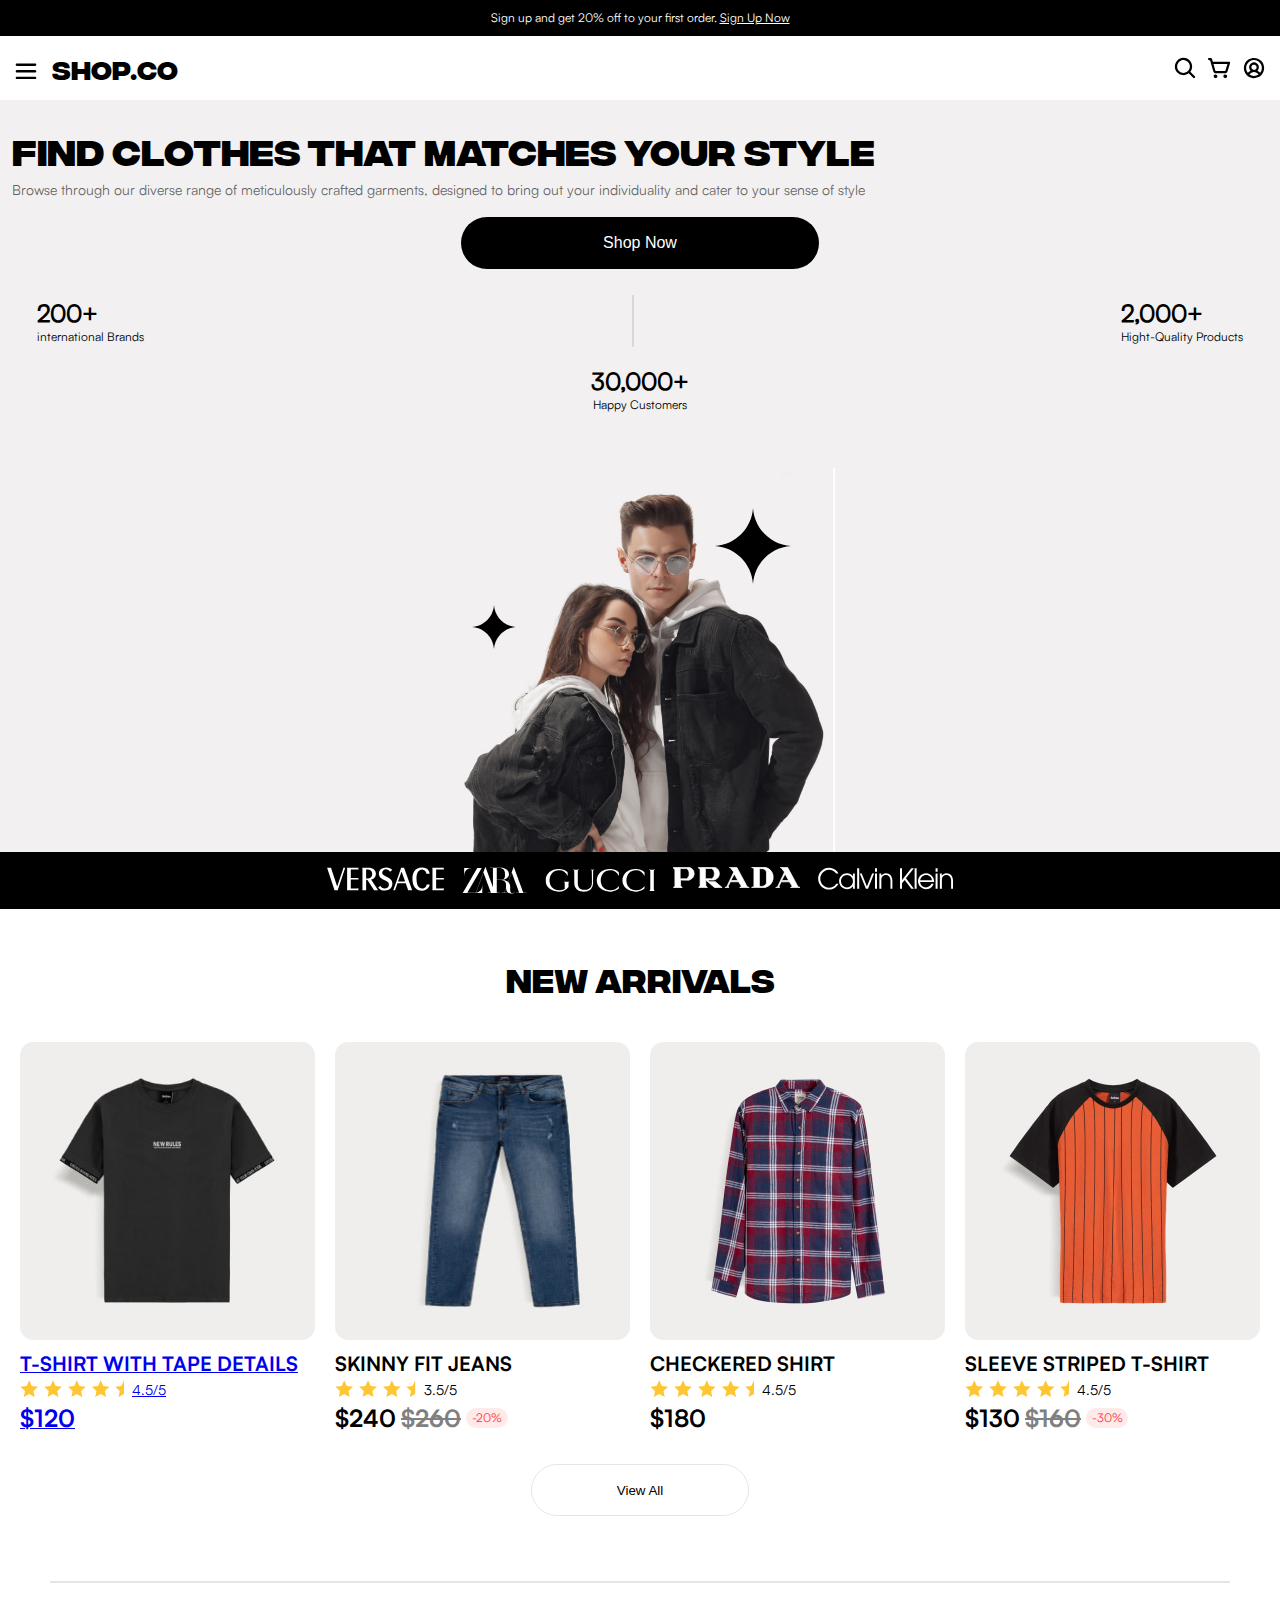
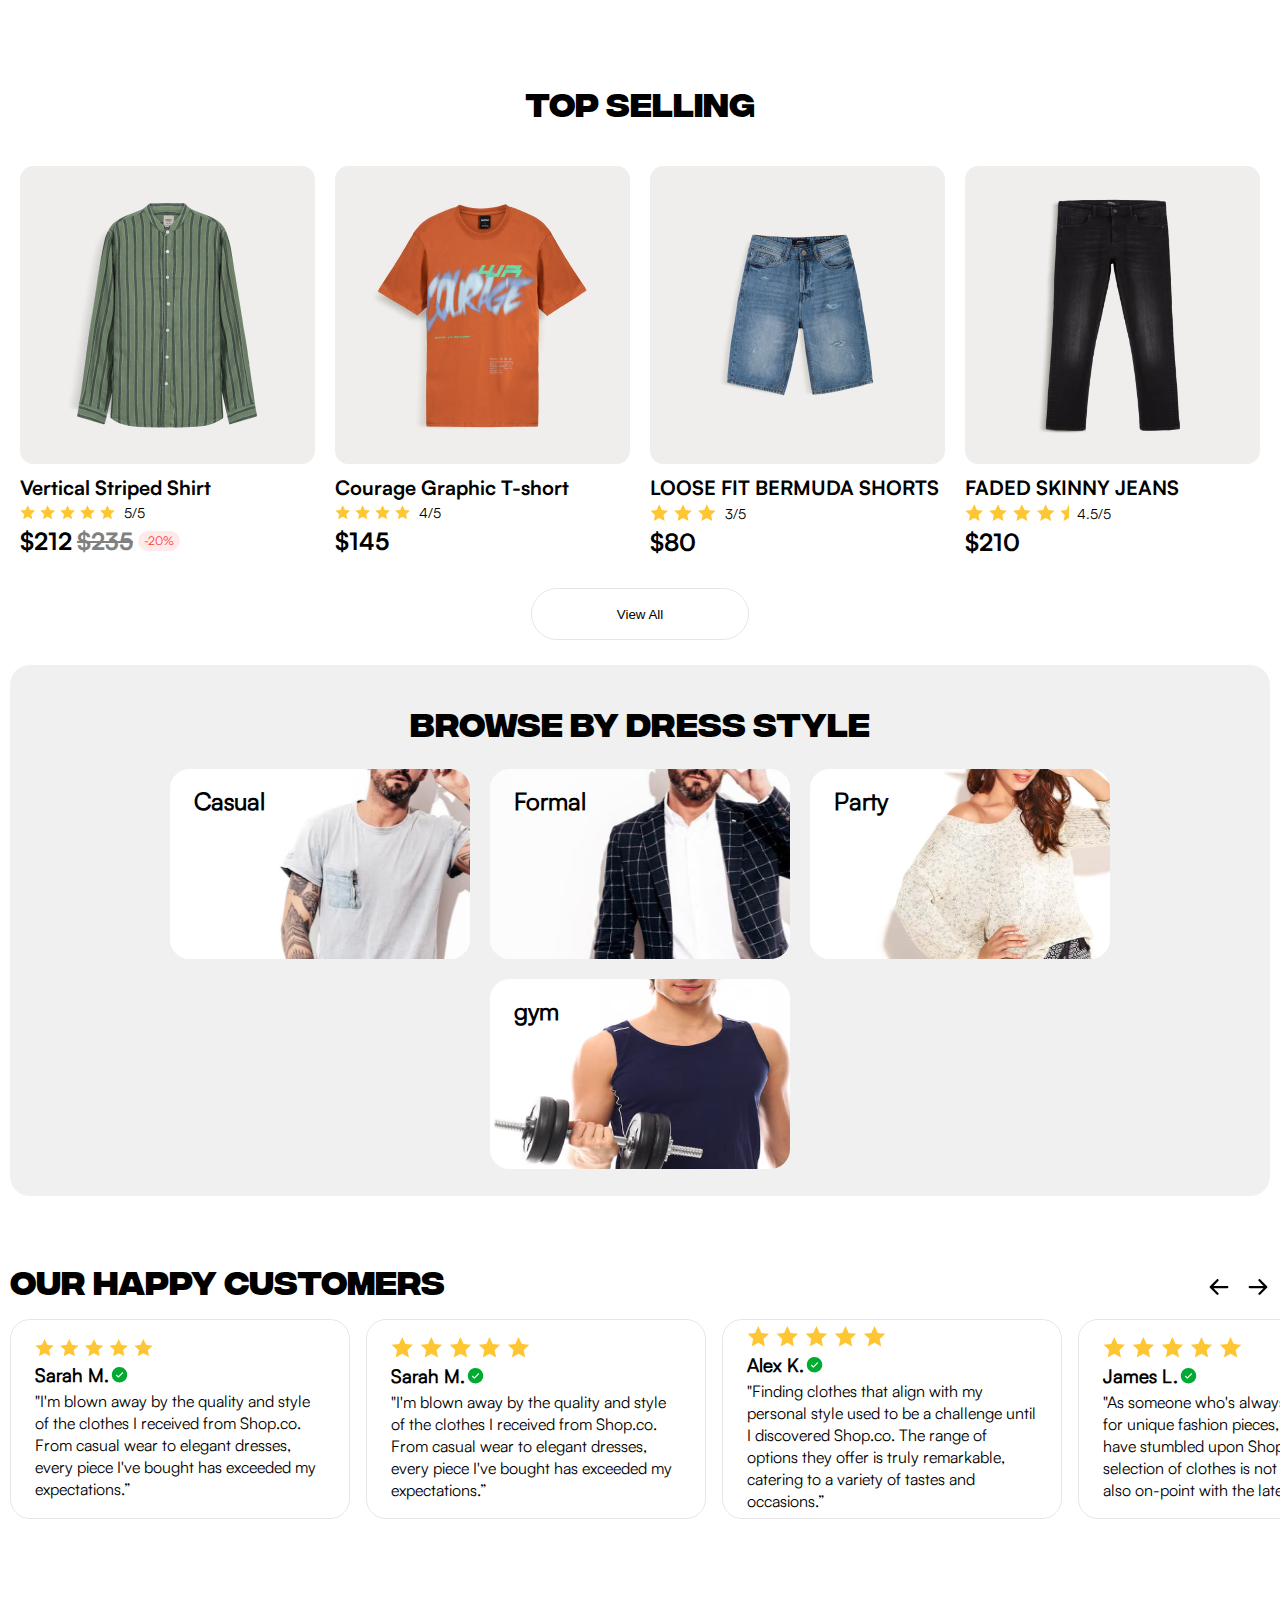
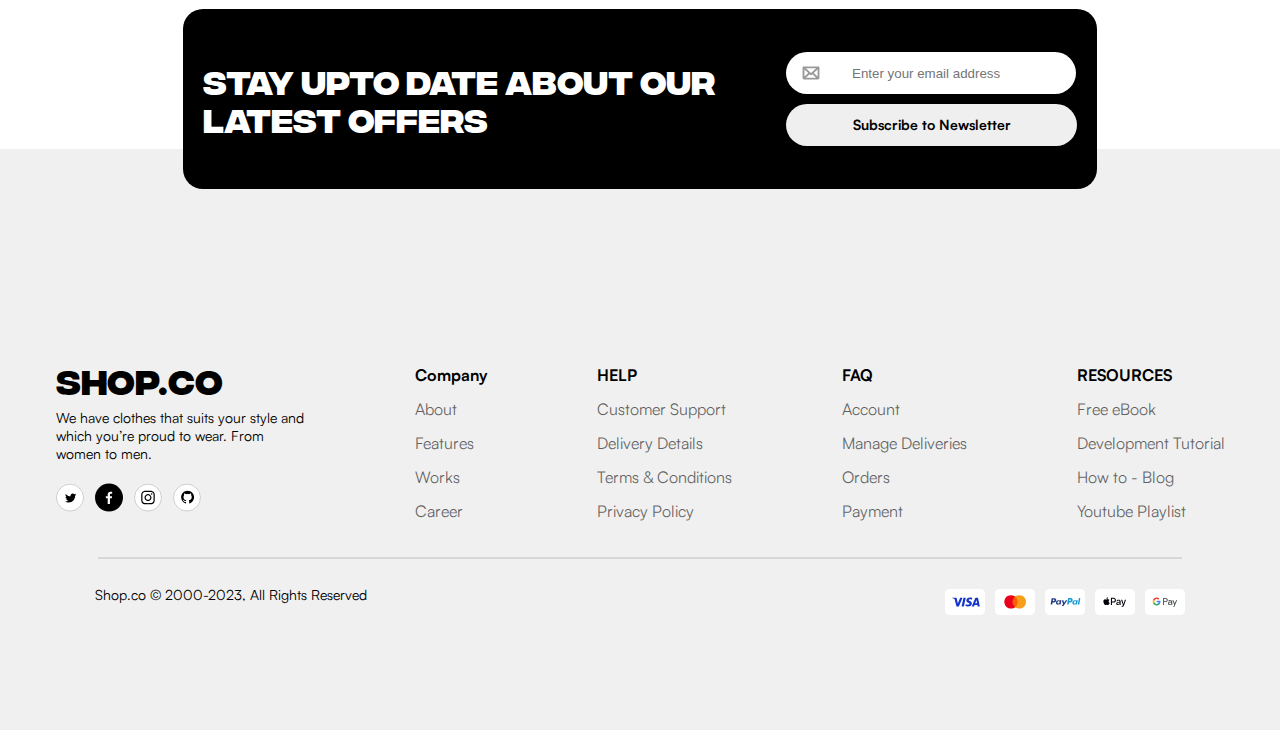
<file: index.html>
<html lang="en">
  <head>
    <meta charset="UTF-8" />
    <meta name="viewport" content="width=device-width, initial-scale=1.0" />
    <meta name="description" content="Find clothes that matches your style">
    <link rel="stylesheet" href="src/style.css" />
    <link href="https://fonts.googleapis.com/css2?family=Kanit:wght@400;700&display=swap" rel="stylesheet">
    <title>SHOP.CO</title>
  </head>
  <body>
    <header>
      <div class="offer">
        <p>
          Sign up and get 20% off to your first order. <a href="#"
            >Sign Up Now</a
          >
        </p>
        <div class="action">
          <svg width="14" height="14" viewBox="0 0 14 14" fill="none" xmlns="http://www.w3.org/2000/svg">
            <path d="M13.2882 11.9617C13.4644 12.1378 13.5633 12.3767 13.5633 12.6258C13.5633 12.8749 13.4644 13.1137 13.2882 13.2898C13.1121 13.466 12.8733 13.5649 12.6242 13.5649C12.3751 13.5649 12.1362 13.466 11.9601 13.2898L6.99997 8.32812L2.03825 13.2883C1.86213 13.4644 1.62326 13.5633 1.37418 13.5633C1.12511 13.5633 0.886243 13.4644 0.710122 13.2883C0.534002 13.1122 0.435059 12.8733 0.435059 12.6242C0.435059 12.3751 0.534002 12.1363 0.710122 11.9602L5.67184 7L0.711685 2.03828C0.535564 1.86216 0.436621 1.62329 0.436621 1.37422C0.436621 1.12515 0.535564 0.886276 0.711685 0.710156C0.887805 0.534036 1.12668 0.435092 1.37575 0.435092C1.62482 0.435092 1.86369 0.534036 2.03981 0.710156L6.99997 5.67187L11.9617 0.709374C12.1378 0.533254 12.3767 0.434311 12.6257 0.434311C12.8748 0.434311 13.1137 0.533254 13.2898 0.709374C13.4659 0.885495 13.5649 1.12437 13.5649 1.37344C13.5649 1.62251 13.4659 1.86138 13.2898 2.0375L8.32809 7L13.2882 11.9617Z" fill="white"/>
          </svg>            
        </div>
      </div>
      <nav>
        <div class="nav-content">
          <div class="nav-logo">
            <button class="mobile-menu-btn">
              <svg width="22" height="22" viewBox="0 0 20 10" class="bi-list" fill="none" xmlns="http://www.w3.org/2000/svg">
                <path d="M19.375 8C19.375 8.29837 19.2565 8.58452 19.0455 8.79549C18.8345 9.00647 18.5484 9.125 18.25 9.125H1.75C1.45163 9.125 1.16548 9.00647 0.954505 8.79549C0.743526 8.58452 0.625 8.29837 0.625 8C0.625 7.70163 0.743526 7.41548 0.954505 7.2045C1.16548 6.99353 1.45163 6.875 1.75 6.875H18.25C18.5484 6.875 18.8345 6.99353 19.0455 7.2045C19.2565 7.41548 19.375 7.70163 19.375 8ZM1.75 3.125H18.25C18.5484 3.125 18.8345 3.00647 19.0455 2.7955C19.2565 2.58452 19.375 2.29837 19.375 2C19.375 1.70163 19.2565 1.41548 19.0455 1.2045C18.8345 0.993526 18.5484 0.875 18.25 0.875H1.75C1.45163 0.875 1.16548 0.993526 0.954505 1.2045C0.743526 1.41548 0.625 1.70163 0.625 2C0.625 2.29837 0.743526 2.58452 0.954505 2.7955C1.16548 3.00647 1.45163 3.125 1.75 3.125ZM18.25 12.875H1.75C1.45163 12.875 1.16548 12.9935 0.954505 13.2045C0.743526 13.4155 0.625 13.7016 0.625 14C0.625 14.2984 0.743526 14.5845 0.954505 14.7955C1.16548 15.0065 1.45163 15.125 1.75 15.125H18.25C18.5484 15.125 18.8345 15.0065 19.0455 14.7955C19.2565 14.5845 19.375 14.2984 19.375 14C19.375 13.7016 19.2565 13.4155 19.0455 13.2045C18.8345 12.9935 18.5484 12.875 18.25 12.875Z" fill="black"/>
              </svg>
            </button>
            <a href="index.html">
              <span class="brand-name">SHOP.CO</span>
            </a>
          </div>

          <!--For lg devices-->
          <div class="nav-options">
            <ul class="menu_options">
              <li class="shop">
                Shop
                <svg width="12" height="7" viewBox="0 0 12 7" fill="none" class="menu-btn" xmlns="http://www.w3.org/2000/svg">
                  <path d="M11.5306 1.53061L6.5306 6.53061C6.46092 6.60053 6.37813 6.65601 6.28696 6.69386C6.1958 6.73172 6.09806 6.7512 5.99935 6.7512C5.90064 6.7512 5.8029 6.73172 5.71173 6.69386C5.62057 6.65601 5.53778 6.60053 5.4681 6.53061L0.468098 1.53061C0.327202 1.38972 0.248047 1.19862 0.248047 0.999362C0.248047 0.800105 0.327202 0.609009 0.468098 0.468112C0.608994 0.327216 0.800091 0.248062 0.999348 0.248062C1.19861 0.248062 1.3897 0.327216 1.5306 0.468112L5.99997 4.93749L10.4693 0.467488C10.6102 0.326592 10.8013 0.247437 11.0006 0.247437C11.1999 0.247437 11.391 0.326592 11.5318 0.467488C11.6727 0.608384 11.7519 0.79948 11.7519 0.998738C11.7519 1.198 11.6727 1.38909 11.5318 1.52999L11.5306 1.53061Z" fill="black"/>
                  </svg>
                  <div class="shop-menu hidden">
                    <ul>
                      <li class="shop-menu-option" data-goto='top-selling-section'>TOP SELLING</li>
                      <li class="shop-menu-option" data-goto='browse-section'>BROWSE BY DRESS STYLE</li>
                      <li class="shop-menu-option" data-goto='newslist'>LEATEST OFFERS</li>
                    </ul>
                  </div>
              </li>
              <li>On Sale</li>
              <li class="new-arrival-btn" data-goto="new-arrivals-section">New Arrivals</li>
              <li>Brands</li>
              <li>
                <div class="search-field">
                    <div class="search-icon">
                      <svg width="22" height="22" viewBox="0 0 22 22" fill="none" xmlns="http://www.w3.org/2000/svg">
                        <path d="M20.7958 19.2041L16.3436 14.75C17.6785 13.0104 18.3018 10.8282 18.0869 8.64606C17.872 6.46389 16.8352 4.44515 15.1866 2.99936C13.538 1.55356 11.4013 0.78898 9.20972 0.860705C7.01817 0.932429 4.93595 1.83509 3.38546 3.38558C1.83497 4.93607 0.932307 7.01829 0.860583 9.20984C0.788858 11.4014 1.55344 13.5382 2.99924 15.1867C4.44503 16.8353 6.46377 17.8722 8.64594 18.087C10.8281 18.3019 13.0103 17.6787 14.7499 16.3437L19.2058 20.8006C19.3105 20.9053 19.4347 20.9883 19.5714 21.0449C19.7081 21.1015 19.8547 21.1307 20.0027 21.1307C20.1507 21.1307 20.2972 21.1015 20.434 21.0449C20.5707 20.9883 20.6949 20.9053 20.7996 20.8006C20.9042 20.696 20.9872 20.5717 21.0439 20.435C21.1005 20.2983 21.1296 20.1517 21.1296 20.0037C21.1296 19.8557 21.1005 19.7092 21.0439 19.5725C20.9872 19.4357 20.9042 19.3115 20.7996 19.2069L20.7958 19.2041ZM3.12487 9.49999C3.12487 8.23914 3.49876 7.0066 4.19925 5.95823C4.89975 4.90987 5.89539 4.09277 7.06026 3.61026C8.22514 3.12775 9.50694 3.00151 10.7436 3.24749C11.9802 3.49347 13.1161 4.10063 14.0077 4.99219C14.8992 5.88375 15.5064 7.01966 15.7524 8.25629C15.9984 9.49292 15.8721 10.7747 15.3896 11.9396C14.9071 13.1045 14.09 14.1001 13.0416 14.8006C11.9933 15.5011 10.7607 15.875 9.49987 15.875C7.80965 15.8733 6.18915 15.201 4.99398 14.0059C3.79882 12.8107 3.12661 11.1902 3.12487 9.49999Z" fill="black" fill-opacity="0.4"/>
                      </svg>                        
                    </div>
                    <div class="search">
                      <input type="text" placeholder="Search for products..." />
                    </div>
                  </div>
                </div>
              </li>
            </ul>

          <div class="nav-btns">
            <a href="">
              <svg width="22" height="22" viewBox="0 0 22 22" fill="none" class="bi-search" xmlns="http://www.w3.org/2000/svg">
                <path d="M20.7958 19.2041L16.3436 14.75C17.6785 13.0104 18.3018 10.8282 18.0869 8.64606C17.872 6.46389 16.8352 4.44515 15.1866 2.99936C13.538 1.55356 11.4013 0.78898 9.20972 0.860705C7.01817 0.932429 4.93595 1.83509 3.38546 3.38558C1.83497 4.93607 0.932307 7.01829 0.860583 9.20984C0.788858 11.4014 1.55344 13.5382 2.99924 15.1867C4.44503 16.8353 6.46377 17.8722 8.64594 18.087C10.8281 18.3019 13.0103 17.6787 14.7499 16.3437L19.2058 20.8006C19.3105 20.9053 19.4347 20.9883 19.5714 21.0449C19.7081 21.1015 19.8547 21.1307 20.0027 21.1307C20.1507 21.1307 20.2972 21.1015 20.434 21.0449C20.5707 20.9883 20.6949 20.9053 20.7996 20.8006C20.9042 20.696 20.9872 20.5717 21.0439 20.435C21.1005 20.2983 21.1296 20.1517 21.1296 20.0037C21.1296 19.8557 21.1005 19.7092 21.0439 19.5725C20.9872 19.4357 20.9042 19.3115 20.7996 19.2069L20.7958 19.2041ZM3.12487 9.49999C3.12487 8.23914 3.49876 7.0066 4.19925 5.95823C4.89975 4.90987 5.89539 4.09277 7.06026 3.61026C8.22514 3.12775 9.50694 3.00151 10.7436 3.24749C11.9802 3.49347 13.1161 4.10063 14.0077 4.99219C14.8992 5.88375 15.5064 7.01966 15.7524 8.25629C15.9984 9.49292 15.8721 10.7747 15.3896 11.9396C14.9071 13.1045 14.09 14.1001 13.0416 14.8006C11.9933 15.5011 10.7607 15.875 9.49987 15.875C7.80965 15.8733 6.18915 15.201 4.99398 14.0059C3.79882 12.8107 3.12661 11.1902 3.12487 9.49999Z" fill="black"/>
              </svg>
            </a>
            <a href="cart.html" class="cart-container">
              <svg width="23" height="22" viewBox="0 0 23 22" fill="none" xmlns="http://www.w3.org/2000/svg">
                <path d="M9.375 19.25C9.375 19.6208 9.26503 19.9834 9.059 20.2917C8.85298 20.6 8.56014 20.8404 8.21753 20.9823C7.87492 21.1242 7.49792 21.1613 7.1342 21.089C6.77049 21.0166 6.4364 20.838 6.17417 20.5758C5.91195 20.3136 5.73337 19.9795 5.66103 19.6158C5.58868 19.2521 5.62581 18.8751 5.76773 18.5325C5.90964 18.1899 6.14996 17.897 6.45831 17.691C6.76665 17.485 7.12916 17.375 7.5 17.375C7.99728 17.375 8.47419 17.5725 8.82582 17.9242C9.17745 18.2758 9.375 18.7527 9.375 19.25ZM17.25 17.375C16.8792 17.375 16.5166 17.485 16.2083 17.691C15.9 17.897 15.6596 18.1899 15.5177 18.5325C15.3758 18.8751 15.3387 19.2521 15.411 19.6158C15.4834 19.9795 15.662 20.3136 15.9242 20.5758C16.1864 20.838 16.5205 21.0166 16.8842 21.089C17.2479 21.1613 17.6249 21.1242 17.9675 20.9823C18.3101 20.8404 18.603 20.6 18.809 20.2917C19.015 19.9834 19.125 19.6208 19.125 19.25C19.125 18.7527 18.9275 18.2758 18.5758 17.9242C18.2242 17.5725 17.7473 17.375 17.25 17.375ZM22.0753 6.08094L19.5169 14.3966C19.3535 14.9343 19.0211 15.4051 18.569 15.739C18.1169 16.0729 17.5692 16.2521 17.0072 16.25H7.77469C7.2046 16.2482 6.65046 16.0616 6.1953 15.7183C5.74015 15.3751 5.40848 14.8936 5.25 14.3459L2.04469 3.125H1.125C0.826631 3.125 0.540483 3.00647 0.329505 2.7955C0.118526 2.58452 0 2.29837 0 2C0 1.70163 0.118526 1.41548 0.329505 1.2045C0.540483 0.993526 0.826631 0.875 1.125 0.875H2.32687C2.73407 0.876258 3.12988 1.00951 3.45493 1.25478C3.77998 1.50004 4.01674 1.84409 4.12969 2.23531L4.81312 4.625H21C21.1761 4.62499 21.3497 4.6663 21.5069 4.74561C21.664 4.82492 21.8004 4.94001 21.905 5.08164C22.0096 5.22326 22.0795 5.38746 22.1091 5.56102C22.1387 5.73458 22.1271 5.91266 22.0753 6.08094ZM19.4766 6.875H5.45531L7.41375 13.7281C7.43617 13.8065 7.48354 13.8755 7.54867 13.9245C7.6138 13.9736 7.69315 14.0001 7.77469 14H17.0072C17.0875 14.0002 17.1656 13.9746 17.2303 13.927C17.2949 13.8794 17.3426 13.8123 17.3662 13.7356L19.4766 6.875Z" fill="black"/>
              </svg>
              <div class="cart-items-count hidden">
                <span class="total-items">1</span>
              </div>
            </a>
            <a href="#">
              <svg width="22" height="22" viewBox="0 0 22 22" fill="none" xmlns="http://www.w3.org/2000/svg">
                <path d="M11 0.875C8.99747 0.875 7.0399 1.46882 5.37486 2.58137C3.70981 3.69392 2.41206 5.27523 1.64572 7.12533C0.879387 8.97543 0.678878 11.0112 1.06955 12.9753C1.46023 14.9393 2.42454 16.7435 3.84055 18.1595C5.25656 19.5755 7.06066 20.5398 9.02471 20.9305C10.9888 21.3211 13.0246 21.1206 14.8747 20.3543C16.7248 19.5879 18.3061 18.2902 19.4186 16.6251C20.5312 14.9601 21.125 13.0025 21.125 11C21.122 8.3156 20.0543 5.74199 18.1562 3.84383C16.258 1.94567 13.6844 0.877978 11 0.875ZM6.45969 17.4284C6.98195 16.7143 7.66528 16.1335 8.45418 15.7331C9.24308 15.3327 10.1153 15.124 11 15.124C11.8847 15.124 12.7569 15.3327 13.5458 15.7331C14.3347 16.1335 15.0181 16.7143 15.5403 17.4284C14.2134 18.3695 12.6268 18.875 11 18.875C9.37323 18.875 7.78665 18.3695 6.45969 17.4284ZM8.375 10.25C8.375 9.73082 8.52896 9.22331 8.8174 8.79163C9.10583 8.35995 9.5158 8.0235 9.99546 7.82482C10.4751 7.62614 11.0029 7.57415 11.5121 7.67544C12.0213 7.77672 12.489 8.02673 12.8562 8.39384C13.2233 8.76096 13.4733 9.22869 13.5746 9.73789C13.6759 10.2471 13.6239 10.7749 13.4252 11.2545C13.2265 11.7342 12.8901 12.1442 12.4584 12.4326C12.0267 12.721 11.5192 12.875 11 12.875C10.3038 12.875 9.63613 12.5984 9.14385 12.1062C8.65157 11.6139 8.375 10.9462 8.375 10.25ZM17.1875 15.8694C16.4583 14.9419 15.5289 14.1914 14.4688 13.6737C15.1444 12.9896 15.6026 12.1208 15.7858 11.1769C15.9689 10.2329 15.8688 9.25583 15.498 8.36861C15.1273 7.4814 14.5024 6.72364 13.702 6.19068C12.9017 5.65771 11.9616 5.37334 11 5.37334C10.0384 5.37334 9.09833 5.65771 8.29797 6.19068C7.49762 6.72364 6.87275 7.4814 6.50198 8.36861C6.13121 9.25583 6.0311 10.2329 6.21424 11.1769C6.39739 12.1208 6.85561 12.9896 7.53125 13.6737C6.4711 14.1914 5.54168 14.9419 4.8125 15.8694C3.89661 14.7083 3.32614 13.3129 3.1664 11.8427C3.00665 10.3725 3.2641 8.88711 3.90925 7.55644C4.55441 6.22578 5.5612 5.10366 6.81439 4.31855C8.06757 3.53343 9.5165 3.11703 10.9953 3.11703C12.4741 3.11703 13.9231 3.53343 15.1762 4.31855C16.4294 5.10366 17.4362 6.22578 18.0814 7.55644C18.7265 8.88711 18.984 10.3725 18.8242 11.8427C18.6645 13.3129 18.094 14.7083 17.1781 15.8694H17.1875Z" fill="black"/>
              </svg>    
            </a>
          </div>
        </div>
      </nav>
    </header>

    <div class="nav-menu hidden">
      <ul>
        <li class="shop">
          <span class="shop-title">Shop</span>
          <svg width="12" height="7" viewBox="0 0 12 7" fill="none" class="menu-btn" xmlns="http://www.w3.org/2000/svg">
            <path d="M11.5306 1.53061L6.5306 6.53061C6.46092 6.60053 6.37813 6.65601 6.28696 6.69386C6.1958 6.73172 6.09806 6.7512 5.99935 6.7512C5.90064 6.7512 5.8029 6.73172 5.71173 6.69386C5.62057 6.65601 5.53778 6.60053 5.4681 6.53061L0.468098 1.53061C0.327202 1.38972 0.248047 1.19862 0.248047 0.999362C0.248047 0.800105 0.327202 0.609009 0.468098 0.468112C0.608994 0.327216 0.800091 0.248062 0.999348 0.248062C1.19861 0.248062 1.3897 0.327216 1.5306 0.468112L5.99997 4.93749L10.4693 0.467488C10.6102 0.326592 10.8013 0.247437 11.0006 0.247437C11.1999 0.247437 11.391 0.326592 11.5318 0.467488C11.6727 0.608384 11.7519 0.79948 11.7519 0.998738C11.7519 1.198 11.6727 1.38909 11.5318 1.52999L11.5306 1.53061Z" fill="black"/>
          </svg>
          <div class="shop-menu hidden">
            <ul>
              <li class="shop-menu-option" data-goto='top-selling-section'>TOP SELLING</li>
              <li class="shop-menu-option" data-goto='browse-section'>BROWSE BY DRESS STYLE</li>
              <li class="shop-menu-option" data-goto='newslist'>LEATEST OFFERS</li>
            </ul>
          </div>
        </li>
        <li>On Sale</li>
        <li class="new-arrival-btn" data-goto="new-arrivals-section">New Arrivals</li>
        <li>Brands</li>
      </ul>
      <hr class="nav-menu-hr">
      <div class="barnd-info">
        <div class="logo">
          <span>SHOP.CO</span>
        </div>
        <div class="copy-rights">
          Shop.co © 2000-2023, All Rights Reserved
        </div>
      </div>
    </div>

    

    <main class="main-view">
        <!--Landing section-->
        <section class="section landing-section">
          <div class="landing-content">
            <h1>FIND CLOTHES THAT MATCHES YOUR STYLE</h1>
            <p>Browse through our diverse range of meticulously crafted garments, designed to bring out your individuality and cater to your sense of style</p>
            <div class="landing-action">
              <button class="shop-btn">Shop Now</button>
            </div>
            <div class="common-info">
                <div class="international-brands">
                    <p>200+ <br><span>international Brands</span></p>
                </div>
                <hr>
                <div class="hight-quality--products">
                    <p>2,000+ <br> <span>Hight-Quality Products</span></p>
                </div> <hr class="line">
                <div class="happy-customers">
                    <p>30,000+ <br><span>Happy Customers</span></p>
                </div>
            </div>
          </div>
            <div class="landing-seciotn--img">
              <div class="img-container">
                <img src="src/img/rectagle1.jpg" alt="" class="landing-img">
                <svg width="76" height="76" viewBox="0 0 76 76" fill="none" class="star1" xmlns="http://www.w3.org/2000/svg">
                  <path d="M38 0C39.2901 20.4286 55.5712 36.71 76 38C55.5712 39.2901 39.2901 55.5712 38 76C36.71 55.5712 20.4286 39.2901 0 38C20.4286 36.71 36.71 20.4286 38 0Z" fill="black"/>
                </svg>
                <svg width="44" height="44" viewBox="0 0 44 44" fill="none" class="star2" xmlns="http://www.w3.org/2000/svg">
                  <path d="M22 0C22.7469 11.8271 32.1728 21.2531 44 22C32.1728 22.7469 22.7469 32.1728 22 44C21.2531 32.1728 11.8271 22.7469 0 22C11.8271 21.2531 21.2531 11.8271 22 0Z" fill="black"/>
                </svg>  
              </div>
            </div>
            <div class="brands">
              <svg width="117" height="24" viewBox="0 0 117 24" fill="none" xmlns="http://www.w3.org/2000/svg">
                <path fill-rule="evenodd" clip-rule="evenodd" d="M105.305 0.862209H116.736V2.68371C116.404 2.57222 116.057 2.51474 115.707 2.51349H109.135V11.025H115.527C115.987 11.025 116.395 10.9746 116.736 10.8887V12.7022C116.446 12.6343 116.047 12.5999 115.553 12.5999H109.135V21.4009H115.51C115.86 21.4009 116.277 21.35 116.736 21.2392V23.1969H105.322C105.413 22.8526 105.459 22.4979 105.458 22.1417V1.94293C105.458 1.50066 105.407 1.13476 105.305 0.862209ZM102.659 6.65867L99.3559 6.63371C99.1942 4.77776 98.1305 2.98122 95.7898 2.65026C90.7761 2.19901 89.3629 7.70544 89.4907 11.7318C89.619 15.6129 90.2394 21.5796 95.4149 21.5796C97.5858 21.5796 99.6709 19.3493 99.6025 17.4684L102.659 17.4434C102.437 21.3245 97.9857 23.5713 95.8662 23.6482C88.6231 23.8953 85.5921 19.0687 85.4393 12.1821C85.3036 5.94434 87.8569 0.402466 95.0151 0.402466C101.143 0.487825 102.327 4.11386 102.659 6.65867ZM51.1458 20.6601L53.3337 18.8301C54.4738 20.7115 55.4103 21.5706 57.6746 21.5706C59.9723 21.5706 61.9051 20.1749 61.9051 17.707C61.9051 16.4895 61.4109 15.4936 60.4325 14.7449C59.9892 14.3954 58.8661 13.7914 57.0955 12.9488C54.4484 11.6809 51.8696 10.0291 51.8696 6.71008C51.8696 2.52198 55.4273 0.675017 59.1806 0.538242C61.4024 0.453382 64.1604 1.67986 65.275 3.05809L63.0537 4.76878C62.6575 4.02944 62.0685 3.41118 61.3492 2.97964C60.6299 2.54811 59.8072 2.3194 58.9684 2.31781C56.1336 2.31781 53.8868 5.6034 56.2359 7.86768C56.8314 8.44622 58.0494 9.16105 59.9049 10.0121C62.8665 11.3999 65.3943 13.0591 65.3943 16.7281C65.3943 17.996 65.0624 19.1791 64.407 20.2603C63.0881 22.4392 60.8833 23.5289 57.8023 23.5289C54.2612 23.5289 53.5638 22.7202 51.1458 20.6601ZM19.9766 0.862209H31.3983V2.68371C31.0665 2.57226 30.719 2.51479 30.369 2.51349H23.7983V11.025H30.1903C30.65 11.025 31.0589 10.9746 31.3988 10.8887V12.7022C31.1093 12.6343 30.7094 12.5999 30.2247 12.5999H23.7983V21.4009H30.1733C30.5223 21.4009 30.9396 21.35 31.3988 21.2392V23.1969H19.9941C20.0775 22.8513 20.1202 22.4972 20.1214 22.1417V1.94293C20.1214 1.50066 20.07 1.13476 19.9766 0.862209ZM0 0.862209H4.15366V1.06687C4.15366 1.25406 4.21306 1.50066 4.3154 1.81564L10.1708 19.4431L16.1804 1.73877C16.2737 1.44126 16.3251 1.15173 16.3251 0.862209H18.3423C18.1381 1.21962 17.9849 1.5351 17.891 1.81564L11.0303 22.2864C10.9625 22.4821 10.9031 22.7886 10.8521 23.1974H7.44724C7.39579 22.888 7.31899 22.5833 7.21762 22.2864L0.493687 1.97737C0.338365 1.60282 0.17644 1.23104 0.00798685 0.862209H0ZM44.1154 12.5065C46.8389 11.9699 48.9245 9.88485 48.9245 6.90576C48.9245 2.99819 45.6558 0.86171 41.9959 0.86171H35.3059C35.3992 1.20265 35.4506 1.56006 35.4506 1.93444V22.1237C35.4506 22.558 35.3992 22.9239 35.3059 23.1964H39.2893C39.1919 22.8472 39.1432 22.4862 39.1446 22.1237V12.847L40.421 12.9833L47.0945 23.1964H51.1034L44.1154 12.5065ZM43.426 10.8043C42.7027 11.3145 41.8341 11.5696 40.8383 11.5696H39.1361V2.48903H40.6596C41.9624 2.48903 42.9748 2.812 43.6986 3.45843C44.6859 4.35296 45.1881 5.56147 45.1881 7.07648C45.1881 8.71079 44.6006 9.95374 43.426 10.8048M84.7754 22.2695L77.3367 1.60299C77.254 1.36404 77.2053 1.11469 77.1919 0.862209H73.9737C73.9737 1.12627 73.9313 1.40681 73.829 1.68785L66.6203 22.2695C66.526 22.5665 66.3732 22.8735 66.1691 23.1969H68.2457C68.2377 22.8565 68.2801 22.5415 68.3739 22.2695L70.5094 16.2H78.7234L80.8344 22.27C80.9452 22.6009 80.9962 22.9074 80.9962 23.1969H85.3036C85.056 22.848 84.8778 22.533 84.7754 22.2695ZM71.0715 14.5572L74.5443 4.47127L78.1109 14.5572H71.0715Z" fill="white"/>
              </svg>
              <svg width="65" height="27" viewBox="0 0 65 27" fill="none" xmlns="http://www.w3.org/2000/svg">
                  <g clip-path="url(#clip0_202_74)">
                  <path d="M61.2723 25.852L51.8186 0.0227119L51.8121 0.00561523H51.6255L49.6788 5.31343L46.1347 14.9765L46.1264 14.9688C44.898 13.8932 43.1651 13.2209 40.9825 12.9705L40.3169 12.9023L40.9772 12.8183C44.5764 12.1765 46.9958 9.92072 46.9958 7.20299C46.9958 3.47617 43.4636 0.874885 38.4038 0.874885H27.8763V1.06358H30.9353V20.3207L23.5061 0.0226486L23.4994 0.00561523H23.3128L21.366 5.31343L13.8573 25.7855L13.8111 25.7908C13.6828 25.8065 13.5559 25.819 13.4303 25.8284C13.2415 25.8431 13.0537 25.8519 12.8653 25.8519H5.27843L19.7001 1.06352L19.8073 0.877228H2.16903V8.54539H2.35618C2.38936 4.81034 4.58132 1.06352 9.42428 1.06352H15.2669L0.736328 26.0376H20.3119V18.691H20.1247C20.0992 21.9464 18.2395 25.0385 14.1956 25.7367L14.067 25.7585L17.1468 17.358H25.7743L28.883 25.852H25.8164V26.0377H37.853V25.852H34.7732V13.0393H38.3268C41.9432 13.0393 44.0173 14.6426 44.0173 17.4367V19.7094C44.0173 19.9599 44.0344 20.326 44.0534 20.6322V20.6434L42.1433 25.8507H39.6481V26.0365H44.8132V25.8507H42.3448L44.0842 21.1089C44.0878 21.1547 44.0896 21.1824 44.0896 21.1824L44.1376 21.6096L44.1838 21.8923C44.474 23.6408 45.1479 24.9262 46.1862 25.7126L46.3355 25.8202C47.1243 26.3644 48.1046 26.64 49.2506 26.64C50.7686 26.64 51.7807 26.2645 52.6164 25.3806L52.5069 25.2783C51.7369 25.9835 51.0907 26.2692 50.2811 26.2692C48.9017 26.2692 48.1798 24.6088 48.1798 22.9714V19.787C48.1871 18.9969 48.0624 18.211 47.8108 17.4614L47.7765 17.3626V17.3591H54.0869L57.1957 25.8531H54.129V26.0388H64.5452V25.8531L61.2723 25.852ZM17.2155 17.1722L21.4656 5.58501L25.7062 17.1722H17.2155ZM34.775 12.8529V1.06352H37.4875C41.111 1.06352 43.024 3.20111 43.024 7.24301C43.024 11.5417 41.9259 12.8529 38.3268 12.8529H34.775ZM47.7029 17.1722L47.6846 17.1264C47.4041 16.4486 46.9958 15.8302 46.4816 15.3044L46.304 15.128L46.285 15.1104L49.7758 5.58501L54.0164 17.1722H47.7029Z" fill="white"/>
                  </g>
                  <defs>
                  <clipPath id="clip0_202_74">
                  <rect width="63.8088" height="26.6454" fill="white" transform="translate(0.736328)"/>
                  </clipPath>
                  </defs>
                </svg>
                <svg width="110" height="26" viewBox="0 0 110 26" fill="none" xmlns="http://www.w3.org/2000/svg">
                    <g clip-path="url(#clip0_202_76)">
                    <path d="M99.6324 8.62006L99.428 8.6847C98.6332 7.04145 97.4976 5.73335 96.0213 4.76038C94.5678 3.7874 92.7396 3.30091 90.5365 3.30091C89.3102 3.30091 88.1405 3.54955 87.0277 4.04682C85.9148 4.52253 84.9383 5.20361 84.0979 6.09007C83.2803 6.95493 82.6217 8.00358 82.122 9.23602C81.6224 10.4685 81.3726 11.8306 81.3726 13.3225C81.3726 14.8144 81.6224 16.1765 82.122 17.409C82.6217 18.6414 83.2803 19.7008 84.0979 20.5873C84.9383 21.4522 85.9148 22.1225 87.0277 22.5982C88.1405 23.0738 89.3102 23.3116 90.5366 23.3116C92.7169 23.3116 94.4883 22.9873 95.851 22.3387C97.2364 21.6684 98.4061 20.6522 99.3599 19.2901L99.5643 19.3547L99.4964 21.4304C98.9741 21.9493 98.3722 22.4142 97.6909 22.8249C97.0096 23.2141 96.2715 23.5493 95.4766 23.8304C94.7044 24.0898 93.8981 24.2844 93.0578 24.4141C92.2175 24.5656 91.3772 24.6414 90.5369 24.6414C88.7881 24.6414 87.1188 24.3711 85.529 23.8305C83.9393 23.29 82.5425 22.5332 81.3388 21.5603C80.1351 20.5657 79.1813 19.3765 78.4772 17.9927C77.7731 16.5873 77.4211 15.0306 77.4211 13.3225C77.4211 11.6144 77.7731 10.0684 78.4772 8.68467C79.1813 7.27924 80.1351 6.07924 81.3388 5.08468C82.5425 4.09007 83.9392 3.33331 85.529 2.8144C87.1188 2.27385 88.7881 2.00357 90.5369 2.00357C91.3772 2.00357 92.2175 2.06843 93.0578 2.19816C93.8981 2.32789 94.7044 2.5333 95.4766 2.8144C96.2715 3.07386 97.0096 3.409 97.6909 3.81982C98.3722 4.20901 98.9741 4.66306 99.4964 5.18197L99.6324 8.62006ZM24.5623 14.8147C24.3126 14.9227 24.0741 15.0633 23.8469 15.2365C23.6196 15.4093 23.506 15.6472 23.506 15.95V19.9392C22.4159 21.4311 21.0191 22.5878 19.3158 23.4095C17.6124 24.2311 15.7274 24.6419 13.6606 24.6419C11.9119 24.6419 10.2426 24.3716 8.65283 23.8311C7.06305 23.2905 5.66631 22.5338 4.4626 21.5608C3.2589 20.5662 2.30503 19.3771 1.60096 17.9933C0.896934 16.5879 0.544922 15.0311 0.544922 13.323C0.544922 11.6149 0.896934 10.069 1.60096 8.6852C2.30503 7.27977 3.2589 6.07978 4.4626 5.08521C5.66631 4.0906 7.06305 3.33385 8.65283 2.81496C10.2426 2.27439 11.9119 2.0041 13.6606 2.0041C14.501 2.0041 15.3413 2.06896 16.1816 2.19869C17.0219 2.32842 17.8282 2.53383 18.6004 2.81493C19.3953 3.07439 20.1334 3.40953 20.8147 3.82036C21.496 4.20954 22.0979 4.66359 22.6203 5.18251L22.7568 8.62031L22.5524 8.68495C21.7575 7.04169 20.6219 5.73357 19.1457 4.76061C17.6922 3.78762 15.8639 3.30113 13.6609 3.30113C12.4345 3.30113 11.2649 3.54978 10.1521 4.04707C9.03919 4.52276 8.06259 5.20384 7.22226 6.0903C6.40464 6.95517 5.74603 8.00383 5.24642 9.23627C4.74674 10.4687 4.4969 11.8309 4.4969 13.3227C4.4969 14.793 4.73537 16.1443 5.21233 17.3768C5.71199 18.6092 6.37062 19.6687 7.18823 20.5552C8.02852 21.42 9.0051 22.1011 10.118 22.5984C11.2308 23.074 12.4118 23.3119 13.6609 23.3119C16.0229 23.3119 18.0442 22.8795 19.7248 22.0146V15.9498C19.7248 15.6472 19.6 15.4093 19.3503 15.2362C19.1231 15.0634 18.8959 14.9228 18.6689 14.8144L18.7001 14.6524C18.8135 14.6722 19.0179 14.6938 19.3133 14.7171C19.6087 14.7369 19.9153 14.7584 20.2331 14.7817H23.163C23.4356 14.7619 23.6967 14.7404 23.9466 14.7171C24.1963 14.6973 24.3893 14.6758 24.5255 14.6524L24.5623 14.8147ZM49.2373 2.68495C49.0101 2.79293 48.783 2.93353 48.556 3.10676C48.3288 3.27961 48.2039 3.60393 48.1815 4.07973C48.1607 4.59864 48.1381 5.25811 48.1136 6.05812C48.1136 6.83651 48.1032 7.72298 48.0824 8.71752C48.0824 9.71215 48.072 10.7932 48.0513 11.9608V15.5932C48.0305 16.9986 47.8487 18.1986 47.506 19.1932C47.1653 20.1878 46.7111 21.0202 46.1433 21.6905C45.5983 22.3608 44.9851 22.8905 44.3037 23.2797C43.6451 23.6689 42.9864 23.9608 42.3278 24.1554C41.6919 24.3717 41.0901 24.5014 40.5223 24.5445C39.9545 24.6094 39.5116 24.6418 39.1937 24.6418C37.8992 24.6418 36.65 24.4797 35.4463 24.1554C34.2426 23.8528 33.1865 23.3555 32.2781 22.6635C31.3696 21.9716 30.6429 21.0743 30.0978 19.9716C29.5528 18.8689 29.2802 17.5284 29.2802 15.95V12.2851V8.91212C29.2802 7.87427 29.2698 6.94455 29.2491 6.12295C29.2491 5.2797 29.2387 4.59861 29.2179 4.0797C29.1971 3.60401 29.0723 3.27969 28.8434 3.10674C28.6161 2.9339 28.389 2.79329 28.162 2.68492L28.1932 2.52296C28.3066 2.54273 28.4884 2.56428 28.7385 2.5876C29.011 2.60737 29.2836 2.62892 29.5561 2.65224C29.8515 2.65224 30.1354 2.66213 30.4078 2.6819H31.6342C31.9067 2.66213 32.1906 2.65224 32.4858 2.65224C32.7812 2.63246 33.0538 2.61092 33.3034 2.5876C33.576 2.56782 33.7689 2.54628 33.8824 2.52296L33.9135 2.68492C33.6638 2.7929 33.4254 2.9335 33.1981 3.10674C32.9937 3.27958 32.8801 3.6039 32.8572 4.0797C32.8365 4.59861 32.8138 5.2797 32.7893 6.12295V15.9499C32.7893 18.3067 33.3685 20.0472 34.5267 21.1715C35.685 22.2959 37.3997 22.858 39.6709 22.858C40.3295 22.858 41.0789 22.7823 41.9193 22.6308C42.7596 22.458 43.5432 22.112 44.2699 21.593C45.0194 21.0741 45.6439 20.3389 46.1436 19.3876C46.6659 18.4362 46.9271 17.1714 46.9271 15.593C46.9271 13.8849 46.9167 12.4255 46.896 11.2147C46.896 9.98224 46.8856 8.93359 46.8648 8.06871C46.8648 7.18224 46.8544 6.42548 46.8337 5.79844C46.8129 5.17143 46.7902 4.59847 46.7657 4.07953C46.7449 3.60384 46.6201 3.27952 46.3912 3.10657C46.1639 2.93373 45.9368 2.79311 45.7098 2.68473L45.741 2.52279C45.9907 2.56588 46.2746 2.60919 46.5927 2.65271C46.9105 2.67249 47.2057 2.68238 47.4784 2.68238C47.7281 2.68238 48.012 2.67249 48.3301 2.65271C48.6707 2.60962 48.966 2.56631 49.2159 2.52279L49.2373 2.68495ZM73.9574 8.62006L73.753 8.6847C72.9581 7.04145 71.8225 5.73335 70.3463 4.76038C68.8928 3.7874 67.0645 3.30091 64.8616 3.30091C63.6351 3.30091 62.4655 3.54955 61.3526 4.04682C60.2398 4.52253 59.2632 5.20361 58.4229 6.09007C57.6053 6.95493 56.9467 8.00358 56.447 9.23602C55.9474 10.4685 55.6976 11.8306 55.6976 13.3225C55.6976 14.8144 55.9474 16.1765 56.447 17.409C56.9467 18.6414 57.6053 19.7008 58.4229 20.5873C59.2632 21.4522 60.2398 22.1225 61.3527 22.5982C62.4655 23.0738 63.6352 23.3116 64.8616 23.3116C67.0419 23.3116 68.8133 22.9873 70.176 22.3387C71.5614 21.6684 72.731 20.6522 73.6849 19.2901L73.8893 19.3547L73.8214 21.4304C73.299 21.9493 72.6971 22.4141 72.0158 22.8249C71.3344 23.2141 70.5963 23.5492 69.8014 23.8303C69.0293 24.0898 68.223 24.2844 67.3826 24.4141C66.5423 24.5656 65.702 24.6413 64.8617 24.6413C63.1129 24.6413 61.4437 24.3711 59.8539 23.8305C58.2641 23.29 56.8674 22.5332 55.6637 21.5602C54.4599 20.5657 53.5061 19.3765 52.8021 17.9927C52.098 16.5873 51.746 15.0306 51.746 13.3224C51.746 11.6143 52.098 10.0684 52.8021 8.68464C53.5061 7.27921 54.4599 6.07922 55.6637 5.08465C56.8674 4.09004 58.2641 3.33329 59.8539 2.81437C61.4437 2.27382 63.113 2.00354 64.8617 2.00354C65.702 2.00354 66.5423 2.0684 67.3827 2.19813C68.223 2.32786 69.0293 2.53327 69.8014 2.81437C70.5963 3.07383 71.3344 3.40897 72.0158 3.8198C72.6971 4.20898 73.299 4.66303 73.8213 5.18195L73.9574 8.62006ZM109.9 24.0903C109.787 24.0705 109.594 24.049 109.321 24.0257C109.072 24.0257 108.799 24.0158 108.504 23.996C108.208 23.996 107.925 23.9861 107.652 23.9663H105.608C105.336 23.9861 105.063 24.0076 104.791 24.031C104.541 24.0507 104.348 24.0723 104.212 24.0956L104.181 23.9656C104.408 23.8577 104.635 23.7171 104.862 23.5438C105.089 23.371 105.214 23.0467 105.236 22.5709C105.257 22.0519 105.268 21.5114 105.268 20.9493C105.288 20.3871 105.299 19.7492 105.299 19.0357V16.6033V13.3276V10.052V7.58713C105.299 6.87362 105.288 6.24659 105.268 5.70604C105.268 5.14388 105.257 4.60334 105.236 4.08443C105.216 3.60874 105.091 3.28442 104.862 3.11147C104.635 2.91687 104.408 2.76558 104.181 2.65758L104.212 2.52769C104.348 2.57078 104.541 2.60321 104.791 2.62498C105.063 2.62498 105.336 2.63487 105.608 2.65465C105.904 2.67442 106.188 2.68431 106.46 2.68431H107.652C107.925 2.66453 108.209 2.65465 108.504 2.65465C108.799 2.63487 109.072 2.61332 109.321 2.59C109.594 2.57023 109.787 2.54868 109.9 2.52536L109.931 2.65532C109.682 2.76329 109.443 2.91458 109.216 3.10917C109.012 3.28201 108.898 3.60633 108.875 4.08213C108.854 4.60105 108.832 5.14158 108.807 5.70374V20.947C108.828 21.5091 108.851 22.0497 108.875 22.5686C108.896 23.0443 109.01 23.3686 109.216 23.5415C109.443 23.7144 109.682 23.855 109.931 23.9633L109.9 24.0903Z" fill="white"/>
                    </g>
                    <defs>
                    <clipPath id="clip0_202_76">
                    <rect width="109.387" height="25.2431" fill="white" transform="translate(0.544922 0.701172)"/>
                    </clipPath>
                    </defs>
                  </svg>
                  <svg width="127" height="21" viewBox="0 0 127 21" fill="none" xmlns="http://www.w3.org/2000/svg">
                      <g clip-path="url(#clip0_202_78)">
                      <path fill-rule="evenodd" clip-rule="evenodd" d="M0 0.591732L1.91951 2.76177V18.6444L0.496854 20.7226L9.20973 20.736L7.63931 18.8237L7.47624 13.1039L15.8773 13.1496C18.4238 12.2997 21.0415 10.4878 21.1672 6.8247C21.1271 3.27485 18.9651 0.998025 16.455 0.545043L0 0.591732ZM7.16493 1.60746V11.811L13.6106 11.8577C15.0773 10.6721 16.1891 9.76411 16.1446 6.91758C16.1236 4.59655 15.6349 2.57253 13.4772 1.60796L7.16493 1.60746ZM25.1994 0.476003L27.119 2.64654V18.5292L25.6963 20.6084L34.4087 20.6208L32.8383 18.7085L32.6752 12.9886H32.7101L41.7113 20.6853L49.1814 20.6243L42.3636 14.7126H36.672L34.666 12.9996L41.0763 13.0343C43.6227 12.1845 46.2399 10.3726 46.3662 6.70947C46.3265 3.16012 44.1645 0.882792 41.654 0.430307L25.1994 0.476003ZM32.3639 1.49173V11.6952L38.8096 11.7419C40.2767 10.5563 41.3881 9.64839 41.3436 6.80136C41.3226 4.48082 40.8338 2.45631 38.6762 1.49173H32.3639ZM56.3731 0.453155H63.8857L73.6649 18.6444C74.0882 20.0491 75.354 19.8757 76.1989 20.4916H66.7305L68.1532 20.0456L68.0642 18.6911L65.6192 14.7663L57.3065 14.813L55.5286 18.5992C55.4693 19.0299 55.0097 19.3567 55.3507 19.8916L56.0178 20.5378L51.9282 20.4454L53.7066 19.8916L60.4182 5.71708V4.74704L57.5825 0.954812L56.3731 0.453155ZM57.8321 13.5171L61.2847 6.96427L64.8794 13.4804L57.8321 13.5171ZM107.174 0.49289H114.686L124.466 18.6842C124.889 20.0888 126.155 19.9155 127 20.5314H117.531L118.954 20.0843L118.865 18.7299L116.42 14.806L108.108 14.8527L106.33 18.638C106.27 19.0696 105.811 19.3964 106.151 19.9314L106.818 20.5776L102.729 20.4852L104.508 19.9314L111.219 5.75682V4.78628L108.384 0.994548L107.174 0.49289ZM108.633 13.5573L112.086 7.0045L115.681 13.5196L108.633 13.5573ZM78.797 0.263916L92.1801 0.337923C96.4896 1.34968 99.2317 3.98909 100.082 8.59342L100.046 12.1845C99.2603 16.2871 96.6857 19.1178 92.1447 20.5507L78.7258 20.5885L78.7239 20.1539C80.7639 19.9994 80.9269 19.766 80.9322 18.5521V2.18859C80.9093 1.29107 80.7304 0.732295 78.7612 0.670705L78.797 0.263916ZM86.4043 1.66409L86.3914 19.3681C88.1564 19.3741 89.6877 19.54 90.5527 19.0974C92.5129 18.1999 93.4234 16.8216 93.5066 15.5267L93.4597 5.07287C93.4602 3.40052 91.6497 2.21988 90.6044 1.91243C89.8569 1.63478 88.3654 1.62336 86.4043 1.66409Z" fill="white" stroke="white" stroke-width="0.718154" stroke-miterlimit="2.613"/>
                      </g>
                      <defs>
                      <clipPath id="clip0_202_78">
                      <rect width="127" height="21" fill="white"/>
                      </clipPath>
                      </defs>
                    </svg>
                    <svg width="135" height="23" viewBox="0 0 135 23" fill="none" xmlns="http://www.w3.org/2000/svg">
                        <path fill-rule="evenodd" clip-rule="evenodd" d="M11.0113 20.6763C6.29109 20.6763 2.26205 16.395 2.26205 11.7252C2.26205 7.07275 6.20676 2.70639 10.9775 2.70639C14.1135 2.70639 16.3716 4.22359 18.2096 6.60065H20.5189C19.8277 5.35302 19.086 4.20701 17.9566 3.31327C16.0177 1.74562 13.5059 0.818726 11.0113 0.818726C5.02688 0.818726 0.155273 5.75808 0.155273 11.7087C0.155273 17.6758 5.09463 22.5647 11.0452 22.5647C13.4727 22.5647 15.8498 21.6717 17.7548 20.1711C18.9519 19.2103 19.7945 17.9627 20.6039 16.6812H18.2946C16.4732 19.0582 14.1474 20.6763 11.0113 20.6763ZM34.9492 9.29773C33.4997 7.42664 31.527 6.24675 29.0829 6.24675C24.7 6.24675 21.0926 9.80442 21.0926 14.1874C21.0926 18.5696 24.7173 22.1604 29.0829 22.1604C31.6286 22.1604 33.3981 21.098 34.9492 19.1426V21.8058H36.8541V6.61722H34.9492V9.29773ZM28.982 20.4068C25.6269 20.4068 22.9802 17.4906 22.9802 14.2039C22.9802 10.9331 25.6103 8.00036 28.982 8.00036C32.3364 8.00036 34.9492 10.9338 34.9492 14.2039C34.9492 17.4906 32.3191 20.4068 28.982 20.4068ZM39.1634 21.8058H41.2039V1.25623H39.1634V21.8058ZM48.9074 19.3948L43.7489 6.61722H41.7257L47.9127 21.8058H49.969L56.1395 6.61722H54.1502L48.9074 19.3948ZM56.982 21.8058H59.0218V6.61722H56.982V21.8058ZM56.982 4.66181H59.0218V1.25623H56.982V4.66181ZM67.8049 6.24603C65.8827 6.24603 64.5176 7.25798 63.2533 8.60652V6.61722H61.365V21.8058H63.3708V12.5505C63.3543 10.1064 65.3767 7.99964 67.8381 7.99964C70.9222 7.99964 72.4733 10.6801 72.4733 13.445V21.8065H74.361V13.445C74.3617 9.50026 72.0531 6.24603 67.8049 6.24603ZM93.2931 1.25623L84.0213 13.0399V1.25623H82.0154V21.8058H84.0213V16.1586L86.6513 12.8885L93.3436 21.8058H95.89L87.9321 11.2697L95.89 1.25623H93.2931ZM96.6309 21.8058H98.621V1.25623H96.6309V21.8058ZM115.09 10.4437C113.708 7.86414 110.943 6.24603 108.026 6.24603C103.678 6.24603 100.002 9.87073 100.002 14.2198C100.002 18.602 103.711 22.1597 108.061 22.1597C110.134 22.1597 112.175 21.3337 113.674 19.9008C114.585 19.0409 115.124 17.962 115.612 16.8325H113.472C112.392 18.94 110.488 20.4061 108.025 20.4061C106.526 20.4061 105.059 19.7992 103.947 18.7706C102.8 17.7263 102.295 16.444 102.075 14.9276H116.085C116.086 13.3433 115.866 11.8261 115.09 10.4437ZM102.143 13.1747C102.752 10.3262 104.992 7.99964 108.061 7.99964C110.64 7.99964 113.405 9.58459 114.012 13.1747H102.143ZM117.569 21.8058H119.574V6.61722H117.569V21.8058ZM117.569 4.72956H119.574V1.25623H117.569V4.72956ZM128.392 6.24603C126.435 6.24603 125.07 7.25798 123.788 8.60652V6.61722H121.867V21.8058H123.89V12.5505C123.873 10.0898 125.947 7.99964 128.424 7.99964C131.493 7.99964 133.112 10.6801 133.112 13.445V21.8065H135V13.445C135 9.50026 132.656 6.24603 128.392 6.24603Z" fill="white"/>
                    </svg>
            </div>
        </section>

        <!--new arrivals section-->
        <section class="new-arrivals-section">
          <h1>NEW ARRIVALS</h1>
          <div class="products">
            <div class="product">
              <a href="product.html">
                <img src="src/img/t-shirt-product.jpg" alt="t-shirtProduct" class="product__img"> <br>
                <span class="product__name">T-SHIRT WITH TAPE DETAILS</span><br>
                <span class="product__rate">
                    <svg width="104" height="19" viewBox="0 0 104 19" fill="none" xmlns="http://www.w3.org/2000/svg">
                      <path d="M9.24494 0.255005L11.8641 5.89491L18.0374 6.6431L13.4829 10.8769L14.679 16.9793L9.24494 13.956L3.8109 16.9793L5.00697 10.8769L0.452479 6.6431L6.62573 5.89491L9.24494 0.255005Z" fill="#FFC633"/>
                      <path d="M33.0467 0.255005L35.6659 5.89491L41.8392 6.6431L37.2847 10.8769L38.4807 16.9793L33.0467 13.956L27.6127 16.9793L28.8087 10.8769L24.2542 6.6431L30.4275 5.89491L33.0467 0.255005Z" fill="#FFC633"/>
                      <path d="M56.8489 0.255005L59.4681 5.89491L65.6414 6.6431L61.0869 10.8769L62.283 16.9793L56.8489 13.956L51.4149 16.9793L52.611 10.8769L48.0565 6.6431L54.2297 5.89491L56.8489 0.255005Z" fill="#FFC633"/>
                      <path d="M80.6507 0.255005L83.2699 5.89491L89.4432 6.6431L84.8887 10.8769L86.0847 16.9793L80.6507 13.956L75.2167 16.9793L76.4127 10.8769L71.8582 6.6431L78.0315 5.89491L80.6507 0.255005Z" fill="#FFC633"/>
                      <path d="M98.5659 16.9793L104 13.956V0.255005L101.381 5.89491L95.2075 6.6431L99.762 10.8769L98.5659 16.9793Z" fill="#FFC633"/>
                    </svg>
                    4.5/5
                  </span>
                <span class="product__price">$120</span>
              </a>
            </div>
            <div class="product">
                <img src="src/img/pants-product.jpg" class="product__img" alt="pants-product"><br>
              <span class="product__name">SKINNY FIT JEANS</span><br>
                <span class="product__rate">
                  <svg width="81" height="19" viewBox="0 0 81 19" fill="none" xmlns="http://www.w3.org/2000/svg">
                    <path d="M9.24494 0.255005L11.8641 5.89491L18.0374 6.6431L13.4829 10.8769L14.679 16.9793L9.24494 13.956L3.8109 16.9793L5.00697 10.8769L0.452479 6.6431L6.62573 5.89491L9.24494 0.255005Z" fill="#FFC633"/>
                    <path d="M33.0467 0.255005L35.6659 5.89491L41.8392 6.6431L37.2847 10.8769L38.4807 16.9793L33.0467 13.956L27.6127 16.9793L28.8087 10.8769L24.2542 6.6431L30.4275 5.89491L33.0467 0.255005Z" fill="#FFC633"/>
                    <path d="M56.8489 0.255005L59.4681 5.89491L65.6414 6.6431L61.0869 10.8769L62.283 16.9793L56.8489 13.956L51.4149 16.9793L52.611 10.8769L48.0565 6.6431L54.2297 5.89491L56.8489 0.255005Z" fill="#FFC633"/>
                    <path d="M74.7642 16.9793L80.1982 13.956V0.255005L77.579 5.89491L71.4058 6.6431L75.9603 10.8769L74.7642 16.9793Z" fill="#FFC633"/>
                  </svg>                    
                  3.5/5                            
                </span>
                <div class="price">
                  <span class="product__price">$240</span>
                  <span class="product-sale__price">$260</span>
                  <div class="sale">
                    -20%
                  </div>
                </div>
            </div>
            <div class="product">
                <img src="src/img/t-shirt2-product.jpg" class="product__img" alt="pants-product"><br>
              <span class="product__name">CHECKERED SHIRT</span><br>
                <span class="product__rate">
                  <svg width="104" height="19" viewBox="0 0 104 19" fill="none" xmlns="http://www.w3.org/2000/svg">
                    <path d="M9.24494 0.255005L11.8641 5.89491L18.0374 6.6431L13.4829 10.8769L14.679 16.9793L9.24494 13.956L3.8109 16.9793L5.00697 10.8769L0.452479 6.6431L6.62573 5.89491L9.24494 0.255005Z" fill="#FFC633"/>
                    <path d="M33.0467 0.255005L35.6659 5.89491L41.8392 6.6431L37.2847 10.8769L38.4807 16.9793L33.0467 13.956L27.6127 16.9793L28.8087 10.8769L24.2542 6.6431L30.4275 5.89491L33.0467 0.255005Z" fill="#FFC633"/>
                    <path d="M56.8489 0.255005L59.4681 5.89491L65.6414 6.6431L61.0869 10.8769L62.283 16.9793L56.8489 13.956L51.4149 16.9793L52.611 10.8769L48.0565 6.6431L54.2297 5.89491L56.8489 0.255005Z" fill="#FFC633"/>
                    <path d="M80.6507 0.255005L83.2699 5.89491L89.4432 6.6431L84.8887 10.8769L86.0847 16.9793L80.6507 13.956L75.2167 16.9793L76.4127 10.8769L71.8582 6.6431L78.0315 5.89491L80.6507 0.255005Z" fill="#FFC633"/>
                    <path d="M98.5659 16.9793L104 13.956V0.255005L101.381 5.89491L95.2075 6.6431L99.762 10.8769L98.5659 16.9793Z" fill="#FFC633"/>
                  </svg>                  
                  4.5/5                            
                </span>
                <div class="price">
                  <span class="product__price">$180</span>
                </div>
            </div>
            <div class="product">
                <img src="src/img/t-shirt3-product.jpg" class="product__img" alt="pants-product"><br>
              <span class="product__name">SLEEVE STRIPED T-SHIRT</span><br>
                <span class="product__rate">
                  <svg width="104" height="19" viewBox="0 0 104 19" fill="none" xmlns="http://www.w3.org/2000/svg">
                    <path d="M9.24494 0.255005L11.8641 5.89491L18.0374 6.6431L13.4829 10.8769L14.679 16.9793L9.24494 13.956L3.8109 16.9793L5.00697 10.8769L0.452479 6.6431L6.62573 5.89491L9.24494 0.255005Z" fill="#FFC633"/>
                    <path d="M33.0467 0.255005L35.6659 5.89491L41.8392 6.6431L37.2847 10.8769L38.4807 16.9793L33.0467 13.956L27.6127 16.9793L28.8087 10.8769L24.2542 6.6431L30.4275 5.89491L33.0467 0.255005Z" fill="#FFC633"/>
                    <path d="M56.8489 0.255005L59.4681 5.89491L65.6414 6.6431L61.0869 10.8769L62.283 16.9793L56.8489 13.956L51.4149 16.9793L52.611 10.8769L48.0565 6.6431L54.2297 5.89491L56.8489 0.255005Z" fill="#FFC633"/>
                    <path d="M80.6507 0.255005L83.2699 5.89491L89.4432 6.6431L84.8887 10.8769L86.0847 16.9793L80.6507 13.956L75.2167 16.9793L76.4127 10.8769L71.8582 6.6431L78.0315 5.89491L80.6507 0.255005Z" fill="#FFC633"/>
                    <path d="M98.5659 16.9793L104 13.956V0.255005L101.381 5.89491L95.2075 6.6431L99.762 10.8769L98.5659 16.9793Z" fill="#FFC633"/>
                  </svg>                    
                  4.5/5                            
                </span>
                <div class="price">
                  <span class="product__price">$130</span>
                  <span class="product-sale__price">$160</span>
                  <div class="sale">
                    -30%
                  </div>
                </div>
            </div>
          </div>
          <div class="new-arrivals-action">
            <button class="view-all">View All</button>
          </div>
        </section>
        <div class="section-hr-container">
          <hr class="section-hr">
        </div>

        <!--top selling section-->
        <section class="top-selling-section">
          <h1>top selling</h1>
          <div class="products">
            <div class="product">
              <img src="src/img/t-shirt1-top-selling.jpg" alt="t-shirtProduct" class="product__img"> <br>
              <span class="product__name">Vertical Striped Shirt</span><br>
                <span class="product__rate">
                  <svg width="96" height="16" viewBox="0 0 96 16" fill="none" xmlns="http://www.w3.org/2000/svg">
                    <path d="M7.73375 0.280029L9.92481 4.99803L15.089 5.62392L11.279 9.16569L12.2795 14.2705L7.73375 11.7414L3.18796 14.2705L4.18853 9.16569L0.378517 5.62392L5.54268 4.99803L7.73375 0.280029Z" fill="#FFC633"/>
                    <path d="M27.6449 0.280029L29.8359 4.99803L35.0001 5.62392L31.1901 9.16569L32.1907 14.2705L27.6449 11.7414L23.0991 14.2705L24.0997 9.16569L20.2896 5.62392L25.4538 4.99803L27.6449 0.280029Z" fill="#FFC633"/>
                    <path d="M47.556 0.280029L49.7471 4.99803L54.9112 5.62392L51.1012 9.16569L52.1018 14.2705L47.556 11.7414L43.0102 14.2705L44.0108 9.16569L40.2008 5.62392L45.3649 4.99803L47.556 0.280029Z" fill="#FFC633"/>
                    <path d="M67.4671 0.280029L69.6582 4.99803L74.8224 5.62392L71.0124 9.16569L72.0129 14.2705L67.4671 11.7414L62.9214 14.2705L63.9219 9.16569L60.1119 5.62392L65.2761 4.99803L67.4671 0.280029Z" fill="#FFC633"/>
                    <path d="M87.3783 0.280029L89.5693 4.99803L94.7335 5.62392L90.9235 9.16569L91.9241 14.2705L87.3783 11.7414L82.8325 14.2705L83.8331 9.16569L80.023 5.62392L85.1872 4.99803L87.3783 0.280029Z" fill="#FFC633"/>
                  </svg>                    
                  5/5
                </span>
                <div class="price">
                  <span class="product__price">$212</span>
                  <span class="product-sale__price">$235</span>
                  <div class="sale">
                    -20%
                  </div>
                </div>
            </div>
            <div class="product">
                <img src="src/img/t-shirt2-top-selling.jpg" class="product__img" alt="pants-product"><br>
              <span class="product__name">Courage Graphic T-short</span><br>
                <span class="product__rate">
                  <svg width="76" height="16" viewBox="0 0 76 16" fill="none" xmlns="http://www.w3.org/2000/svg">
                    <path d="M7.73375 0.280029L9.92481 4.99803L15.089 5.62392L11.279 9.16569L12.2795 14.2705L7.73375 11.7414L3.18796 14.2705L4.18853 9.16569L0.378517 5.62392L5.54268 4.99803L7.73375 0.280029Z" fill="#FFC633"/>
                    <path d="M27.6449 0.280029L29.8359 4.99803L35.0001 5.62392L31.1901 9.16569L32.1907 14.2705L27.6449 11.7414L23.0991 14.2705L24.0997 9.16569L20.2896 5.62392L25.4538 4.99803L27.6449 0.280029Z" fill="#FFC633"/>
                    <path d="M47.556 0.280029L49.7471 4.99803L54.9112 5.62392L51.1012 9.16569L52.1018 14.2705L47.556 11.7414L43.0102 14.2705L44.0108 9.16569L40.2008 5.62392L45.3649 4.99803L47.556 0.280029Z" fill="#FFC633"/>
                    <path d="M67.4671 0.280029L69.6582 4.99803L74.8224 5.62392L71.0124 9.16569L72.0129 14.2705L67.4671 11.7414L62.9214 14.2705L63.9219 9.16569L60.1119 5.62392L65.2761 4.99803L67.4671 0.280029Z" fill="#FFC633"/>
                  </svg>                                     
                  4/5                            
                </span>
                <div class="price">
                  <span class="product__price">$145</span>
                </div>
            </div>
            <div class="product">
                <img src="src/img/short1-top-selling.jpg" class="product__img" alt="pants-product"><br>
              <span class="product__name">LOOSE FIT BERMUDA SHORTS</span><br>
                <span class="product__rate">
                  <svg width="67" height="19" viewBox="0 0 67 19" fill="none" xmlns="http://www.w3.org/2000/svg">
                    <path d="M9.24494 0.255127L11.8641 5.89504L18.0374 6.64322L13.4829 10.8771L14.679 16.9794L9.24494 13.9561L3.8109 16.9794L5.00697 10.8771L0.452479 6.64322L6.62573 5.89504L9.24494 0.255127Z" fill="#FFC633"/>
                    <path d="M33.0467 0.255127L35.6659 5.89504L41.8392 6.64322L37.2847 10.8771L38.4807 16.9794L33.0467 13.9561L27.6127 16.9794L28.8087 10.8771L24.2542 6.64322L30.4275 5.89504L33.0467 0.255127Z" fill="#FFC633"/>
                    <path d="M56.8489 0.255127L59.4681 5.89504L65.6414 6.64322L61.0869 10.8771L62.283 16.9794L56.8489 13.9561L51.4149 16.9794L52.611 10.8771L48.0565 6.64322L54.2297 5.89504L56.8489 0.255127Z" fill="#FFC633"/>
                  </svg>                                  
                  3/5                            
                </span>
                <div class="price">
                  <span class="product__price">$80</span>
                </div>
            </div>
            <div class="product">
                <img src="src/img/pants-1-top-selling.jpg" class="product__img" alt="pants-product"><br>
              <span class="product__name">FADED SKINNY JEANS</span><br>
                <span class="product__rate">
                  <svg width="104" height="19" viewBox="0 0 104 19" fill="none" xmlns="http://www.w3.org/2000/svg">
                    <path d="M9.24494 0.255127L11.8641 5.89504L18.0374 6.64322L13.4829 10.8771L14.679 16.9794L9.24494 13.9561L3.8109 16.9794L5.00697 10.8771L0.452479 6.64322L6.62573 5.89504L9.24494 0.255127Z" fill="#FFC633"/>
                    <path d="M33.0467 0.255127L35.6659 5.89504L41.8392 6.64322L37.2847 10.8771L38.4807 16.9794L33.0467 13.9561L27.6127 16.9794L28.8087 10.8771L24.2542 6.64322L30.4275 5.89504L33.0467 0.255127Z" fill="#FFC633"/>
                    <path d="M56.8489 0.255127L59.4681 5.89504L65.6414 6.64322L61.0869 10.8771L62.283 16.9794L56.8489 13.9561L51.4149 16.9794L52.611 10.8771L48.0565 6.64322L54.2297 5.89504L56.8489 0.255127Z" fill="#FFC633"/>
                    <path d="M80.6507 0.255127L83.2699 5.89504L89.4432 6.64322L84.8887 10.8771L86.0847 16.9794L80.6507 13.9561L75.2167 16.9794L76.4127 10.8771L71.8582 6.64322L78.0315 5.89504L80.6507 0.255127Z" fill="#FFC633"/>
                    <path d="M98.5659 16.9794L104 13.9561V0.255127L101.381 5.89504L95.2075 6.64322L99.762 10.8771L98.5659 16.9794Z" fill="#FFC633"/>
                  </svg>                                    
                  4.5/5                            
                </span>
                <div class="price">
                  <span class="product__price">$210</span>
                </div>
            </div>
          </div>
          <div class="top-selling-action">
            <button class="view-all">View All</button>
          </div>
        </section>

        <!--browse-by section-->
        <section class="browse-section">
          <div class="browse-content">
            <h1>BROWSE BY DRESS STYLE</h1>
            <div class="options">
              <div class="casual browse-option">
                <h2 class="browse-option-heading">Casual</h2>
                <img src="src/img/casual-browse.jpg" class="browse-option-img casual-img" alt="casual">
              </div>
              <div class="formal browse-option">
                <h2 class="browse-option-heading">Formal</h2>
                <img src="src/img/formal.jpg" class="browse-option-img formal-img" alt="formal">
              </div>
              <div class="party browse-option">
                <h2 class="browse-option-heading">Party</h2>
                <img src="src/img/party.jpg" class="browse-option-img party-img" alt="party">
              </div>
              <div class="gym browse-option">
                <h2 class="browse-option-heading">gym</h2>
                <img src="src/img/gym.jpg" class="browse-option-img gym-img" alt="gym">
              </div>
            </div>
          </div>
        </section>

        <!--reviews section-->
        <section class="review-section">
          <div class="review-section-heading">
            <h1>OUR HAPPY CUSTOMERS</h1>
            <div class="slide-arw-btns">
              <button class="slide-left-arr">
                <svg width="24" height="24" viewBox="0 0 24 24" fill="none" xmlns="http://www.w3.org/2000/svg">
                  <path d="M9.70406 4.4541L2.95406 11.2041C2.84918 11.3086 2.76597 11.4328 2.70919 11.5696C2.6524 11.7063 2.62317 11.8529 2.62317 12.001C2.62317 12.149 2.6524 12.2957 2.70919 12.4324C2.76597 12.5691 2.84918 12.6933 2.95406 12.7979L9.70406 19.5479C9.91541 19.7592 10.2021 19.8779 10.5009 19.8779C10.7998 19.8779 11.0865 19.7592 11.2978 19.5479C11.5092 19.3365 11.6279 19.0499 11.6279 18.751C11.6279 18.4521 11.5092 18.1654 11.2978 17.9541L6.46875 13.125L20.25 13.125C20.5484 13.125 20.8345 13.0065 21.0455 12.7955C21.2565 12.5846 21.375 12.2984 21.375 12C21.375 11.7017 21.2565 11.4155 21.0455 11.2045C20.8345 10.9936 20.5484 10.875 20.25 10.875L6.46875 10.875L11.2987 6.04598C11.5101 5.83463 11.6288 5.54799 11.6288 5.2491C11.6288 4.95022 11.5101 4.66357 11.2987 4.45223C11.0874 4.24088 10.8008 4.12215 10.5019 4.12215C10.203 4.12215 9.91634 4.24088 9.705 4.45223L9.70406 4.4541Z" fill="black"/>
                </svg>
              </button>
              <button class="slide-right-arr">
                <svg width="24" height="24" viewBox="0 0 24 24" fill="none" xmlns="http://www.w3.org/2000/svg">
                  <path d="M14.2959 4.4541L21.0459 11.2041C21.1508 11.3086 21.234 11.4328 21.2908 11.5696C21.3476 11.7063 21.3768 11.8529 21.3768 12.001C21.3768 12.149 21.3476 12.2957 21.2908 12.4324C21.234 12.5691 21.1508 12.6933 21.0459 12.7979L14.2959 19.5479C14.0846 19.7592 13.7979 19.8779 13.4991 19.8779C13.2002 19.8779 12.9135 19.7592 12.7022 19.5479C12.4908 19.3365 12.3721 19.0499 12.3721 18.751C12.3721 18.4521 12.4908 18.1654 12.7022 17.9541L17.5313 13.125L3.75 13.125C3.45163 13.125 3.16548 13.0065 2.9545 12.7955C2.74353 12.5846 2.625 12.2984 2.625 12C2.625 11.7017 2.74353 11.4155 2.95451 11.2045C3.16548 10.9936 3.45163 10.875 3.75 10.875L17.5313 10.875L12.7013 6.04598C12.4899 5.83463 12.3712 5.54799 12.3712 5.2491C12.3712 4.95022 12.4899 4.66357 12.7013 4.45223C12.9126 4.24088 13.1992 4.12215 13.4981 4.12215C13.797 4.12215 14.0837 4.24088 14.295 4.45223L14.2959 4.4541Z" fill="black"/>
                </svg>  
              </button>
            </div>
          </div>
          <div class="users-review">
            <div class="review intersecting">
              <div class="review-content">
                <div class="review-container">
                  <div class="review-rates">
                    <svg width="118" height="20" viewBox="0 0 118 20" fill="none" xmlns="http://www.w3.org/2000/svg">
                      <path d="M9.59479 0L12.3131 5.85334L18.72 6.62984L13.9931 11.0239L15.2345 17.3571L9.59479 14.2195L3.95511 17.3571L5.19645 11.0239L0.469603 6.62984L6.87647 5.85334L9.59479 0Z" fill="#FFC633"/>
                      <path d="M34.2974 0L37.0157 5.85334L43.4226 6.62984L38.6958 11.0239L39.9371 17.3571L34.2974 14.2195L28.6578 17.3571L29.8991 11.0239L25.1722 6.62984L31.5791 5.85334L34.2974 0Z" fill="#FFC633"/>
                      <path d="M59.0001 0L61.7184 5.85334L68.1252 6.62984L63.3984 11.0239L64.6397 17.3571L59.0001 14.2195L53.3604 17.3571L54.6017 11.0239L49.8749 6.62984L56.2817 5.85334L59.0001 0Z" fill="#FFC633"/>
                      <path d="M83.7027 0L86.421 5.85334L92.8279 6.62984L88.101 11.0239L89.3424 17.3571L83.7027 14.2195L78.063 17.3571L79.3044 11.0239L74.5775 6.62984L80.9844 5.85334L83.7027 0Z" fill="#FFC633"/>
                      <path d="M108.405 0L111.124 5.85334L117.531 6.62984L112.804 11.0239L114.045 17.3571L108.405 14.2195L102.766 17.3571L104.007 11.0239L99.2801 6.62984L105.687 5.85334L108.405 0Z" fill="#FFC633"/>
                    </svg>
                  </div> 
                  <div class="reviewer-deatils">
                    <div class="reviewer-name">
                      <h3>Sarah M.</h3>
                    </div>
                    <div class="verify-icon">
                      <svg width="17" height="17" viewBox="0 0 17 17" fill="none" xmlns="http://www.w3.org/2000/svg">
                        <path d="M8.5 0.970947C6.97338 0.970947 5.48104 1.42364 4.2117 2.27179C2.94235 3.11994 1.95302 4.32544 1.36881 5.73586C0.784594 7.14628 0.631737 8.69826 0.929567 10.1956C1.2274 11.6928 1.96254 13.0682 3.04202 14.1477C4.12151 15.2272 5.49686 15.9623 6.99415 16.2601C8.49144 16.558 10.0434 16.4051 11.4538 15.8209C12.8643 15.2367 14.0698 14.2473 14.9179 12.978C15.7661 11.7087 16.2188 10.2163 16.2188 8.6897C16.2166 6.64322 15.4027 4.68118 13.9556 3.2341C12.5085 1.78703 10.5465 0.973108 8.5 0.970947ZM11.8888 7.32853L7.73258 11.4848C7.67744 11.54 7.61195 11.5838 7.53987 11.6137C7.46779 11.6435 7.39053 11.6589 7.3125 11.6589C7.23448 11.6589 7.15721 11.6435 7.08513 11.6137C7.01305 11.5838 6.94757 11.54 6.89243 11.4848L5.11118 9.70353C4.99976 9.59211 4.93717 9.44101 4.93717 9.28345C4.93717 9.12589 4.99976 8.97478 5.11118 8.86337C5.22259 8.75196 5.37369 8.68937 5.53125 8.68937C5.68881 8.68937 5.83992 8.75196 5.95133 8.86337L7.3125 10.2253L11.0487 6.48837C11.1038 6.4332 11.1693 6.38944 11.2414 6.35959C11.3135 6.32973 11.3907 6.31437 11.4688 6.31437C11.5468 6.31437 11.624 6.32973 11.6961 6.35959C11.7682 6.38944 11.8337 6.4332 11.8888 6.48837C11.944 6.54353 11.9878 6.60903 12.0176 6.6811C12.0475 6.75318 12.0628 6.83043 12.0628 6.90845C12.0628 6.98646 12.0475 7.06371 12.0176 7.13579C11.9878 7.20787 11.944 7.27336 11.8888 7.32853Z" fill="#01AB31"/>
                      </svg>   
                    </div>
                  </div>
                  <div class="user-review-content">
                    <p>"I'm blown away by the quality and style of the clothes I received from Shop.co. From casual wear to elegant dresses, every piece I've bought has exceeded my expectations.”</p>
                  </div>
                </div>
              </div>
            </div>
            <div class="review">
              <div class="review-content">
                <div class="review-container">
                  <div class="review-rates">
                    <svg width="139" height="23" viewBox="0 0 139 23" fill="none" xmlns="http://www.w3.org/2000/svg">
                      <path d="M11.2895 0L14.4879 6.8872L22.0264 7.80085L16.4647 12.971L17.9253 20.4229L11.2895 16.731L4.6537 20.4229L6.11428 12.971L0.552547 7.80085L8.09104 6.8872L11.2895 0Z" fill="#FFC633"/>
                      <path d="M40.3554 0L43.5539 6.8872L51.0924 7.80085L45.5306 12.971L46.9912 20.4229L40.3554 16.731L33.7196 20.4229L35.1802 12.971L29.6185 7.80085L37.157 6.8872L40.3554 0Z" fill="#FFC633"/>
                      <path d="M69.4208 0L72.6193 6.8872L80.1578 7.80085L74.596 12.971L76.0566 20.4229L69.4208 16.731L62.785 20.4229L64.2456 12.971L58.6839 7.80085L66.2224 6.8872L69.4208 0Z" fill="#FFC633"/>
                      <path d="M98.4868 0L101.685 6.8872L109.224 7.80085L103.662 12.971L105.123 20.4229L98.4868 16.731L91.851 20.4229L93.3116 12.971L87.7498 7.80085L95.2883 6.8872L98.4868 0Z" fill="#FFC633"/>
                      <path d="M127.553 0L130.751 6.8872L138.29 7.80085L132.728 12.971L134.188 20.4229L127.553 16.731L120.917 20.4229L122.377 12.971L116.816 7.80085L124.354 6.8872L127.553 0Z" fill="#FFC633"/>
                    </svg>                      
                  </div> 
                  <div class="reviewer-deatils">
                    <div class="reviewer-name">
                      <h3>Sarah M.</h3>
                    </div>
                    <div class="verify-icon">
                      <svg width="17" height="17" viewBox="0 0 17 17" fill="none" xmlns="http://www.w3.org/2000/svg">
                        <path d="M8.5 0.970947C6.97338 0.970947 5.48104 1.42364 4.2117 2.27179C2.94235 3.11994 1.95302 4.32544 1.36881 5.73586C0.784594 7.14628 0.631737 8.69826 0.929567 10.1956C1.2274 11.6928 1.96254 13.0682 3.04202 14.1477C4.12151 15.2272 5.49686 15.9623 6.99415 16.2601C8.49144 16.558 10.0434 16.4051 11.4538 15.8209C12.8643 15.2367 14.0698 14.2473 14.9179 12.978C15.7661 11.7087 16.2188 10.2163 16.2188 8.6897C16.2166 6.64322 15.4027 4.68118 13.9556 3.2341C12.5085 1.78703 10.5465 0.973108 8.5 0.970947ZM11.8888 7.32853L7.73258 11.4848C7.67744 11.54 7.61195 11.5838 7.53987 11.6137C7.46779 11.6435 7.39053 11.6589 7.3125 11.6589C7.23448 11.6589 7.15721 11.6435 7.08513 11.6137C7.01305 11.5838 6.94757 11.54 6.89243 11.4848L5.11118 9.70353C4.99976 9.59211 4.93717 9.44101 4.93717 9.28345C4.93717 9.12589 4.99976 8.97478 5.11118 8.86337C5.22259 8.75196 5.37369 8.68937 5.53125 8.68937C5.68881 8.68937 5.83992 8.75196 5.95133 8.86337L7.3125 10.2253L11.0487 6.48837C11.1038 6.4332 11.1693 6.38944 11.2414 6.35959C11.3135 6.32973 11.3907 6.31437 11.4688 6.31437C11.5468 6.31437 11.624 6.32973 11.6961 6.35959C11.7682 6.38944 11.8337 6.4332 11.8888 6.48837C11.944 6.54353 11.9878 6.60903 12.0176 6.6811C12.0475 6.75318 12.0628 6.83043 12.0628 6.90845C12.0628 6.98646 12.0475 7.06371 12.0176 7.13579C11.9878 7.20787 11.944 7.27336 11.8888 7.32853Z" fill="#01AB31"/>
                      </svg>   
                    </div>
                  </div>
                  <div class="user-review-content">
                    <p>"I'm blown away by the quality and style of the clothes I received from Shop.co. From casual wear to elegant dresses, every piece I've bought has exceeded my expectations.”</p>
                  </div>
                </div>
              </div>
            </div>
            <div class="review">
              <div class="review-content">
                <div class="review-container">
                  <div class="review-rates">
                    <svg width="139" height="23" viewBox="0 0 139 23" fill="none" xmlns="http://www.w3.org/2000/svg">
                      <path d="M11.2895 0L14.4879 6.8872L22.0264 7.80085L16.4647 12.971L17.9253 20.4229L11.2895 16.731L4.6537 20.4229L6.11428 12.971L0.552547 7.80085L8.09104 6.8872L11.2895 0Z" fill="#FFC633"/>
                      <path d="M40.3554 0L43.5539 6.8872L51.0924 7.80085L45.5306 12.971L46.9912 20.4229L40.3554 16.731L33.7196 20.4229L35.1802 12.971L29.6185 7.80085L37.157 6.8872L40.3554 0Z" fill="#FFC633"/>
                      <path d="M69.4208 0L72.6193 6.8872L80.1578 7.80085L74.596 12.971L76.0566 20.4229L69.4208 16.731L62.785 20.4229L64.2456 12.971L58.6839 7.80085L66.2224 6.8872L69.4208 0Z" fill="#FFC633"/>
                      <path d="M98.4868 0L101.685 6.8872L109.224 7.80085L103.662 12.971L105.123 20.4229L98.4868 16.731L91.851 20.4229L93.3116 12.971L87.7498 7.80085L95.2883 6.8872L98.4868 0Z" fill="#FFC633"/>
                      <path d="M127.553 0L130.751 6.8872L138.29 7.80085L132.728 12.971L134.188 20.4229L127.553 16.731L120.917 20.4229L122.377 12.971L116.816 7.80085L124.354 6.8872L127.553 0Z" fill="#FFC633"/>
                    </svg>                      
                  </div> 
                  <div class="reviewer-deatils">
                    <div class="reviewer-name">
                      <h3>Alex K.</h3>
                    </div>
                    <div class="verify-icon">
                      <svg width="17" height="17" viewBox="0 0 17 17" fill="none" xmlns="http://www.w3.org/2000/svg">
                        <path d="M8.5 0.970947C6.97338 0.970947 5.48104 1.42364 4.2117 2.27179C2.94235 3.11994 1.95302 4.32544 1.36881 5.73586C0.784594 7.14628 0.631737 8.69826 0.929567 10.1956C1.2274 11.6928 1.96254 13.0682 3.04202 14.1477C4.12151 15.2272 5.49686 15.9623 6.99415 16.2601C8.49144 16.558 10.0434 16.4051 11.4538 15.8209C12.8643 15.2367 14.0698 14.2473 14.9179 12.978C15.7661 11.7087 16.2188 10.2163 16.2188 8.6897C16.2166 6.64322 15.4027 4.68118 13.9556 3.2341C12.5085 1.78703 10.5465 0.973108 8.5 0.970947ZM11.8888 7.32853L7.73258 11.4848C7.67744 11.54 7.61195 11.5838 7.53987 11.6137C7.46779 11.6435 7.39053 11.6589 7.3125 11.6589C7.23448 11.6589 7.15721 11.6435 7.08513 11.6137C7.01305 11.5838 6.94757 11.54 6.89243 11.4848L5.11118 9.70353C4.99976 9.59211 4.93717 9.44101 4.93717 9.28345C4.93717 9.12589 4.99976 8.97478 5.11118 8.86337C5.22259 8.75196 5.37369 8.68937 5.53125 8.68937C5.68881 8.68937 5.83992 8.75196 5.95133 8.86337L7.3125 10.2253L11.0487 6.48837C11.1038 6.4332 11.1693 6.38944 11.2414 6.35959C11.3135 6.32973 11.3907 6.31437 11.4688 6.31437C11.5468 6.31437 11.624 6.32973 11.6961 6.35959C11.7682 6.38944 11.8337 6.4332 11.8888 6.48837C11.944 6.54353 11.9878 6.60903 12.0176 6.6811C12.0475 6.75318 12.0628 6.83043 12.0628 6.90845C12.0628 6.98646 12.0475 7.06371 12.0176 7.13579C11.9878 7.20787 11.944 7.27336 11.8888 7.32853Z" fill="#01AB31"/>
                      </svg>   
                    </div>
                  </div>
                  <div class="user-review-content">
                    <p>"Finding clothes that align with my personal style used to be a challenge until I discovered Shop.co. The range of options they offer is truly remarkable, catering to a variety of tastes and occasions.”</p>
                  </div>
                </div>
              </div>
            </div>
            <div class="review">
              <div class="review-content">
                <div class="review-container">
                  <div class="review-rates">
                    <svg width="139" height="23" viewBox="0 0 139 23" fill="none" xmlns="http://www.w3.org/2000/svg">
                      <path d="M11.2895 0L14.4879 6.8872L22.0264 7.80085L16.4647 12.971L17.9253 20.4229L11.2895 16.731L4.6537 20.4229L6.11428 12.971L0.552547 7.80085L8.09104 6.8872L11.2895 0Z" fill="#FFC633"/>
                      <path d="M40.3554 0L43.5539 6.8872L51.0924 7.80085L45.5306 12.971L46.9912 20.4229L40.3554 16.731L33.7196 20.4229L35.1802 12.971L29.6185 7.80085L37.157 6.8872L40.3554 0Z" fill="#FFC633"/>
                      <path d="M69.4208 0L72.6193 6.8872L80.1578 7.80085L74.596 12.971L76.0566 20.4229L69.4208 16.731L62.785 20.4229L64.2456 12.971L58.6839 7.80085L66.2224 6.8872L69.4208 0Z" fill="#FFC633"/>
                      <path d="M98.4868 0L101.685 6.8872L109.224 7.80085L103.662 12.971L105.123 20.4229L98.4868 16.731L91.851 20.4229L93.3116 12.971L87.7498 7.80085L95.2883 6.8872L98.4868 0Z" fill="#FFC633"/>
                      <path d="M127.553 0L130.751 6.8872L138.29 7.80085L132.728 12.971L134.188 20.4229L127.553 16.731L120.917 20.4229L122.377 12.971L116.816 7.80085L124.354 6.8872L127.553 0Z" fill="#FFC633"/>
                    </svg>                      
                  </div> 
                  <div class="reviewer-deatils">
                    <div class="reviewer-name">
                      <h3>James L.</h3>
                    </div>
                    <div class="verify-icon">
                      <svg width="17" height="17" viewBox="0 0 17 17" fill="none" xmlns="http://www.w3.org/2000/svg">
                        <path d="M8.5 0.970947C6.97338 0.970947 5.48104 1.42364 4.2117 2.27179C2.94235 3.11994 1.95302 4.32544 1.36881 5.73586C0.784594 7.14628 0.631737 8.69826 0.929567 10.1956C1.2274 11.6928 1.96254 13.0682 3.04202 14.1477C4.12151 15.2272 5.49686 15.9623 6.99415 16.2601C8.49144 16.558 10.0434 16.4051 11.4538 15.8209C12.8643 15.2367 14.0698 14.2473 14.9179 12.978C15.7661 11.7087 16.2188 10.2163 16.2188 8.6897C16.2166 6.64322 15.4027 4.68118 13.9556 3.2341C12.5085 1.78703 10.5465 0.973108 8.5 0.970947ZM11.8888 7.32853L7.73258 11.4848C7.67744 11.54 7.61195 11.5838 7.53987 11.6137C7.46779 11.6435 7.39053 11.6589 7.3125 11.6589C7.23448 11.6589 7.15721 11.6435 7.08513 11.6137C7.01305 11.5838 6.94757 11.54 6.89243 11.4848L5.11118 9.70353C4.99976 9.59211 4.93717 9.44101 4.93717 9.28345C4.93717 9.12589 4.99976 8.97478 5.11118 8.86337C5.22259 8.75196 5.37369 8.68937 5.53125 8.68937C5.68881 8.68937 5.83992 8.75196 5.95133 8.86337L7.3125 10.2253L11.0487 6.48837C11.1038 6.4332 11.1693 6.38944 11.2414 6.35959C11.3135 6.32973 11.3907 6.31437 11.4688 6.31437C11.5468 6.31437 11.624 6.32973 11.6961 6.35959C11.7682 6.38944 11.8337 6.4332 11.8888 6.48837C11.944 6.54353 11.9878 6.60903 12.0176 6.6811C12.0475 6.75318 12.0628 6.83043 12.0628 6.90845C12.0628 6.98646 12.0475 7.06371 12.0176 7.13579C11.9878 7.20787 11.944 7.27336 11.8888 7.32853Z" fill="#01AB31"/>
                      </svg>   
                    </div>
                  </div>
                  <div class="user-review-content">
                    <p>"As someone who's always on the lookout for unique fashion pieces, I'm thrilled to have stumbled upon Shop.co. The selection of clothes is not only diverse but also on-point with the latest trends.”</p>
                  </div>
                </div>
              </div>
            </div>
            <div class="review intersecting">
              <div class="review-content">
                <div class="review-container">
                  <div class="review-rates">
                    <svg width="118" height="20" viewBox="0 0 118 20" fill="none" xmlns="http://www.w3.org/2000/svg">
                      <path d="M9.59479 0L12.3131 5.85334L18.72 6.62984L13.9931 11.0239L15.2345 17.3571L9.59479 14.2195L3.95511 17.3571L5.19645 11.0239L0.469603 6.62984L6.87647 5.85334L9.59479 0Z" fill="#FFC633"/>
                      <path d="M34.2974 0L37.0157 5.85334L43.4226 6.62984L38.6958 11.0239L39.9371 17.3571L34.2974 14.2195L28.6578 17.3571L29.8991 11.0239L25.1722 6.62984L31.5791 5.85334L34.2974 0Z" fill="#FFC633"/>
                      <path d="M59.0001 0L61.7184 5.85334L68.1252 6.62984L63.3984 11.0239L64.6397 17.3571L59.0001 14.2195L53.3604 17.3571L54.6017 11.0239L49.8749 6.62984L56.2817 5.85334L59.0001 0Z" fill="#FFC633"/>
                      <path d="M83.7027 0L86.421 5.85334L92.8279 6.62984L88.101 11.0239L89.3424 17.3571L83.7027 14.2195L78.063 17.3571L79.3044 11.0239L74.5775 6.62984L80.9844 5.85334L83.7027 0Z" fill="#FFC633"/>
                      <path d="M108.405 0L111.124 5.85334L117.531 6.62984L112.804 11.0239L114.045 17.3571L108.405 14.2195L102.766 17.3571L104.007 11.0239L99.2801 6.62984L105.687 5.85334L108.405 0Z" fill="#FFC633"/>
                    </svg>
                  </div> 
                  <div class="reviewer-deatils">
                    <div class="reviewer-name">
                      <h3>Mooen</h3>
                    </div>
                    <div class="verify-icon">
                      <svg width="17" height="17" viewBox="0 0 17 17" fill="none" xmlns="http://www.w3.org/2000/svg">
                        <path d="M8.5 0.970947C6.97338 0.970947 5.48104 1.42364 4.2117 2.27179C2.94235 3.11994 1.95302 4.32544 1.36881 5.73586C0.784594 7.14628 0.631737 8.69826 0.929567 10.1956C1.2274 11.6928 1.96254 13.0682 3.04202 14.1477C4.12151 15.2272 5.49686 15.9623 6.99415 16.2601C8.49144 16.558 10.0434 16.4051 11.4538 15.8209C12.8643 15.2367 14.0698 14.2473 14.9179 12.978C15.7661 11.7087 16.2188 10.2163 16.2188 8.6897C16.2166 6.64322 15.4027 4.68118 13.9556 3.2341C12.5085 1.78703 10.5465 0.973108 8.5 0.970947ZM11.8888 7.32853L7.73258 11.4848C7.67744 11.54 7.61195 11.5838 7.53987 11.6137C7.46779 11.6435 7.39053 11.6589 7.3125 11.6589C7.23448 11.6589 7.15721 11.6435 7.08513 11.6137C7.01305 11.5838 6.94757 11.54 6.89243 11.4848L5.11118 9.70353C4.99976 9.59211 4.93717 9.44101 4.93717 9.28345C4.93717 9.12589 4.99976 8.97478 5.11118 8.86337C5.22259 8.75196 5.37369 8.68937 5.53125 8.68937C5.68881 8.68937 5.83992 8.75196 5.95133 8.86337L7.3125 10.2253L11.0487 6.48837C11.1038 6.4332 11.1693 6.38944 11.2414 6.35959C11.3135 6.32973 11.3907 6.31437 11.4688 6.31437C11.5468 6.31437 11.624 6.32973 11.6961 6.35959C11.7682 6.38944 11.8337 6.4332 11.8888 6.48837C11.944 6.54353 11.9878 6.60903 12.0176 6.6811C12.0475 6.75318 12.0628 6.83043 12.0628 6.90845C12.0628 6.98646 12.0475 7.06371 12.0176 7.13579C11.9878 7.20787 11.944 7.27336 11.8888 7.32853Z" fill="#01AB31"/>
                      </svg>   
                    </div>
                  </div>
                  <div class="user-review-content">
                    <p>"As someone who's always on the lookout for unique fashion pieces, I'm thrilled to have stumbled upon Shop.co. The selection of clothes is not only diverse but also on-point with the latest trends.”</p>
                  </div>
                </div>
              </div>
            </div>
            
          </div>
        </section>
    </main>
    
    <footer>
      <!--newsList-->
      <div class="newslist">
        <div class="newslist-content">
          <div class="newslist-title-container">
            <span class="newslist-title">
              STAY UPTO DATE ABOUT OUR LATEST OFFERS
            </span>
          </div>
          <div class="newslist-action">
            <div class="newslist-input-container">
              <div class="email-icon">
                <svg width="18" height="14" viewBox="0 0 18 14" fill="none" xmlns="http://www.w3.org/2000/svg">
                  <path d="M16.5 0.4375H1.5C1.25136 0.4375 1.0129 0.536272 0.837087 0.712087C0.661272 0.887903 0.5625 1.12636 0.5625 1.375V12C0.5625 12.4144 0.72712 12.8118 1.02015 13.1049C1.31317 13.3979 1.7106 13.5625 2.125 13.5625H15.875C16.2894 13.5625 16.6868 13.3979 16.9799 13.1049C17.2729 12.8118 17.4375 12.4144 17.4375 12V1.375C17.4375 1.12636 17.3387 0.887903 17.1629 0.712087C16.9871 0.536272 16.7486 0.4375 16.5 0.4375ZM9 6.97813L3.91016 2.3125H14.0898L9 6.97813ZM6.24922 7L2.4375 10.4937V3.50625L6.24922 7ZM7.63672 8.27187L8.36641 8.94141C8.53932 9.09996 8.7654 9.18792 9 9.18792C9.2346 9.18792 9.46068 9.09996 9.63359 8.94141L10.3633 8.27187L14.0898 11.6875H3.91016L7.63672 8.27187ZM11.7508 7L15.5625 3.50625V10.4937L11.7508 7Z" fill="black" fill-opacity="0.4"/>
                </svg>                
              </div>
              <div class="email-input">
                <input type="email" class="newslist-email" placeholder="Enter your email address">
              </div>
            </div>
            <div class="newslist-btn">
              <button class="sunbscribe-btn">Subscribe to Newsletter</button>
            </div>
          </div>
        </div>
      </div>

      <!--footer View-->
      <div class="page-footer">
        <div class="ending">
          <h2>SHOP.CO</h2>
          <p>We have clothes that suits your style and which you’re proud to wear. From women to men.</p>
          <div class="social-media">
            <a href="#">
              <svg width="28" height="29" viewBox="0 0 28 29" fill="none" xmlns="http://www.w3.org/2000/svg">
                <circle cx="14" cy="14.584" r="14" fill="white"/>
                <circle cx="14" cy="14.584" r="13.5" stroke="black" stroke-opacity="0.2"/>
                <path d="M20.2071 11.5671C19.7881 11.7533 19.3458 11.8697 18.8802 11.9396C19.3458 11.6602 19.7183 11.2179 19.8812 10.6825C19.4389 10.9386 18.9501 11.1248 18.4146 11.2412C17.9956 10.7989 17.3904 10.5195 16.7386 10.5195C15.4815 10.5195 14.4572 11.5438 14.4572 12.8009C14.4572 12.9871 14.4805 13.1501 14.5271 13.313C12.6415 13.2199 10.9421 12.312 9.80141 10.9153C9.61518 11.2645 9.49878 11.6369 9.49878 12.0559C9.49878 12.8474 9.89453 13.5458 10.5231 13.9648C10.1506 13.9415 9.80141 13.8484 9.4755 13.6855V13.7088C9.4755 14.8261 10.267 15.7573 11.3145 15.9668C11.1283 16.0134 10.9188 16.0367 10.7093 16.0367C10.5696 16.0367 10.4067 16.0134 10.267 15.9901C10.5696 16.898 11.4077 17.5731 12.4087 17.5731C11.6172 18.1783 10.6395 18.5508 9.56862 18.5508C9.38239 18.5508 9.19616 18.5508 9.0332 18.5275C10.0575 19.1793 11.2447 19.5518 12.5483 19.5518C16.7618 19.5518 19.0665 16.0599 19.0665 13.0337C19.0665 12.9405 19.0665 12.8242 19.0665 12.731C19.5088 12.4284 19.9045 12.0327 20.2071 11.5671Z" fill="black"/>
              </svg>
            </a>
            <a href="#">
              <svg width="28" height="29" viewBox="0 0 28 29" fill="none" xmlns="http://www.w3.org/2000/svg">
                <circle cx="14" cy="14.584" r="14" fill="black"/>
                <path d="M12.7087 20.8878V15.3342H10.8398V13.1699H12.7087V11.5738C12.7087 9.7215 13.84 8.71289 15.4924 8.71289C16.2839 8.71289 16.9642 8.77182 17.1624 8.79816V10.7339L16.0164 10.7344C15.1178 10.7344 14.9438 11.1615 14.9438 11.7881V13.1699H17.087L16.8079 15.3342H14.9438V20.8878H12.7087Z" fill="white"/>
              </svg>
            </a>
            <a href="#">
              <svg width="28" height="29" viewBox="0 0 28 29" fill="none" xmlns="http://www.w3.org/2000/svg">
                <circle cx="14" cy="14.584" r="14" fill="white"/>
                <circle cx="14" cy="14.584" r="13.5" stroke="black" stroke-opacity="0.2"/>
                <path d="M14.0008 9.03119C15.8095 9.03119 16.0237 9.03797 16.7382 9.07055C17.1678 9.0758 17.5933 9.15469 17.9962 9.30377C18.2884 9.41646 18.5538 9.58909 18.7753 9.81055C18.9967 10.032 19.1694 10.2974 19.282 10.5896C19.4311 10.9925 19.51 11.418 19.5153 11.8476C19.5475 12.5622 19.5546 12.7764 19.5546 14.5851C19.5546 16.3938 19.5479 16.608 19.5153 17.3225C19.51 17.7521 19.4311 18.1776 19.282 18.5805C19.1694 18.8728 18.9967 19.1381 18.7753 19.3596C18.5538 19.581 18.2884 19.7537 17.9962 19.8664C17.5933 20.0154 17.1678 20.0943 16.7382 20.0996C16.024 20.1318 15.8098 20.1389 14.0008 20.1389C12.1917 20.1389 11.9775 20.1322 11.2633 20.0996C10.8337 20.0943 10.4082 20.0154 10.0053 19.8664C9.71307 19.7537 9.44769 19.581 9.22624 19.3596C9.00479 19.1381 8.83216 18.8728 8.71947 18.5805C8.57038 18.1776 8.4915 17.7521 8.48624 17.3225C8.45398 16.608 8.44689 16.3938 8.44689 14.5851C8.44689 12.7764 8.45366 12.5622 8.48624 11.8476C8.4915 11.418 8.57038 10.9925 8.71947 10.5896C8.83216 10.2974 9.00479 10.032 9.22624 9.81055C9.44769 9.58909 9.71307 9.41646 10.0053 9.30377C10.4082 9.15469 10.8337 9.0758 11.2633 9.07055C11.9779 9.03829 12.192 9.03119 14.0008 9.03119ZM14.0008 7.81055C12.162 7.81055 11.9304 7.81829 11.2079 7.85119C10.6456 7.86238 10.0893 7.96883 9.56269 8.16603C9.11092 8.33625 8.70172 8.60299 8.36366 8.94764C8.01869 9.28583 7.75172 9.69526 7.5814 10.1473C7.3842 10.674 7.27775 11.2302 7.26656 11.7925C7.2343 12.5144 7.22656 12.746 7.22656 14.5847C7.22656 16.4234 7.2343 16.6551 7.26721 17.3776C7.27839 17.9399 7.38485 18.4962 7.58205 19.0228C7.75218 19.4748 8.01892 19.8842 8.36366 20.2225C8.70191 20.5672 9.11133 20.834 9.56334 21.0041C10.09 21.2013 10.6463 21.3077 11.2085 21.3189C11.9311 21.3512 12.1617 21.3596 14.0014 21.3596C15.8411 21.3596 16.0717 21.3518 16.7943 21.3189C17.3565 21.3077 17.9128 21.2013 18.4395 21.0041C18.8893 20.8297 19.2978 20.5634 19.6389 20.2221C19.98 19.8808 20.246 19.4721 20.4201 19.0222C20.6173 18.4955 20.7238 17.9392 20.735 17.377C20.7672 16.6551 20.775 16.4234 20.775 14.5847C20.775 12.746 20.7672 12.5144 20.7343 11.7918C20.7231 11.2296 20.6167 10.6733 20.4195 10.1467C20.2493 9.69467 19.9826 9.28525 19.6379 8.947C19.2996 8.60226 18.8902 8.33552 18.4382 8.16539C17.9115 7.96819 17.3553 7.86173 16.793 7.85055C16.0711 7.81829 15.8395 7.81055 14.0008 7.81055Z" fill="black"/>
                <path d="M14.0021 11.1074C13.3141 11.1074 12.6416 11.3114 12.0695 11.6937C11.4974 12.0759 11.0515 12.6192 10.7882 13.2549C10.5249 13.8905 10.4561 14.59 10.5903 15.2648C10.7245 15.9396 11.0558 16.5594 11.5423 17.0459C12.0288 17.5325 12.6487 17.8638 13.3235 17.998C13.9983 18.1322 14.6977 18.0633 15.3334 17.8C15.969 17.5367 16.5123 17.0909 16.8946 16.5188C17.2768 15.9467 17.4809 15.2742 17.4809 14.5861C17.4809 13.6635 17.1144 12.7787 16.462 12.1263C15.8096 11.4739 14.9248 11.1074 14.0021 11.1074ZM14.0021 16.8442C13.5555 16.8442 13.119 16.7118 12.7476 16.4636C12.3763 16.2155 12.0869 15.8629 11.916 15.4503C11.7451 15.0376 11.7003 14.5836 11.7875 14.1456C11.8746 13.7076 12.0897 13.3052 12.4055 12.9894C12.7213 12.6736 13.1236 12.4586 13.5616 12.3715C13.9996 12.2843 14.4537 12.329 14.8663 12.5C15.2789 12.6709 15.6315 12.9603 15.8797 13.3316C16.1278 13.703 16.2602 14.1395 16.2602 14.5861C16.2602 15.185 16.0223 15.7594 15.5988 16.1828C15.1754 16.6063 14.601 16.8442 14.0021 16.8442Z" fill="black"/>
                <path d="M17.6176 11.7821C18.0665 11.7821 18.4305 11.4181 18.4305 10.9692C18.4305 10.5202 18.0665 10.1562 17.6176 10.1562C17.1686 10.1562 16.8047 10.5202 16.8047 10.9692C16.8047 11.4181 17.1686 11.7821 17.6176 11.7821Z" fill="black"/>
              </svg>                
            </a>
            <a href="#">
              <svg width="28" height="29" viewBox="0 0 28 29" fill="none" xmlns="http://www.w3.org/2000/svg">
                <circle cx="14" cy="14.584" r="14" fill="white"/>
                <circle cx="14" cy="14.584" r="13.5" stroke="black" stroke-opacity="0.2"/>
                <path fill-rule="evenodd" clip-rule="evenodd" d="M14.6068 7.81055C11.0159 7.81055 8.12695 10.6995 8.12695 14.2904C8.12695 17.1524 9.98992 19.5824 12.5549 20.4463C12.8789 20.5003 12.9869 20.3113 12.9869 20.1223C12.9869 19.9604 12.9869 19.5554 12.9869 19.0154C11.1779 19.4204 10.7999 18.1514 10.7999 18.1514C10.5029 17.3954 10.0709 17.2064 10.0709 17.2064C9.47693 16.8014 10.1249 16.8014 10.1249 16.8014C10.7729 16.8554 11.1239 17.4764 11.1239 17.4764C11.6909 18.4754 12.6359 18.1784 13.0139 18.0164C13.0679 17.5844 13.2299 17.3144 13.4189 17.1524C11.9879 16.9904 10.4759 16.4234 10.4759 13.9394C10.4759 13.2375 10.7189 12.6435 11.1509 12.2115C11.0969 12.0495 10.8539 11.4015 11.2049 10.4835C11.2049 10.4835 11.7449 10.3215 12.9869 11.1585C13.4999 11.0235 14.0669 10.9425 14.6068 10.9425C15.1468 10.9425 15.7138 11.0235 16.2268 11.1585C17.4688 10.3215 18.0088 10.4835 18.0088 10.4835C18.3598 11.3745 18.1438 12.0225 18.0628 12.2115C18.4678 12.6705 18.7378 13.2375 18.7378 13.9394C18.7378 16.4234 17.2258 16.9634 15.7678 17.1254C16.0108 17.3144 16.1998 17.7194 16.1998 18.3134C16.1998 19.1774 16.1998 19.8794 16.1998 20.0953C16.1998 20.2573 16.3078 20.4733 16.6588 20.4193C19.2238 19.5824 21.0867 17.1524 21.0867 14.2904C21.0867 10.6995 18.1978 7.81055 14.6068 7.81055Z" fill="black"/>
              </svg>                
            </a>
          </div>
        </div>
        <div class="about">
          <div class="company">
            <ul>
              <li class="about-title">Company</li>
              <li>About</li>
              <li>Features</li>
              <li>Works</li>
              <li>Career</li>
            </ul>
          </div>
          <div class="company help">
            <ul>
              <li class="about-title">HELP</li>
              <li>Customer Support</li>
              <li>Delivery Details</li>
              <li>Terms & Conditions</li>
              <li>Privacy Policy</li>
            </ul>
          </div>
          <div class="company faq">
            <ul>
              <li class="about-title">FAQ</li>
              <li>Account</li>
              <li>Manage Deliveries</li>
              <li>Orders</li>
              <li>Payment</li>
            </ul>
          </div>
          <div class="company resourses">
            <ul>
              <li class="about-title">RESOURCES</li>
              <li>Free eBook</li>
              <li>Development Tutorial</li>
              <li>How to - Blog</li>
              <li>Youtube Playlist</li>
            </ul>
          </div>
        </div>
        <hr class="footer-hr">
        <div class="payments">
          <p>Shop.co © 2000-2023, All Rights Reserved</p>
          <div class="payment-methods">
            <div class="visa payment-method">
              <svg width="29" height="10" viewBox="0 0 29 10" fill="none" xmlns="http://www.w3.org/2000/svg">
                <path d="M14.7339 0.675491L12.8702 9.38748H10.6166L12.4806 0.675491H14.7339ZM24.2158 6.30085L25.4023 3.0292L26.085 6.30085H24.2158ZM26.7302 9.38748H28.8148L26.9958 0.675491H25.0717C24.6393 0.675491 24.2745 0.926965 24.1121 1.31465L20.731 9.38748H23.0977L23.5675 8.08654H26.4589L26.7302 9.38748ZM20.8485 6.54295C20.8581 4.24356 17.6686 4.11699 17.6907 3.08986C17.6973 2.7769 17.9954 2.44491 18.6464 2.35971C18.9698 2.31752 19.8591 2.28526 20.8689 2.74988L21.2643 0.902424C20.7219 0.705546 20.024 0.516113 19.156 0.516113C16.9285 0.516113 15.3607 1.70041 15.3475 3.39621C15.3334 4.65027 16.4667 5.3501 17.3206 5.76702C18.1986 6.19414 18.4936 6.46767 18.4898 6.84957C18.484 7.43441 17.7894 7.69195 17.1414 7.70216C16.0081 7.72008 15.3505 7.39636 14.8263 7.15206L14.4179 9.061C14.9443 9.30282 15.9163 9.51294 16.9247 9.52369C19.2919 9.52369 20.8407 8.354 20.8485 6.54295ZM11.5136 0.675491L7.86225 9.38748H5.47959L3.68287 2.43471C3.57368 2.00648 3.47883 1.84986 3.14711 1.66926C2.60584 1.37559 1.71106 1.09958 0.923828 0.928619L0.977597 0.675491H4.8123C5.30091 0.675491 5.74071 1.00086 5.85156 1.56365L6.80065 6.60527L9.14581 0.675491H11.5136Z" fill="#1434CB"/>
              </svg>                
            </div>
            <div class="master payment-method">
              <svg width="23" height="14" viewBox="0 0 23 14" fill="none" xmlns="http://www.w3.org/2000/svg">
                <path d="M14.0919 1.58446H8.20885V12.1565H14.0919V1.58446Z" fill="#FF5F00"/>
                <path d="M8.58242 6.87047C8.58149 5.85231 8.81221 4.84728 9.25712 3.93147C9.70203 3.01565 10.3495 2.21307 11.1504 1.58446C10.1585 0.804839 8.96736 0.320005 7.71299 0.185372C6.45861 0.0507394 5.19167 0.271735 4.05696 0.82311C2.92225 1.37448 1.96555 2.23399 1.29623 3.30338C0.626913 4.37277 0.271973 5.60889 0.271973 6.87047C0.271973 8.13205 0.626913 9.36818 1.29623 10.4376C1.96555 11.507 2.92225 12.3665 4.05696 12.9178C5.19167 13.4692 6.45861 13.6902 7.71299 13.5556C8.96736 13.4209 10.1585 12.9361 11.1504 12.1565C10.3495 11.5279 9.70204 10.7253 9.25713 9.80947C8.81223 8.89366 8.5815 7.88863 8.58242 6.87047Z" fill="#EB001B"/>
                <path d="M22.0285 6.87047C22.0285 8.13203 21.6736 9.36815 21.0044 10.4375C20.3351 11.5069 19.3784 12.3664 18.2437 12.9178C17.109 13.4692 15.8421 13.6902 14.5878 13.5556C13.3334 13.4209 12.1422 12.9361 11.1504 12.1565C11.9506 11.5272 12.5976 10.7245 13.0424 9.80886C13.4872 8.89319 13.7184 7.88847 13.7184 6.87047C13.7184 5.85247 13.4872 4.84775 13.0424 3.93209C12.5976 3.01642 11.9506 2.2137 11.1504 1.58446C12.1422 0.804838 13.3334 0.320002 14.5878 0.185371C15.8421 0.0507393 17.109 0.271745 18.2437 0.823125C19.3784 1.37451 20.3351 2.23401 21.0044 3.3034C21.6736 4.37279 22.0285 5.60891 22.0285 6.87047Z" fill="#F79E1B"/>
                <path d="M21.387 11.0367V10.8203H21.4743V10.7762H21.252V10.8203H21.3394V11.0367H21.387ZM21.8186 11.0367V10.7758H21.7504L21.6721 10.9553L21.5937 10.7758H21.5255V11.0367H21.5736V10.8399L21.6471 11.0096H21.697L21.7705 10.8395V11.0367H21.8186Z" fill="#F79E1B"/>
              </svg>                           
            </div>
            <div class="paypal payment-method">
              <svg width="31" height="9" viewBox="0 0 31 9" fill="none" xmlns="http://www.w3.org/2000/svg">
                <path fill-rule="evenodd" clip-rule="evenodd" d="M4.22646 0.125349H1.9228C1.76516 0.125349 1.63108 0.239907 1.6065 0.395458L0.67478 6.30206C0.656261 6.41864 0.746533 6.52369 0.864769 6.52369H1.96456C2.1222 6.52369 2.25628 6.40914 2.28086 6.25327L2.53215 4.66019C2.55639 4.50417 2.6908 4.38977 2.84811 4.38977H3.57737C5.09488 4.38977 5.97062 3.6555 6.19945 2.20051C6.30249 1.56397 6.20382 1.0638 5.90562 0.713419C5.57826 0.328904 4.99745 0.125349 4.22646 0.125349ZM4.49224 2.28265C4.36629 3.1092 3.73469 3.10919 3.12399 3.10919H2.77636L3.02024 1.56553C3.03472 1.47232 3.11556 1.40358 3.20988 1.40358H3.36921C3.78521 1.40358 4.17767 1.40358 4.38047 1.64065C4.50128 1.78217 4.53838 1.99228 4.49224 2.28265ZM11.1127 2.25616H10.0095C9.91551 2.25616 9.8343 2.32489 9.8198 2.41825L9.77101 2.72671L9.69385 2.61495C9.45504 2.26831 8.92255 2.15251 8.39099 2.15251C7.17184 2.15251 6.13071 3.07569 5.92791 4.37075C5.82253 5.01665 5.97233 5.63434 6.33881 6.06514C6.67505 6.46119 7.1561 6.62625 7.72834 6.62625C8.71055 6.62625 9.25535 5.99469 9.25535 5.99469L9.20609 6.30128C9.18754 6.41849 9.2778 6.52354 9.39534 6.52354H10.3891C10.5471 6.52354 10.6804 6.40898 10.7054 6.25311L11.3016 2.47779C11.3205 2.36168 11.2305 2.25616 11.1127 2.25616ZM9.57491 4.40301C9.46844 5.03317 8.96822 5.45619 8.33035 5.45619C8.01002 5.45619 7.7539 5.35347 7.5896 5.1588C7.42655 4.96553 7.36451 4.69027 7.41642 4.38385C7.51587 3.75899 8.02451 3.32226 8.65272 3.32226C8.96588 3.32226 9.22059 3.42622 9.38832 3.62261C9.55636 3.82102 9.62308 4.09783 9.57491 4.40301ZM15.8794 2.256H16.988C17.1433 2.256 17.2338 2.4301 17.1456 2.55744L13.4585 7.87892C13.3988 7.96512 13.3005 8.0164 13.1954 8.0164H12.0882C11.9323 8.0164 11.8413 7.84089 11.9315 7.71324L13.0796 6.09289L11.8586 2.5099C11.8163 2.38536 11.9083 2.256 12.0408 2.256H13.1301C13.2716 2.256 13.3965 2.3489 13.4373 2.48434L14.0853 4.64835L15.6144 2.39643C15.6742 2.30853 15.7737 2.256 15.8794 2.256Z" fill="#253B80"/>
                <path fill-rule="evenodd" clip-rule="evenodd" d="M27.8992 6.30153L28.8447 0.28692C28.8591 0.193558 28.9401 0.124823 29.034 0.124512H30.0984C30.2159 0.124512 30.3062 0.229874 30.2876 0.34646L29.3553 6.25275C29.331 6.40861 29.1969 6.52317 29.039 6.52317H28.0885C27.9709 6.52317 27.8807 6.41811 27.8992 6.30153ZM20.6587 0.124821H18.3546C18.1973 0.124821 18.0633 0.239381 18.0386 0.394932L17.1069 6.30153C17.0884 6.41811 17.1786 6.52317 17.2963 6.52317H18.4785C18.5884 6.52317 18.6824 6.44305 18.6996 6.33395L18.9639 4.65967C18.9883 4.50365 19.1226 4.38924 19.2799 4.38924H20.0088C21.5266 4.38924 22.4022 3.65497 22.6312 2.19999C22.7346 1.56344 22.6353 1.06327 22.3372 0.712894C22.01 0.328379 21.4297 0.124821 20.6587 0.124821ZM20.9245 2.28213C20.7988 3.10867 20.1672 3.10867 19.5561 3.10867H19.2088L19.4531 1.565C19.4676 1.47179 19.5477 1.40306 19.6423 1.40306H19.8016C20.2174 1.40306 20.6102 1.40306 20.8129 1.64012C20.9338 1.78165 20.9706 1.99175 20.9245 2.28213ZM27.5443 2.25563H26.4419C26.3471 2.25563 26.2667 2.32437 26.2525 2.41773L26.2037 2.72618L26.1262 2.61443C25.8874 2.26779 25.3552 2.15198 24.8237 2.15198C23.6045 2.15198 22.5637 3.07516 22.3609 4.37023C22.2558 5.01613 22.405 5.63381 22.7715 6.06462C23.1084 6.46067 23.5888 6.62573 24.161 6.62573C25.1432 6.62573 25.6879 5.99417 25.6879 5.99417L25.6388 6.30075C25.6202 6.41796 25.7105 6.52301 25.8288 6.52301H26.8221C26.9794 6.52301 27.1134 6.40845 27.1381 6.25259L27.7346 2.47727C27.7529 2.36115 27.6626 2.25563 27.5443 2.25563ZM26.0067 4.40249C25.9008 5.03265 25.4 5.45566 24.762 5.45566C24.4422 5.45566 24.1857 5.35295 24.0212 5.15827C23.8582 4.965 23.7969 4.68975 23.8482 4.38332C23.9481 3.75847 24.4561 3.32174 25.0843 3.32174C25.3976 3.32174 25.6522 3.4257 25.8201 3.62208C25.9887 3.8205 26.0555 4.09731 26.0067 4.40249Z" fill="#179BD7"/>
              </svg>                            
            </div>
            <div class="apple payment-method">
              <svg width="24" height="10" viewBox="0 0 24 10" fill="none" xmlns="http://www.w3.org/2000/svg">
                <path d="M4.65282 1.49887C4.9194 1.16544 5.1003 0.717746 5.05258 0.260254C4.66236 0.279658 4.18616 0.517702 3.91046 0.851392C3.66291 1.13715 3.44382 1.60359 3.50093 2.0419C3.93899 2.0799 4.37663 1.82294 4.65282 1.49887Z" fill="#000008"/>
                <path d="M5.04762 2.12749C4.41147 2.0896 3.87058 2.48854 3.56678 2.48854C3.26281 2.48854 2.7976 2.14658 2.29443 2.1558C1.63953 2.16542 1.03186 2.53571 0.699522 3.12464C0.0159652 4.30279 0.519132 6.0504 1.18386 7.00994C1.50666 7.48466 1.89569 8.00735 2.40831 7.98858C2.89264 7.96957 3.08248 7.67496 3.67121 7.67496C4.2595 7.67496 4.4305 7.98858 4.9432 7.97908C5.47488 7.96957 5.80727 7.50413 6.13007 7.02895C6.50039 6.4878 6.65199 5.96528 6.66152 5.93659C6.65198 5.92709 5.63629 5.53745 5.62688 4.36908C5.61729 3.3908 6.4243 2.92547 6.46229 2.89662C6.00656 2.22259 5.29449 2.14658 5.04762 2.12749Z" fill="#000008"/>
                <path d="M10.5868 0.803538C11.9694 0.803538 12.9323 1.75663 12.9323 3.14426C12.9323 4.53685 11.9496 5.4949 10.5521 5.4949H9.02121V7.92944H7.91514V0.803537L10.5868 0.803538ZM9.02121 4.56647H10.2903C11.2533 4.56647 11.8014 4.04802 11.8014 3.14922C11.8014 2.25051 11.2533 1.73691 10.2953 1.73691H9.02121V4.56647Z" fill="#000008"/>
                <path d="M13.2212 6.45293C13.2212 5.54422 13.9175 4.98624 15.1522 4.91708L16.5743 4.83317V4.4332C16.5743 3.8554 16.1841 3.50973 15.5324 3.50973C14.915 3.50973 14.5298 3.80597 14.4361 4.27023H13.4287C13.4879 3.3319 14.2879 2.64056 15.5719 2.64056C16.8311 2.64056 17.636 3.30723 17.636 4.34919V7.92943H16.6137V7.07511H16.5891C16.288 7.65291 15.6311 8.0183 14.9497 8.0183C13.9324 8.0183 13.2212 7.38621 13.2212 6.45293ZM16.5743 5.98381V5.57394L15.2952 5.65291C14.6582 5.69739 14.2978 5.97886 14.2978 6.42331C14.2978 6.87756 14.6731 7.17389 15.2459 7.17389C15.9915 7.17389 16.5743 6.66029 16.5743 5.98381Z" fill="#000008"/>
                <path d="M18.6011 9.84057V8.97635C18.6799 8.99607 18.8577 8.99607 18.9466 8.99607C19.4404 8.99607 19.7071 8.7887 19.87 8.25538C19.87 8.24548 19.9639 7.93934 19.9639 7.93438L18.0875 2.73438H19.2429L20.5566 6.96157H20.5762L21.8899 2.73438H23.0158L21.07 8.20099C20.6257 9.46032 20.1121 9.86524 19.0356 9.86524C18.9466 9.86524 18.6799 9.85533 18.6011 9.84057Z" fill="#000008"/>
              </svg>                                
            </div>
            <div class="google payment-method">
              <svg width="26" height="11" viewBox="0 0 26 11" fill="none" xmlns="http://www.w3.org/2000/svg">
                <path d="M12.0816 7.95592H11.1829V0.962839H13.5654C14.1692 0.962839 14.6841 1.16411 15.1054 1.56666C15.536 1.96921 15.7513 2.46069 15.7513 3.04111C15.7513 3.63556 15.536 4.12705 15.1054 4.52491C14.6888 4.92278 14.1739 5.11937 13.5654 5.11937H12.0816V7.95592ZM12.0816 1.8241V4.26279H13.5841C13.9399 4.26279 14.2394 4.14109 14.4735 3.90237C14.7122 3.66365 14.8339 3.37344 14.8339 3.04579C14.8339 2.72281 14.7122 2.43729 14.4735 2.19857C14.2394 1.95048 13.9445 1.82878 13.5841 1.82878H12.0816V1.8241Z" fill="#3C4043"/>
                <path d="M18.101 3.01302C18.7656 3.01302 19.2899 3.19089 19.6737 3.54663C20.0575 3.90237 20.2494 4.38917 20.2494 5.00703V7.95592H19.3928V7.29125H19.3554C18.9856 7.8389 18.4895 8.11039 17.8716 8.11039C17.3427 8.11039 16.9027 7.95592 16.5469 7.64231C16.1912 7.3287 16.0133 6.94019 16.0133 6.47212C16.0133 5.97595 16.2006 5.58277 16.575 5.29256C16.9495 4.99767 17.4503 4.85257 18.0729 4.85257C18.6065 4.85257 19.0465 4.95086 19.3882 5.14746V4.9415C19.3882 4.62789 19.2665 4.36576 19.0184 4.14577C18.7703 3.92577 18.4801 3.81811 18.1478 3.81811C17.6469 3.81811 17.2491 4.02875 16.9588 4.4547L16.1678 3.95854C16.6031 3.32663 17.2491 3.01302 18.101 3.01302ZM16.9401 6.48616C16.9401 6.7202 17.0384 6.91679 17.2397 7.07125C17.4363 7.22572 17.6703 7.30529 17.9371 7.30529C18.3163 7.30529 18.6533 7.16487 18.9482 6.88402C19.2431 6.60318 19.3928 6.27552 19.3928 5.89638C19.112 5.67638 18.7235 5.56404 18.2227 5.56404C17.8576 5.56404 17.5533 5.65298 17.3099 5.82617C17.0618 6.00872 16.9401 6.22871 16.9401 6.48616Z" fill="#3C4043"/>
                <path d="M25.1362 3.16753L22.1405 10.0576H21.2137L22.3277 7.64704L20.3524 3.16753H21.3307L22.7537 6.60322H22.7724L24.1579 3.16753H25.1362Z" fill="#3C4043"/>
                <path d="M8.50684 4.553C8.50684 4.25998 8.48063 3.9796 8.43195 3.70999H4.66488V5.25465L6.83441 5.25512C6.74641 5.76907 6.46322 6.20719 6.02932 6.49927V7.50142H7.32074C8.07481 6.80352 8.50684 5.77187 8.50684 4.553Z" fill="#4285F4"/>
                <path d="M6.02978 6.49931C5.67029 6.74178 5.20737 6.88361 4.6658 6.88361C3.61965 6.88361 2.73218 6.17868 2.41436 5.22848H1.08222V6.262C1.7422 7.57168 3.09869 8.47039 4.6658 8.47039C5.74893 8.47039 6.65887 8.11418 7.3212 7.501L6.02978 6.49931Z" fill="#34A853"/>
                <path d="M2.28888 4.46171C2.28888 4.19491 2.33334 3.937 2.41432 3.69454V2.66102H1.08218C0.80929 3.20259 0.655762 3.8139 0.655762 4.46171C0.655762 5.10953 0.809758 5.72084 1.08218 6.26241L2.41432 5.2289C2.33334 4.98643 2.28888 4.72852 2.28888 4.46171Z" fill="#FABB05"/>
                <path d="M4.6658 2.03942C5.25698 2.03942 5.78638 2.24303 6.20437 2.6409L7.34881 1.49739C6.65372 0.850035 5.74753 0.452637 4.6658 0.452637C3.09915 0.452637 1.74216 1.35134 1.08218 2.66102L2.41432 3.69454C2.73214 2.74434 3.61965 2.03942 4.6658 2.03942Z" fill="#E94235"/>
              </svg>                                        
            </div>
          </div>
        </div>
    </footer>

  </body>
</html>
</file>
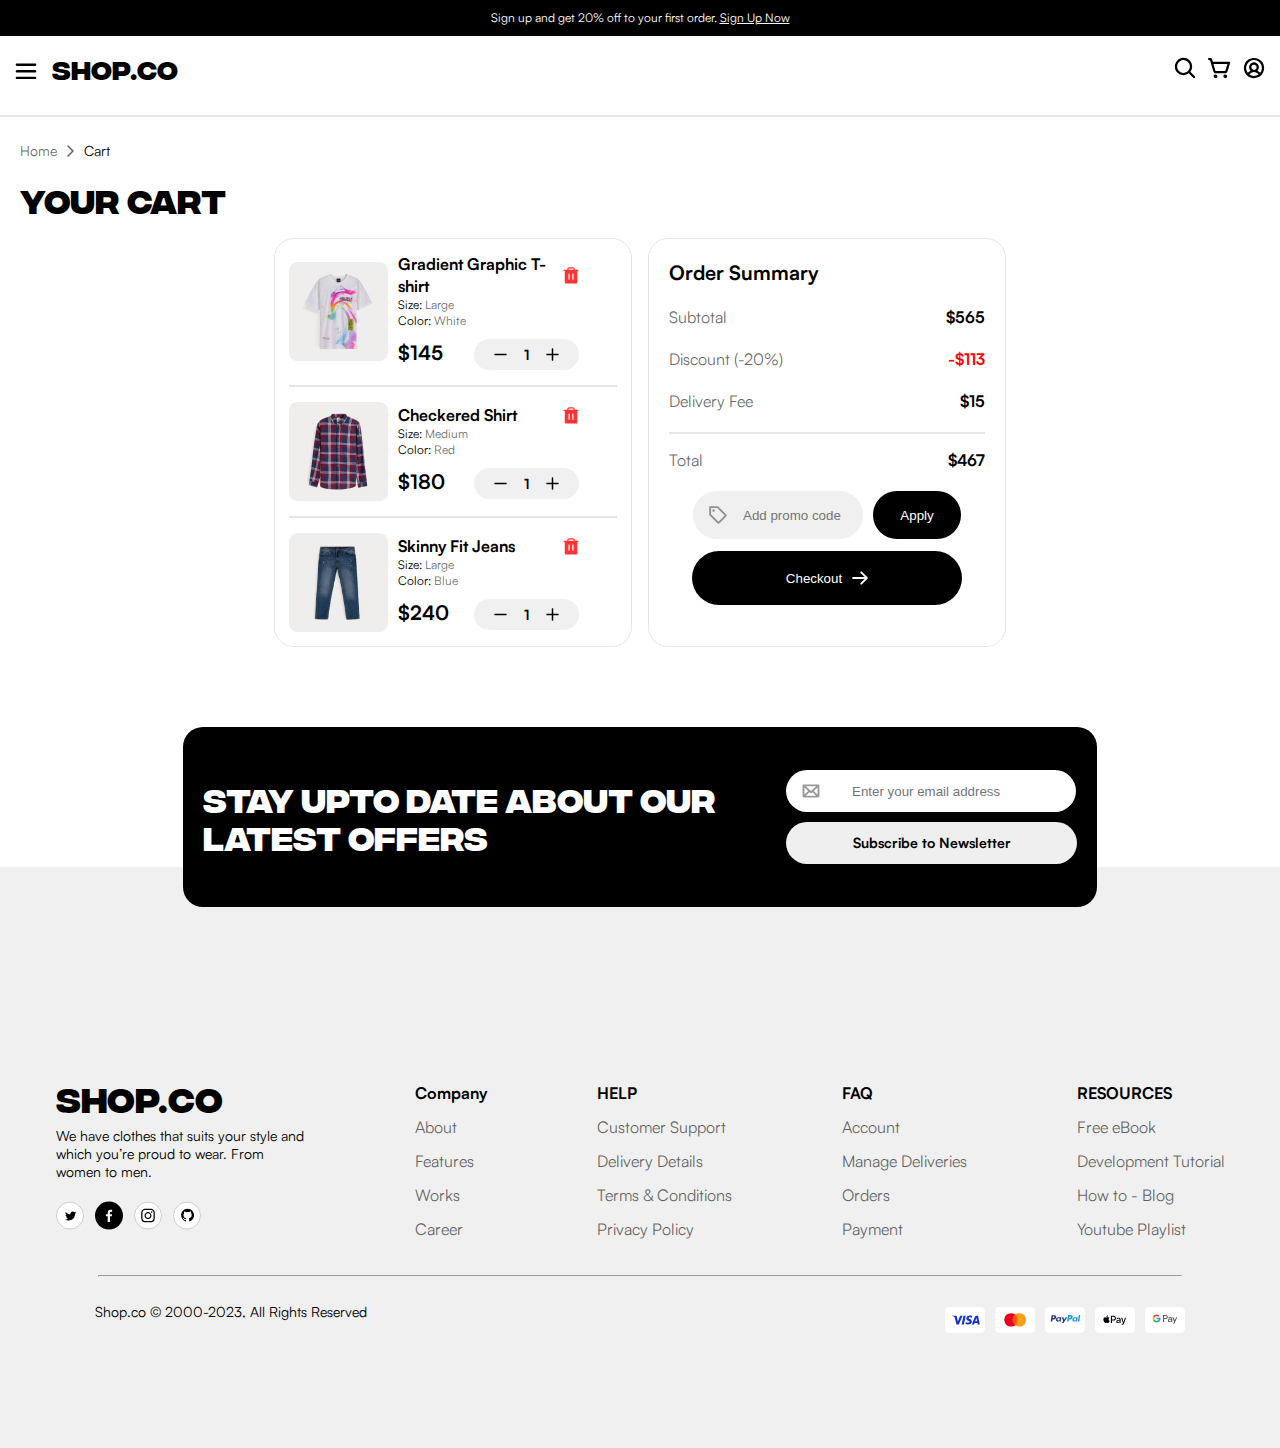
<file: cart.html>
<html lang="en">
<head>
    <meta charset="UTF-8">
    <meta name="viewport" content="width=device-width, initial-scale=1.0">
    <meta name="description" content="pay now with secure checkout, fast shipping, or easy returns and get 20% off on the nest order">
    <link rel="stylesheet" href="src/cart.css">
    <title>SHOP.CO:Cart</title>
</head>
<body>
  <header>
    <div class="offer">
      <p>
        Sign up and get 20% off to your first order. <a href="#"
          >Sign Up Now</a
        >
      </p>
      <div class="action">
        <svg width="14" height="14" viewBox="0 0 14 14" fill="none" xmlns="http://www.w3.org/2000/svg">
          <path d="M13.2882 11.9617C13.4644 12.1378 13.5633 12.3767 13.5633 12.6258C13.5633 12.8749 13.4644 13.1137 13.2882 13.2898C13.1121 13.466 12.8733 13.5649 12.6242 13.5649C12.3751 13.5649 12.1362 13.466 11.9601 13.2898L6.99997 8.32812L2.03825 13.2883C1.86213 13.4644 1.62326 13.5633 1.37418 13.5633C1.12511 13.5633 0.886243 13.4644 0.710122 13.2883C0.534002 13.1122 0.435059 12.8733 0.435059 12.6242C0.435059 12.3751 0.534002 12.1363 0.710122 11.9602L5.67184 7L0.711685 2.03828C0.535564 1.86216 0.436621 1.62329 0.436621 1.37422C0.436621 1.12515 0.535564 0.886276 0.711685 0.710156C0.887805 0.534036 1.12668 0.435092 1.37575 0.435092C1.62482 0.435092 1.86369 0.534036 2.03981 0.710156L6.99997 5.67187L11.9617 0.709374C12.1378 0.533254 12.3767 0.434311 12.6257 0.434311C12.8748 0.434311 13.1137 0.533254 13.2898 0.709374C13.4659 0.885495 13.5649 1.12437 13.5649 1.37344C13.5649 1.62251 13.4659 1.86138 13.2898 2.0375L8.32809 7L13.2882 11.9617Z" fill="white"/>
        </svg>            
      </div>
    </div>
    <nav>
      <div class="nav-content">
        <div class="nav-logo">
          <button class="mobile-menu-btn">
            <svg width="22" height="22" viewBox="0 0 20 10" class="bi-list" fill="none" xmlns="http://www.w3.org/2000/svg">
              <path d="M19.375 8C19.375 8.29837 19.2565 8.58452 19.0455 8.79549C18.8345 9.00647 18.5484 9.125 18.25 9.125H1.75C1.45163 9.125 1.16548 9.00647 0.954505 8.79549C0.743526 8.58452 0.625 8.29837 0.625 8C0.625 7.70163 0.743526 7.41548 0.954505 7.2045C1.16548 6.99353 1.45163 6.875 1.75 6.875H18.25C18.5484 6.875 18.8345 6.99353 19.0455 7.2045C19.2565 7.41548 19.375 7.70163 19.375 8ZM1.75 3.125H18.25C18.5484 3.125 18.8345 3.00647 19.0455 2.7955C19.2565 2.58452 19.375 2.29837 19.375 2C19.375 1.70163 19.2565 1.41548 19.0455 1.2045C18.8345 0.993526 18.5484 0.875 18.25 0.875H1.75C1.45163 0.875 1.16548 0.993526 0.954505 1.2045C0.743526 1.41548 0.625 1.70163 0.625 2C0.625 2.29837 0.743526 2.58452 0.954505 2.7955C1.16548 3.00647 1.45163 3.125 1.75 3.125ZM18.25 12.875H1.75C1.45163 12.875 1.16548 12.9935 0.954505 13.2045C0.743526 13.4155 0.625 13.7016 0.625 14C0.625 14.2984 0.743526 14.5845 0.954505 14.7955C1.16548 15.0065 1.45163 15.125 1.75 15.125H18.25C18.5484 15.125 18.8345 15.0065 19.0455 14.7955C19.2565 14.5845 19.375 14.2984 19.375 14C19.375 13.7016 19.2565 13.4155 19.0455 13.2045C18.8345 12.9935 18.5484 12.875 18.25 12.875Z" fill="black"/>
            </svg>
          </button>
          <a href="index.html">
            <span class="brand-name">SHOP.CO</span>
          </a>
        </div>

        <!--For lg devices-->
        <div class="nav-options">
          <ul class="menu_options">
            <a href="index.html" class="shop">
              <li>
                Shop
                <svg width="12" height="7" viewBox="0 0 12 7" fill="none" class="menu-btn" xmlns="http://www.w3.org/2000/svg">
                  <path d="M11.5306 1.53061L6.5306 6.53061C6.46092 6.60053 6.37813 6.65601 6.28696 6.69386C6.1958 6.73172 6.09806 6.7512 5.99935 6.7512C5.90064 6.7512 5.8029 6.73172 5.71173 6.69386C5.62057 6.65601 5.53778 6.60053 5.4681 6.53061L0.468098 1.53061C0.327202 1.38972 0.248047 1.19862 0.248047 0.999362C0.248047 0.800105 0.327202 0.609009 0.468098 0.468112C0.608994 0.327216 0.800091 0.248062 0.999348 0.248062C1.19861 0.248062 1.3897 0.327216 1.5306 0.468112L5.99997 4.93749L10.4693 0.467488C10.6102 0.326592 10.8013 0.247437 11.0006 0.247437C11.1999 0.247437 11.391 0.326592 11.5318 0.467488C11.6727 0.608384 11.7519 0.79948 11.7519 0.998738C11.7519 1.198 11.6727 1.38909 11.5318 1.52999L11.5306 1.53061Z" fill="black"/>
                </svg>
                <!--available with js or remove hidden-->
                <div class="shop-menu hidden">
                  <ul>
                    <a href="index.html"><li class="shop-menu-option" data-goto='top-selling-section'>TOP SELLING</li></a>
                    <a href="index.html"><li class="shop-menu-option" data-goto='browse-section'>BROWSE BY DRESS STYLE</li></a>
                    <a href="index.html"><li class="shop-menu-option" data-goto='newslist'>LEATEST OFFERS</li></a>
                  </ul>
                </div>
              </li>
            </a>
            <a href="index.html">
              <li>On Sale</li>
            </a>
            <a href="index.html">
              <li class="new-arrival-btn" data-goto="new-arrivals-section">New Arrivals</li>
            </a>
            <a href="index.html">
              <li>Brands</li>
            </a>
            <li>
              <div class="search-field">
                  <div class="search-icon">
                    <svg width="22" height="22" viewBox="0 0 22 22" fill="none" xmlns="http://www.w3.org/2000/svg">
                      <path d="M20.7958 19.2041L16.3436 14.75C17.6785 13.0104 18.3018 10.8282 18.0869 8.64606C17.872 6.46389 16.8352 4.44515 15.1866 2.99936C13.538 1.55356 11.4013 0.78898 9.20972 0.860705C7.01817 0.932429 4.93595 1.83509 3.38546 3.38558C1.83497 4.93607 0.932307 7.01829 0.860583 9.20984C0.788858 11.4014 1.55344 13.5382 2.99924 15.1867C4.44503 16.8353 6.46377 17.8722 8.64594 18.087C10.8281 18.3019 13.0103 17.6787 14.7499 16.3437L19.2058 20.8006C19.3105 20.9053 19.4347 20.9883 19.5714 21.0449C19.7081 21.1015 19.8547 21.1307 20.0027 21.1307C20.1507 21.1307 20.2972 21.1015 20.434 21.0449C20.5707 20.9883 20.6949 20.9053 20.7996 20.8006C20.9042 20.696 20.9872 20.5717 21.0439 20.435C21.1005 20.2983 21.1296 20.1517 21.1296 20.0037C21.1296 19.8557 21.1005 19.7092 21.0439 19.5725C20.9872 19.4357 20.9042 19.3115 20.7996 19.2069L20.7958 19.2041ZM3.12487 9.49999C3.12487 8.23914 3.49876 7.0066 4.19925 5.95823C4.89975 4.90987 5.89539 4.09277 7.06026 3.61026C8.22514 3.12775 9.50694 3.00151 10.7436 3.24749C11.9802 3.49347 13.1161 4.10063 14.0077 4.99219C14.8992 5.88375 15.5064 7.01966 15.7524 8.25629C15.9984 9.49292 15.8721 10.7747 15.3896 11.9396C14.9071 13.1045 14.09 14.1001 13.0416 14.8006C11.9933 15.5011 10.7607 15.875 9.49987 15.875C7.80965 15.8733 6.18915 15.201 4.99398 14.0059C3.79882 12.8107 3.12661 11.1902 3.12487 9.49999Z" fill="black" fill-opacity="0.4"/>
                    </svg>                        
                  </div>
                  <div class="search">
                    <input type="text" placeholder="Search for products..." />
                  </div>
                </div>
              </div>
            </li>
          </ul>

        <div class="nav-btns">
          <a href="">
            <svg width="22" height="22" viewBox="0 0 22 22" fill="none" class="bi-search" xmlns="http://www.w3.org/2000/svg">
              <path d="M20.7958 19.2041L16.3436 14.75C17.6785 13.0104 18.3018 10.8282 18.0869 8.64606C17.872 6.46389 16.8352 4.44515 15.1866 2.99936C13.538 1.55356 11.4013 0.78898 9.20972 0.860705C7.01817 0.932429 4.93595 1.83509 3.38546 3.38558C1.83497 4.93607 0.932307 7.01829 0.860583 9.20984C0.788858 11.4014 1.55344 13.5382 2.99924 15.1867C4.44503 16.8353 6.46377 17.8722 8.64594 18.087C10.8281 18.3019 13.0103 17.6787 14.7499 16.3437L19.2058 20.8006C19.3105 20.9053 19.4347 20.9883 19.5714 21.0449C19.7081 21.1015 19.8547 21.1307 20.0027 21.1307C20.1507 21.1307 20.2972 21.1015 20.434 21.0449C20.5707 20.9883 20.6949 20.9053 20.7996 20.8006C20.9042 20.696 20.9872 20.5717 21.0439 20.435C21.1005 20.2983 21.1296 20.1517 21.1296 20.0037C21.1296 19.8557 21.1005 19.7092 21.0439 19.5725C20.9872 19.4357 20.9042 19.3115 20.7996 19.2069L20.7958 19.2041ZM3.12487 9.49999C3.12487 8.23914 3.49876 7.0066 4.19925 5.95823C4.89975 4.90987 5.89539 4.09277 7.06026 3.61026C8.22514 3.12775 9.50694 3.00151 10.7436 3.24749C11.9802 3.49347 13.1161 4.10063 14.0077 4.99219C14.8992 5.88375 15.5064 7.01966 15.7524 8.25629C15.9984 9.49292 15.8721 10.7747 15.3896 11.9396C14.9071 13.1045 14.09 14.1001 13.0416 14.8006C11.9933 15.5011 10.7607 15.875 9.49987 15.875C7.80965 15.8733 6.18915 15.201 4.99398 14.0059C3.79882 12.8107 3.12661 11.1902 3.12487 9.49999Z" fill="black"/>
            </svg>
          </a>
          <a href="cart.html" class="cart-container">
            <svg width="23" height="22" viewBox="0 0 23 22" fill="none" xmlns="http://www.w3.org/2000/svg">
              <path d="M9.375 19.25C9.375 19.6208 9.26503 19.9834 9.059 20.2917C8.85298 20.6 8.56014 20.8404 8.21753 20.9823C7.87492 21.1242 7.49792 21.1613 7.1342 21.089C6.77049 21.0166 6.4364 20.838 6.17417 20.5758C5.91195 20.3136 5.73337 19.9795 5.66103 19.6158C5.58868 19.2521 5.62581 18.8751 5.76773 18.5325C5.90964 18.1899 6.14996 17.897 6.45831 17.691C6.76665 17.485 7.12916 17.375 7.5 17.375C7.99728 17.375 8.47419 17.5725 8.82582 17.9242C9.17745 18.2758 9.375 18.7527 9.375 19.25ZM17.25 17.375C16.8792 17.375 16.5166 17.485 16.2083 17.691C15.9 17.897 15.6596 18.1899 15.5177 18.5325C15.3758 18.8751 15.3387 19.2521 15.411 19.6158C15.4834 19.9795 15.662 20.3136 15.9242 20.5758C16.1864 20.838 16.5205 21.0166 16.8842 21.089C17.2479 21.1613 17.6249 21.1242 17.9675 20.9823C18.3101 20.8404 18.603 20.6 18.809 20.2917C19.015 19.9834 19.125 19.6208 19.125 19.25C19.125 18.7527 18.9275 18.2758 18.5758 17.9242C18.2242 17.5725 17.7473 17.375 17.25 17.375ZM22.0753 6.08094L19.5169 14.3966C19.3535 14.9343 19.0211 15.4051 18.569 15.739C18.1169 16.0729 17.5692 16.2521 17.0072 16.25H7.77469C7.2046 16.2482 6.65046 16.0616 6.1953 15.7183C5.74015 15.3751 5.40848 14.8936 5.25 14.3459L2.04469 3.125H1.125C0.826631 3.125 0.540483 3.00647 0.329505 2.7955C0.118526 2.58452 0 2.29837 0 2C0 1.70163 0.118526 1.41548 0.329505 1.2045C0.540483 0.993526 0.826631 0.875 1.125 0.875H2.32687C2.73407 0.876258 3.12988 1.00951 3.45493 1.25478C3.77998 1.50004 4.01674 1.84409 4.12969 2.23531L4.81312 4.625H21C21.1761 4.62499 21.3497 4.6663 21.5069 4.74561C21.664 4.82492 21.8004 4.94001 21.905 5.08164C22.0096 5.22326 22.0795 5.38746 22.1091 5.56102C22.1387 5.73458 22.1271 5.91266 22.0753 6.08094ZM19.4766 6.875H5.45531L7.41375 13.7281C7.43617 13.8065 7.48354 13.8755 7.54867 13.9245C7.6138 13.9736 7.69315 14.0001 7.77469 14H17.0072C17.0875 14.0002 17.1656 13.9746 17.2303 13.927C17.2949 13.8794 17.3426 13.8123 17.3662 13.7356L19.4766 6.875Z" fill="black"/>
            </svg>
            <div class="cart-items-count hidden">
              <span class="total-items">1</span>
            </div>
          </a>
          <a href="#">
            <svg width="22" height="22" viewBox="0 0 22 22" fill="none" xmlns="http://www.w3.org/2000/svg">
              <path d="M11 0.875C8.99747 0.875 7.0399 1.46882 5.37486 2.58137C3.70981 3.69392 2.41206 5.27523 1.64572 7.12533C0.879387 8.97543 0.678878 11.0112 1.06955 12.9753C1.46023 14.9393 2.42454 16.7435 3.84055 18.1595C5.25656 19.5755 7.06066 20.5398 9.02471 20.9305C10.9888 21.3211 13.0246 21.1206 14.8747 20.3543C16.7248 19.5879 18.3061 18.2902 19.4186 16.6251C20.5312 14.9601 21.125 13.0025 21.125 11C21.122 8.3156 20.0543 5.74199 18.1562 3.84383C16.258 1.94567 13.6844 0.877978 11 0.875ZM6.45969 17.4284C6.98195 16.7143 7.66528 16.1335 8.45418 15.7331C9.24308 15.3327 10.1153 15.124 11 15.124C11.8847 15.124 12.7569 15.3327 13.5458 15.7331C14.3347 16.1335 15.0181 16.7143 15.5403 17.4284C14.2134 18.3695 12.6268 18.875 11 18.875C9.37323 18.875 7.78665 18.3695 6.45969 17.4284ZM8.375 10.25C8.375 9.73082 8.52896 9.22331 8.8174 8.79163C9.10583 8.35995 9.5158 8.0235 9.99546 7.82482C10.4751 7.62614 11.0029 7.57415 11.5121 7.67544C12.0213 7.77672 12.489 8.02673 12.8562 8.39384C13.2233 8.76096 13.4733 9.22869 13.5746 9.73789C13.6759 10.2471 13.6239 10.7749 13.4252 11.2545C13.2265 11.7342 12.8901 12.1442 12.4584 12.4326C12.0267 12.721 11.5192 12.875 11 12.875C10.3038 12.875 9.63613 12.5984 9.14385 12.1062C8.65157 11.6139 8.375 10.9462 8.375 10.25ZM17.1875 15.8694C16.4583 14.9419 15.5289 14.1914 14.4688 13.6737C15.1444 12.9896 15.6026 12.1208 15.7858 11.1769C15.9689 10.2329 15.8688 9.25583 15.498 8.36861C15.1273 7.4814 14.5024 6.72364 13.702 6.19068C12.9017 5.65771 11.9616 5.37334 11 5.37334C10.0384 5.37334 9.09833 5.65771 8.29797 6.19068C7.49762 6.72364 6.87275 7.4814 6.50198 8.36861C6.13121 9.25583 6.0311 10.2329 6.21424 11.1769C6.39739 12.1208 6.85561 12.9896 7.53125 13.6737C6.4711 14.1914 5.54168 14.9419 4.8125 15.8694C3.89661 14.7083 3.32614 13.3129 3.1664 11.8427C3.00665 10.3725 3.2641 8.88711 3.90925 7.55644C4.55441 6.22578 5.5612 5.10366 6.81439 4.31855C8.06757 3.53343 9.5165 3.11703 10.9953 3.11703C12.4741 3.11703 13.9231 3.53343 15.1762 4.31855C16.4294 5.10366 17.4362 6.22578 18.0814 7.55644C18.7265 8.88711 18.984 10.3725 18.8242 11.8427C18.6645 13.3129 18.094 14.7083 17.1781 15.8694H17.1875Z" fill="black"/>
            </svg>    
          </a>
        </div>
      </div>
    </nav>
  </header>

  <!--available with js or remove hidden-->
  <div class="nav-menu hidden">
    <ul>
      <li>
        Shop
        <svg width="12" height="7" viewBox="0 0 12 7" fill="none" class="menu-btn" xmlns="http://www.w3.org/2000/svg">
          <path d="M11.5306 1.53061L6.5306 6.53061C6.46092 6.60053 6.37813 6.65601 6.28696 6.69386C6.1958 6.73172 6.09806 6.7512 5.99935 6.7512C5.90064 6.7512 5.8029 6.73172 5.71173 6.69386C5.62057 6.65601 5.53778 6.60053 5.4681 6.53061L0.468098 1.53061C0.327202 1.38972 0.248047 1.19862 0.248047 0.999362C0.248047 0.800105 0.327202 0.609009 0.468098 0.468112C0.608994 0.327216 0.800091 0.248062 0.999348 0.248062C1.19861 0.248062 1.3897 0.327216 1.5306 0.468112L5.99997 4.93749L10.4693 0.467488C10.6102 0.326592 10.8013 0.247437 11.0006 0.247437C11.1999 0.247437 11.391 0.326592 11.5318 0.467488C11.6727 0.608384 11.7519 0.79948 11.7519 0.998738C11.7519 1.198 11.6727 1.38909 11.5318 1.52999L11.5306 1.53061Z" fill="black"/>
        </svg>
      </li>
      <li>On Sale</li>
      <li>New Arrivals</li>
      <li>Brands</li>
    </ul>
    <hr class="nav-menu-hr">
    <div class="barnd-info">
      <div class="logo">
        <span>SHOP.CO</span>
      </div>
      <div class="copy-rights">
        Shop.co © 2000-2023, All Rights Reserved
      </div>
    </div>
  </div>

      <main>
        <div class="hr-container">
          <hr>
        </div>
        <div class="path">
            <span>Home</span>
            <span>
                <svg width="7" height="12" viewBox="0 0 7 12" fill="none" xmlns="http://www.w3.org/2000/svg">
                    <path d="M1.53073 0.469372L6.53073 5.46937C6.60065 5.53905 6.65613 5.62184 6.69399 5.71301C6.73184 5.80417 6.75133 5.90191 6.75133 6.00062C6.75133 6.09933 6.73184 6.19707 6.69399 6.28824C6.65613 6.3794 6.60065 6.46219 6.53073 6.53187L1.53073 11.5319C1.38984 11.6728 1.19874 11.7519 0.999484 11.7519C0.800227 11.7519 0.609131 11.6728 0.468235 11.5319C0.327338 11.391 0.248184 11.1999 0.248184 11.0006C0.248184 10.8014 0.327338 10.6103 0.468235 10.4694L4.93761 6L0.46761 1.53062C0.326714 1.38973 0.247559 1.19863 0.247559 0.999372C0.247559 0.800115 0.326714 0.609018 0.46761 0.468122C0.608506 0.327227 0.799603 0.24807 0.99886 0.24807C1.19812 0.24807 1.38921 0.327227 1.53011 0.468122L1.53073 0.469372Z" fill="black" fill-opacity="0.6"/>
                </svg>                    
            </span>
            <span class="current-path">Cart</span>
        </div>
        <div class="cart">
            <span class="cart-heading">Your Cart</span>
            <!--users cart items-->
            <div class="cart-items">
                <div class="cart-products">
                    <div class="cart-product">
                        <div class="product-img">
                            <img src="src/img/cart-product-img.jpg" alt="">
                        </div>
                        <div class="product-details">
                            <div class="product-title">
                                <span class="title">Gradient Graphic T-shirt</span>
                                <span>
                                    <svg width="16" height="17" viewBox="0 0 16 17" fill="none" xmlns="http://www.w3.org/2000/svg">
                                        <path d="M14.875 2.75H11.75V2.125C11.75 1.62772 11.5525 1.15081 11.2008 0.799175C10.8492 0.447544 10.3723 0.25 9.875 0.25H6.125C5.62772 0.25 5.15081 0.447544 4.79917 0.799175C4.44754 1.15081 4.25 1.62772 4.25 2.125V2.75H1.125C0.95924 2.75 0.800269 2.81585 0.683058 2.93306C0.565848 3.05027 0.5 3.20924 0.5 3.375C0.5 3.54076 0.565848 3.69973 0.683058 3.81694C0.800269 3.93415 0.95924 4 1.125 4H1.75V15.25C1.75 15.5815 1.8817 15.8995 2.11612 16.1339C2.35054 16.3683 2.66848 16.5 3 16.5H13C13.3315 16.5 13.6495 16.3683 13.8839 16.1339C14.1183 15.8995 14.25 15.5815 14.25 15.25V4H14.875C15.0408 4 15.1997 3.93415 15.3169 3.81694C15.4342 3.69973 15.5 3.54076 15.5 3.375C15.5 3.20924 15.4342 3.05027 15.3169 2.93306C15.1997 2.81585 15.0408 2.75 14.875 2.75ZM6.75 12.125C6.75 12.2908 6.68415 12.4497 6.56694 12.5669C6.44973 12.6842 6.29076 12.75 6.125 12.75C5.95924 12.75 5.80027 12.6842 5.68306 12.5669C5.56585 12.4497 5.5 12.2908 5.5 12.125V7.125C5.5 6.95924 5.56585 6.80027 5.68306 6.68306C5.80027 6.56585 5.95924 6.5 6.125 6.5C6.29076 6.5 6.44973 6.56585 6.56694 6.68306C6.68415 6.80027 6.75 6.95924 6.75 7.125V12.125ZM10.5 12.125C10.5 12.2908 10.4342 12.4497 10.3169 12.5669C10.1997 12.6842 10.0408 12.75 9.875 12.75C9.70924 12.75 9.55027 12.6842 9.43306 12.5669C9.31585 12.4497 9.25 12.2908 9.25 12.125V7.125C9.25 6.95924 9.31585 6.80027 9.43306 6.68306C9.55027 6.56585 9.70924 6.5 9.875 6.5C10.0408 6.5 10.1997 6.56585 10.3169 6.68306C10.4342 6.80027 10.5 6.95924 10.5 7.125V12.125ZM10.5 2.75H5.5V2.125C5.5 1.95924 5.56585 1.80027 5.68306 1.68306C5.80027 1.56585 5.95924 1.5 6.125 1.5H9.875C10.0408 1.5 10.1997 1.56585 10.3169 1.68306C10.4342 1.80027 10.5 1.95924 10.5 2.125V2.75Z" fill="#FF3333"/>
                                    </svg>                                        
                                </span>
                            </div>
                            <div class="product-information">
                                <p>Size: <span>Large</span></p>
                                <p>Color: <span>White</span></p>
                            </div>
                            <div class="product-price">
                                <span class="price">$145</span>
                                <div class="quantity">
                                    <span>
                                        <svg width="13" height="3" viewBox="0 0 13 3" fill="none" xmlns="http://www.w3.org/2000/svg">
                                            <path d="M12.75 1.5C12.75 1.69891 12.671 1.88968 12.5303 2.03033C12.3897 2.17098 12.1989 2.25 12 2.25H1C0.801088 2.25 0.610322 2.17098 0.46967 2.03033C0.329018 1.88968 0.25 1.69891 0.25 1.5C0.25 1.30109 0.329018 1.11032 0.46967 0.96967C0.610322 0.829018 0.801088 0.75 1 0.75H12C12.1989 0.75 12.3897 0.829018 12.5303 0.96967C12.671 1.11032 12.75 1.30109 12.75 1.5Z" fill="black"/>
                                        </svg>                                            
                                    </span>
                                    <span>1</span>
                                    <span>
                                        <svg width="13" height="13" viewBox="0 0 13 13" fill="none" xmlns="http://www.w3.org/2000/svg">
                                            <path d="M12.75 6.5C12.75 6.69891 12.671 6.88968 12.5303 7.03033C12.3897 7.17098 12.1989 7.25 12 7.25H7.25V12C7.25 12.1989 7.17098 12.3897 7.03033 12.5303C6.88968 12.671 6.69891 12.75 6.5 12.75C6.30109 12.75 6.11032 12.671 5.96967 12.5303C5.82902 12.3897 5.75 12.1989 5.75 12V7.25H1C0.801088 7.25 0.610322 7.17098 0.46967 7.03033C0.329018 6.88968 0.25 6.69891 0.25 6.5C0.25 6.30109 0.329018 6.11032 0.46967 5.96967C0.610322 5.82902 0.801088 5.75 1 5.75H5.75V1C5.75 0.801088 5.82902 0.610322 5.96967 0.46967C6.11032 0.329018 6.30109 0.25 6.5 0.25C6.69891 0.25 6.88968 0.329018 7.03033 0.46967C7.17098 0.610322 7.25 0.801088 7.25 1V5.75H12C12.1989 5.75 12.3897 5.82902 12.5303 5.96967C12.671 6.11032 12.75 6.30109 12.75 6.5Z" fill="black"/>
                                        </svg>
                                    </span>
                                </div>
                            </div>
                        </div>
                    </div>
                    <div class="hr-container">
                        <hr>
                    </div>
                    <div class="cart-product">
                        <div class="product-img">
                            <img src="src/img/cart-product-img-2.jpg" alt="">
                        </div>
                        <div class="product-details">
                            <div class="product-title">
                                <span class="title">Checkered Shirt</span>
                                <span>
                                    <svg width="16" height="17" viewBox="0 0 16 17" fill="none" xmlns="http://www.w3.org/2000/svg">
                                        <path d="M14.875 2.75H11.75V2.125C11.75 1.62772 11.5525 1.15081 11.2008 0.799175C10.8492 0.447544 10.3723 0.25 9.875 0.25H6.125C5.62772 0.25 5.15081 0.447544 4.79917 0.799175C4.44754 1.15081 4.25 1.62772 4.25 2.125V2.75H1.125C0.95924 2.75 0.800269 2.81585 0.683058 2.93306C0.565848 3.05027 0.5 3.20924 0.5 3.375C0.5 3.54076 0.565848 3.69973 0.683058 3.81694C0.800269 3.93415 0.95924 4 1.125 4H1.75V15.25C1.75 15.5815 1.8817 15.8995 2.11612 16.1339C2.35054 16.3683 2.66848 16.5 3 16.5H13C13.3315 16.5 13.6495 16.3683 13.8839 16.1339C14.1183 15.8995 14.25 15.5815 14.25 15.25V4H14.875C15.0408 4 15.1997 3.93415 15.3169 3.81694C15.4342 3.69973 15.5 3.54076 15.5 3.375C15.5 3.20924 15.4342 3.05027 15.3169 2.93306C15.1997 2.81585 15.0408 2.75 14.875 2.75ZM6.75 12.125C6.75 12.2908 6.68415 12.4497 6.56694 12.5669C6.44973 12.6842 6.29076 12.75 6.125 12.75C5.95924 12.75 5.80027 12.6842 5.68306 12.5669C5.56585 12.4497 5.5 12.2908 5.5 12.125V7.125C5.5 6.95924 5.56585 6.80027 5.68306 6.68306C5.80027 6.56585 5.95924 6.5 6.125 6.5C6.29076 6.5 6.44973 6.56585 6.56694 6.68306C6.68415 6.80027 6.75 6.95924 6.75 7.125V12.125ZM10.5 12.125C10.5 12.2908 10.4342 12.4497 10.3169 12.5669C10.1997 12.6842 10.0408 12.75 9.875 12.75C9.70924 12.75 9.55027 12.6842 9.43306 12.5669C9.31585 12.4497 9.25 12.2908 9.25 12.125V7.125C9.25 6.95924 9.31585 6.80027 9.43306 6.68306C9.55027 6.56585 9.70924 6.5 9.875 6.5C10.0408 6.5 10.1997 6.56585 10.3169 6.68306C10.4342 6.80027 10.5 6.95924 10.5 7.125V12.125ZM10.5 2.75H5.5V2.125C5.5 1.95924 5.56585 1.80027 5.68306 1.68306C5.80027 1.56585 5.95924 1.5 6.125 1.5H9.875C10.0408 1.5 10.1997 1.56585 10.3169 1.68306C10.4342 1.80027 10.5 1.95924 10.5 2.125V2.75Z" fill="#FF3333"/>
                                    </svg>                                        
                                </span>
                            </div>
                            <div class="product-information">
                                <p>Size: <span>Medium</span></p>
                                <p>Color: <span>Red</span></p>
                            </div>
                            <div class="product-price">
                                <span class="price">$180</span>
                                <div class="quantity">
                                    <span>
                                        <svg width="13" height="3" viewBox="0 0 13 3" fill="none" xmlns="http://www.w3.org/2000/svg">
                                            <path d="M12.75 1.5C12.75 1.69891 12.671 1.88968 12.5303 2.03033C12.3897 2.17098 12.1989 2.25 12 2.25H1C0.801088 2.25 0.610322 2.17098 0.46967 2.03033C0.329018 1.88968 0.25 1.69891 0.25 1.5C0.25 1.30109 0.329018 1.11032 0.46967 0.96967C0.610322 0.829018 0.801088 0.75 1 0.75H12C12.1989 0.75 12.3897 0.829018 12.5303 0.96967C12.671 1.11032 12.75 1.30109 12.75 1.5Z" fill="black"/>
                                        </svg>                                            
                                    </span>
                                    <span>1</span>
                                    <span>
                                        <svg width="13" height="13" viewBox="0 0 13 13" fill="none" xmlns="http://www.w3.org/2000/svg">
                                            <path d="M12.75 6.5C12.75 6.69891 12.671 6.88968 12.5303 7.03033C12.3897 7.17098 12.1989 7.25 12 7.25H7.25V12C7.25 12.1989 7.17098 12.3897 7.03033 12.5303C6.88968 12.671 6.69891 12.75 6.5 12.75C6.30109 12.75 6.11032 12.671 5.96967 12.5303C5.82902 12.3897 5.75 12.1989 5.75 12V7.25H1C0.801088 7.25 0.610322 7.17098 0.46967 7.03033C0.329018 6.88968 0.25 6.69891 0.25 6.5C0.25 6.30109 0.329018 6.11032 0.46967 5.96967C0.610322 5.82902 0.801088 5.75 1 5.75H5.75V1C5.75 0.801088 5.82902 0.610322 5.96967 0.46967C6.11032 0.329018 6.30109 0.25 6.5 0.25C6.69891 0.25 6.88968 0.329018 7.03033 0.46967C7.17098 0.610322 7.25 0.801088 7.25 1V5.75H12C12.1989 5.75 12.3897 5.82902 12.5303 5.96967C12.671 6.11032 12.75 6.30109 12.75 6.5Z" fill="black"/>
                                        </svg>
                                    </span>
                                </div>
                            </div>
                        </div>
                    </div>
                    <div class="hr-container">
                        <hr class="section-hr">
                    </div>
                    <div class="cart-product">
                        <div class="product-img">
                            <img src="src/img/cart-product-img-3.jpg" alt="">
                        </div>
                        <div class="product-details">
                            <div class="product-title">
                                <span class="title">Skinny Fit Jeans</span>
                                <span>
                                    <svg width="16" height="17" viewBox="0 0 16 17" fill="none" xmlns="http://www.w3.org/2000/svg">
                                        <path d="M14.875 2.75H11.75V2.125C11.75 1.62772 11.5525 1.15081 11.2008 0.799175C10.8492 0.447544 10.3723 0.25 9.875 0.25H6.125C5.62772 0.25 5.15081 0.447544 4.79917 0.799175C4.44754 1.15081 4.25 1.62772 4.25 2.125V2.75H1.125C0.95924 2.75 0.800269 2.81585 0.683058 2.93306C0.565848 3.05027 0.5 3.20924 0.5 3.375C0.5 3.54076 0.565848 3.69973 0.683058 3.81694C0.800269 3.93415 0.95924 4 1.125 4H1.75V15.25C1.75 15.5815 1.8817 15.8995 2.11612 16.1339C2.35054 16.3683 2.66848 16.5 3 16.5H13C13.3315 16.5 13.6495 16.3683 13.8839 16.1339C14.1183 15.8995 14.25 15.5815 14.25 15.25V4H14.875C15.0408 4 15.1997 3.93415 15.3169 3.81694C15.4342 3.69973 15.5 3.54076 15.5 3.375C15.5 3.20924 15.4342 3.05027 15.3169 2.93306C15.1997 2.81585 15.0408 2.75 14.875 2.75ZM6.75 12.125C6.75 12.2908 6.68415 12.4497 6.56694 12.5669C6.44973 12.6842 6.29076 12.75 6.125 12.75C5.95924 12.75 5.80027 12.6842 5.68306 12.5669C5.56585 12.4497 5.5 12.2908 5.5 12.125V7.125C5.5 6.95924 5.56585 6.80027 5.68306 6.68306C5.80027 6.56585 5.95924 6.5 6.125 6.5C6.29076 6.5 6.44973 6.56585 6.56694 6.68306C6.68415 6.80027 6.75 6.95924 6.75 7.125V12.125ZM10.5 12.125C10.5 12.2908 10.4342 12.4497 10.3169 12.5669C10.1997 12.6842 10.0408 12.75 9.875 12.75C9.70924 12.75 9.55027 12.6842 9.43306 12.5669C9.31585 12.4497 9.25 12.2908 9.25 12.125V7.125C9.25 6.95924 9.31585 6.80027 9.43306 6.68306C9.55027 6.56585 9.70924 6.5 9.875 6.5C10.0408 6.5 10.1997 6.56585 10.3169 6.68306C10.4342 6.80027 10.5 6.95924 10.5 7.125V12.125ZM10.5 2.75H5.5V2.125C5.5 1.95924 5.56585 1.80027 5.68306 1.68306C5.80027 1.56585 5.95924 1.5 6.125 1.5H9.875C10.0408 1.5 10.1997 1.56585 10.3169 1.68306C10.4342 1.80027 10.5 1.95924 10.5 2.125V2.75Z" fill="#FF3333"/>
                                    </svg>                                        
                                </span>
                            </div>
                            <div class="product-information">
                                <p>Size: <span class="product-size">Large</span></p>
                                <p>Color: <span class="product-color">Blue</span></p>
                            </div>
                            <div class="product-price">
                                <span class="price">$240</span>
                                <div class="quantity">
                                    <span>
                                        <svg width="13" height="3" viewBox="0 0 13 3" fill="none" xmlns="http://www.w3.org/2000/svg">
                                            <path d="M12.75 1.5C12.75 1.69891 12.671 1.88968 12.5303 2.03033C12.3897 2.17098 12.1989 2.25 12 2.25H1C0.801088 2.25 0.610322 2.17098 0.46967 2.03033C0.329018 1.88968 0.25 1.69891 0.25 1.5C0.25 1.30109 0.329018 1.11032 0.46967 0.96967C0.610322 0.829018 0.801088 0.75 1 0.75H12C12.1989 0.75 12.3897 0.829018 12.5303 0.96967C12.671 1.11032 12.75 1.30109 12.75 1.5Z" fill="black"/>
                                        </svg>                                            
                                    </span>
                                    <span>1</span>
                                    <span>
                                        <svg width="13" height="13" viewBox="0 0 13 13" fill="none" xmlns="http://www.w3.org/2000/svg">
                                            <path d="M12.75 6.5C12.75 6.69891 12.671 6.88968 12.5303 7.03033C12.3897 7.17098 12.1989 7.25 12 7.25H7.25V12C7.25 12.1989 7.17098 12.3897 7.03033 12.5303C6.88968 12.671 6.69891 12.75 6.5 12.75C6.30109 12.75 6.11032 12.671 5.96967 12.5303C5.82902 12.3897 5.75 12.1989 5.75 12V7.25H1C0.801088 7.25 0.610322 7.17098 0.46967 7.03033C0.329018 6.88968 0.25 6.69891 0.25 6.5C0.25 6.30109 0.329018 6.11032 0.46967 5.96967C0.610322 5.82902 0.801088 5.75 1 5.75H5.75V1C5.75 0.801088 5.82902 0.610322 5.96967 0.46967C6.11032 0.329018 6.30109 0.25 6.5 0.25C6.69891 0.25 6.88968 0.329018 7.03033 0.46967C7.17098 0.610322 7.25 0.801088 7.25 1V5.75H12C12.1989 5.75 12.3897 5.82902 12.5303 5.96967C12.671 6.11032 12.75 6.30109 12.75 6.5Z" fill="black"/>
                                        </svg>
                                    </span>
                                </div>
                            </div>
                        </div>
                    </div>
                </div>

                <!--users cart summary-->
                <div class="cart-summary">
                    <div class="order-summary">
                        <span class="summary-title">Order Summary</span>
                        <div class="order">
                            <div class="subtotal order-info">
                                <span class="summart-section-title">Subtotal</span>
                                <span class="summary-section-price">$565</span>
                            </div> 
                            <div class="discount order-info">
                                <span class="summart-section-title">Discount (-20%)</span>
                                <span class="summary-section-price summary-discount">-$113</span>
                            </div>
                            <div class="delivery-fee order-info">
                                <span class="summart-section-title">Delivery Fee</span>
                                <span class="summary-section-price">$15</span>
                            </div>
                        </div>
                        <div class="hr-container">
                            <hr>
                        </div>
                        <div class="final-price">
                            <span class="summart-section-title">Total</span>
                            <span class="summary-section-price">$467</span>
                        </div>
                        <div class="promo">
                            <div class="promo-code-input">
                                <div class="promo-icon">
                                    <svg width="18" height="18" viewBox="0 0 18 18" fill="none" xmlns="http://www.w3.org/2000/svg">
                                        <path d="M17.2305 8.40469L9.4711 0.645319C9.32643 0.499696 9.15429 0.384242 8.96466 0.305654C8.77503 0.227066 8.57168 0.186908 8.36641 0.187507H1.12501C0.876366 0.187507 0.637909 0.286279 0.462094 0.462094C0.286279 0.637909 0.187507 0.876366 0.187507 1.12501V8.36641C0.186908 8.57168 0.227066 8.77503 0.305654 8.96466C0.384242 9.15429 0.499696 9.32643 0.645319 9.4711L8.40469 17.2305C8.69771 17.5234 9.09506 17.688 9.50938 17.688C9.9237 17.688 10.3211 17.5234 10.6141 17.2305L17.2305 10.6141C17.5234 10.3211 17.688 9.9237 17.688 9.50938C17.688 9.09506 17.5234 8.69771 17.2305 8.40469ZM9.50938 15.6836L2.06251 8.23438V2.06251H8.23438L15.6813 9.50938L9.50938 15.6836ZM5.81251 4.56251C5.81251 4.80973 5.7392 5.05141 5.60184 5.25697C5.46449 5.46253 5.26927 5.62275 5.04086 5.71736C4.81245 5.81197 4.56112 5.83672 4.31864 5.78849C4.07617 5.74026 3.85344 5.62121 3.67862 5.44639C3.50381 5.27157 3.38476 5.04885 3.33652 4.80637C3.28829 4.56389 3.31305 4.31256 3.40766 4.08415C3.50227 3.85574 3.66248 3.66052 3.86804 3.52317C4.07361 3.38582 4.31528 3.31251 4.56251 3.31251C4.89403 3.31251 5.21197 3.4442 5.44639 3.67862C5.68081 3.91304 5.81251 4.23099 5.81251 4.56251Z" fill="black" fill-opacity="0.4"/>
                                    </svg>                                        
                                </div>
                                <div class="promo-input">
                                    <input type="text" placeholder="Add promo code">
                                </div>
                            </div>
                            <div class="apply">
                                <button class="apply-btn">Apply</button>
                            </div>
                        </div>
                        <div class="checkout">
                            <button class="checkout-btn">
                                <span>Checkout</span>
                                <svg width="16" height="14" viewBox="0 0 16 14" fill="none" xmlns="http://www.w3.org/2000/svg">
                                    <path d="M9.91328 0.711753L15.5383 6.33675C15.6257 6.42385 15.695 6.52734 15.7423 6.6413C15.7897 6.75525 15.814 6.87743 15.814 7.00082C15.814 7.1242 15.7897 7.24638 15.7423 7.36033C15.695 7.47429 15.6257 7.57778 15.5383 7.66488L9.91328 13.2899C9.73716 13.466 9.49829 13.5649 9.24922 13.5649C9.00015 13.5649 8.76128 13.466 8.58516 13.2899C8.40904 13.1138 8.31009 12.8749 8.31009 12.6258C8.31009 12.3767 8.40904 12.1379 8.58516 11.9618L12.6094 7.93753L1.125 7.93753C0.87636 7.93753 0.637903 7.83876 0.462087 7.66295C0.286272 7.48713 0.1875 7.24867 0.1875 7.00003C0.1875 6.75139 0.286272 6.51294 0.462087 6.33712C0.637903 6.16131 0.87636 6.06253 1.125 6.06253L12.6094 6.06253L8.58437 2.03832C8.40825 1.8622 8.30931 1.62333 8.30931 1.37425C8.30931 1.12518 8.40825 0.886312 8.58437 0.710192C8.76049 0.534071 8.99937 0.435125 9.24844 0.435125C9.49751 0.435125 9.73638 0.534071 9.9125 0.710192L9.91328 0.711753Z" fill="white"/>
                                </svg>                                    
                            </button>
                        </div>
                    </div>
                </div>
            </div>
        </div>
      </main>

      <footer>
        <!--newsList-->
        <div class="newslist">
          <div class="newslist-content">
            <div class="newslist-title-container">
              <span class="newslist-title">
                STAY UPTO DATE ABOUT OUR LATEST OFFERS
              </span>
            </div>
            <div class="newslist-action">
              <div class="newslist-input-container">
                <div class="email-icon">
                  <svg width="18" height="14" viewBox="0 0 18 14" fill="none" xmlns="http://www.w3.org/2000/svg">
                    <path d="M16.5 0.4375H1.5C1.25136 0.4375 1.0129 0.536272 0.837087 0.712087C0.661272 0.887903 0.5625 1.12636 0.5625 1.375V12C0.5625 12.4144 0.72712 12.8118 1.02015 13.1049C1.31317 13.3979 1.7106 13.5625 2.125 13.5625H15.875C16.2894 13.5625 16.6868 13.3979 16.9799 13.1049C17.2729 12.8118 17.4375 12.4144 17.4375 12V1.375C17.4375 1.12636 17.3387 0.887903 17.1629 0.712087C16.9871 0.536272 16.7486 0.4375 16.5 0.4375ZM9 6.97813L3.91016 2.3125H14.0898L9 6.97813ZM6.24922 7L2.4375 10.4937V3.50625L6.24922 7ZM7.63672 8.27187L8.36641 8.94141C8.53932 9.09996 8.7654 9.18792 9 9.18792C9.2346 9.18792 9.46068 9.09996 9.63359 8.94141L10.3633 8.27187L14.0898 11.6875H3.91016L7.63672 8.27187ZM11.7508 7L15.5625 3.50625V10.4937L11.7508 7Z" fill="black" fill-opacity="0.4"/>
                  </svg>                
                </div>
                <div class="email-input">
                  <input type="email" class="newslist-email" placeholder="Enter your email address">
                </div>
              </div>
              <div class="newslist-btn">
                <button class="sunbscribe-btn">Subscribe to Newsletter</button>
              </div>
            </div>
          </div>
        </div>
        
        <!--footer View-->
        <div class="page-footer">
          <div class="ending">
            <h2>SHOP.CO</h2>
            <p>We have clothes that suits your style and which you’re proud to wear. From women to men.</p>
            <div class="social-media">
              <a href="#">
                <svg width="28" height="29" viewBox="0 0 28 29" fill="none" xmlns="http://www.w3.org/2000/svg">
                  <circle cx="14" cy="14.584" r="14" fill="white"/>
                  <circle cx="14" cy="14.584" r="13.5" stroke="black" stroke-opacity="0.2"/>
                  <path d="M20.2071 11.5671C19.7881 11.7533 19.3458 11.8697 18.8802 11.9396C19.3458 11.6602 19.7183 11.2179 19.8812 10.6825C19.4389 10.9386 18.9501 11.1248 18.4146 11.2412C17.9956 10.7989 17.3904 10.5195 16.7386 10.5195C15.4815 10.5195 14.4572 11.5438 14.4572 12.8009C14.4572 12.9871 14.4805 13.1501 14.5271 13.313C12.6415 13.2199 10.9421 12.312 9.80141 10.9153C9.61518 11.2645 9.49878 11.6369 9.49878 12.0559C9.49878 12.8474 9.89453 13.5458 10.5231 13.9648C10.1506 13.9415 9.80141 13.8484 9.4755 13.6855V13.7088C9.4755 14.8261 10.267 15.7573 11.3145 15.9668C11.1283 16.0134 10.9188 16.0367 10.7093 16.0367C10.5696 16.0367 10.4067 16.0134 10.267 15.9901C10.5696 16.898 11.4077 17.5731 12.4087 17.5731C11.6172 18.1783 10.6395 18.5508 9.56862 18.5508C9.38239 18.5508 9.19616 18.5508 9.0332 18.5275C10.0575 19.1793 11.2447 19.5518 12.5483 19.5518C16.7618 19.5518 19.0665 16.0599 19.0665 13.0337C19.0665 12.9405 19.0665 12.8242 19.0665 12.731C19.5088 12.4284 19.9045 12.0327 20.2071 11.5671Z" fill="black"/>
                </svg>
              </a>
              <a href="#">
                <svg width="28" height="29" viewBox="0 0 28 29" fill="none" xmlns="http://www.w3.org/2000/svg">
                  <circle cx="14" cy="14.584" r="14" fill="black"/>
                  <path d="M12.7087 20.8878V15.3342H10.8398V13.1699H12.7087V11.5738C12.7087 9.7215 13.84 8.71289 15.4924 8.71289C16.2839 8.71289 16.9642 8.77182 17.1624 8.79816V10.7339L16.0164 10.7344C15.1178 10.7344 14.9438 11.1615 14.9438 11.7881V13.1699H17.087L16.8079 15.3342H14.9438V20.8878H12.7087Z" fill="white"/>
                </svg>
              </a>
              <a href="#">
                <svg width="28" height="29" viewBox="0 0 28 29" fill="none" xmlns="http://www.w3.org/2000/svg">
                  <circle cx="14" cy="14.584" r="14" fill="white"/>
                  <circle cx="14" cy="14.584" r="13.5" stroke="black" stroke-opacity="0.2"/>
                  <path d="M14.0008 9.03119C15.8095 9.03119 16.0237 9.03797 16.7382 9.07055C17.1678 9.0758 17.5933 9.15469 17.9962 9.30377C18.2884 9.41646 18.5538 9.58909 18.7753 9.81055C18.9967 10.032 19.1694 10.2974 19.282 10.5896C19.4311 10.9925 19.51 11.418 19.5153 11.8476C19.5475 12.5622 19.5546 12.7764 19.5546 14.5851C19.5546 16.3938 19.5479 16.608 19.5153 17.3225C19.51 17.7521 19.4311 18.1776 19.282 18.5805C19.1694 18.8728 18.9967 19.1381 18.7753 19.3596C18.5538 19.581 18.2884 19.7537 17.9962 19.8664C17.5933 20.0154 17.1678 20.0943 16.7382 20.0996C16.024 20.1318 15.8098 20.1389 14.0008 20.1389C12.1917 20.1389 11.9775 20.1322 11.2633 20.0996C10.8337 20.0943 10.4082 20.0154 10.0053 19.8664C9.71307 19.7537 9.44769 19.581 9.22624 19.3596C9.00479 19.1381 8.83216 18.8728 8.71947 18.5805C8.57038 18.1776 8.4915 17.7521 8.48624 17.3225C8.45398 16.608 8.44689 16.3938 8.44689 14.5851C8.44689 12.7764 8.45366 12.5622 8.48624 11.8476C8.4915 11.418 8.57038 10.9925 8.71947 10.5896C8.83216 10.2974 9.00479 10.032 9.22624 9.81055C9.44769 9.58909 9.71307 9.41646 10.0053 9.30377C10.4082 9.15469 10.8337 9.0758 11.2633 9.07055C11.9779 9.03829 12.192 9.03119 14.0008 9.03119ZM14.0008 7.81055C12.162 7.81055 11.9304 7.81829 11.2079 7.85119C10.6456 7.86238 10.0893 7.96883 9.56269 8.16603C9.11092 8.33625 8.70172 8.60299 8.36366 8.94764C8.01869 9.28583 7.75172 9.69526 7.5814 10.1473C7.3842 10.674 7.27775 11.2302 7.26656 11.7925C7.2343 12.5144 7.22656 12.746 7.22656 14.5847C7.22656 16.4234 7.2343 16.6551 7.26721 17.3776C7.27839 17.9399 7.38485 18.4962 7.58205 19.0228C7.75218 19.4748 8.01892 19.8842 8.36366 20.2225C8.70191 20.5672 9.11133 20.834 9.56334 21.0041C10.09 21.2013 10.6463 21.3077 11.2085 21.3189C11.9311 21.3512 12.1617 21.3596 14.0014 21.3596C15.8411 21.3596 16.0717 21.3518 16.7943 21.3189C17.3565 21.3077 17.9128 21.2013 18.4395 21.0041C18.8893 20.8297 19.2978 20.5634 19.6389 20.2221C19.98 19.8808 20.246 19.4721 20.4201 19.0222C20.6173 18.4955 20.7238 17.9392 20.735 17.377C20.7672 16.6551 20.775 16.4234 20.775 14.5847C20.775 12.746 20.7672 12.5144 20.7343 11.7918C20.7231 11.2296 20.6167 10.6733 20.4195 10.1467C20.2493 9.69467 19.9826 9.28525 19.6379 8.947C19.2996 8.60226 18.8902 8.33552 18.4382 8.16539C17.9115 7.96819 17.3553 7.86173 16.793 7.85055C16.0711 7.81829 15.8395 7.81055 14.0008 7.81055Z" fill="black"/>
                  <path d="M14.0021 11.1074C13.3141 11.1074 12.6416 11.3114 12.0695 11.6937C11.4974 12.0759 11.0515 12.6192 10.7882 13.2549C10.5249 13.8905 10.4561 14.59 10.5903 15.2648C10.7245 15.9396 11.0558 16.5594 11.5423 17.0459C12.0288 17.5325 12.6487 17.8638 13.3235 17.998C13.9983 18.1322 14.6977 18.0633 15.3334 17.8C15.969 17.5367 16.5123 17.0909 16.8946 16.5188C17.2768 15.9467 17.4809 15.2742 17.4809 14.5861C17.4809 13.6635 17.1144 12.7787 16.462 12.1263C15.8096 11.4739 14.9248 11.1074 14.0021 11.1074ZM14.0021 16.8442C13.5555 16.8442 13.119 16.7118 12.7476 16.4636C12.3763 16.2155 12.0869 15.8629 11.916 15.4503C11.7451 15.0376 11.7003 14.5836 11.7875 14.1456C11.8746 13.7076 12.0897 13.3052 12.4055 12.9894C12.7213 12.6736 13.1236 12.4586 13.5616 12.3715C13.9996 12.2843 14.4537 12.329 14.8663 12.5C15.2789 12.6709 15.6315 12.9603 15.8797 13.3316C16.1278 13.703 16.2602 14.1395 16.2602 14.5861C16.2602 15.185 16.0223 15.7594 15.5988 16.1828C15.1754 16.6063 14.601 16.8442 14.0021 16.8442Z" fill="black"/>
                  <path d="M17.6176 11.7821C18.0665 11.7821 18.4305 11.4181 18.4305 10.9692C18.4305 10.5202 18.0665 10.1562 17.6176 10.1562C17.1686 10.1562 16.8047 10.5202 16.8047 10.9692C16.8047 11.4181 17.1686 11.7821 17.6176 11.7821Z" fill="black"/>
                </svg>                
              </a>
              <a href="#">
                <svg width="28" height="29" viewBox="0 0 28 29" fill="none" xmlns="http://www.w3.org/2000/svg">
                  <circle cx="14" cy="14.584" r="14" fill="white"/>
                  <circle cx="14" cy="14.584" r="13.5" stroke="black" stroke-opacity="0.2"/>
                  <path fill-rule="evenodd" clip-rule="evenodd" d="M14.6068 7.81055C11.0159 7.81055 8.12695 10.6995 8.12695 14.2904C8.12695 17.1524 9.98992 19.5824 12.5549 20.4463C12.8789 20.5003 12.9869 20.3113 12.9869 20.1223C12.9869 19.9604 12.9869 19.5554 12.9869 19.0154C11.1779 19.4204 10.7999 18.1514 10.7999 18.1514C10.5029 17.3954 10.0709 17.2064 10.0709 17.2064C9.47693 16.8014 10.1249 16.8014 10.1249 16.8014C10.7729 16.8554 11.1239 17.4764 11.1239 17.4764C11.6909 18.4754 12.6359 18.1784 13.0139 18.0164C13.0679 17.5844 13.2299 17.3144 13.4189 17.1524C11.9879 16.9904 10.4759 16.4234 10.4759 13.9394C10.4759 13.2375 10.7189 12.6435 11.1509 12.2115C11.0969 12.0495 10.8539 11.4015 11.2049 10.4835C11.2049 10.4835 11.7449 10.3215 12.9869 11.1585C13.4999 11.0235 14.0669 10.9425 14.6068 10.9425C15.1468 10.9425 15.7138 11.0235 16.2268 11.1585C17.4688 10.3215 18.0088 10.4835 18.0088 10.4835C18.3598 11.3745 18.1438 12.0225 18.0628 12.2115C18.4678 12.6705 18.7378 13.2375 18.7378 13.9394C18.7378 16.4234 17.2258 16.9634 15.7678 17.1254C16.0108 17.3144 16.1998 17.7194 16.1998 18.3134C16.1998 19.1774 16.1998 19.8794 16.1998 20.0953C16.1998 20.2573 16.3078 20.4733 16.6588 20.4193C19.2238 19.5824 21.0867 17.1524 21.0867 14.2904C21.0867 10.6995 18.1978 7.81055 14.6068 7.81055Z" fill="black"/>
                </svg>                
              </a>
            </div>
          </div>
          <div class="about">
            <div class="company">
              <ul>
                <li class="about-title">Company</li>
                <li>About</li>
                <li>Features</li>
                <li>Works</li>
                <li>Career</li>
              </ul>
            </div>
            <div class="company help">
              <ul>
                <li class="about-title">HELP</li>
                <li>Customer Support</li>
                <li>Delivery Details</li>
                <li>Terms & Conditions</li>
                <li>Privacy Policy</li>
              </ul>
            </div>
            <div class="company faq">
              <ul>
                <li class="about-title">FAQ</li>
                <li>Account</li>
                <li>Manage Deliveries</li>
                <li>Orders</li>
                <li>Payment</li>
              </ul>
            </div>
            <div class="company resourses">
              <ul>
                <li class="about-title">RESOURCES</li>
                <li>Free eBook</li>
                <li>Development Tutorial</li>
                <li>How to - Blog</li>
                <li>Youtube Playlist</li>
              </ul>
            </div>
          </div>
          <hr class="footer-hr">
          <div class="payments">
            <p>Shop.co © 2000-2023, All Rights Reserved</p>
            <div class="payment-methods">
              <div class="visa payment-method">
                <svg width="29" height="10" viewBox="0 0 29 10" fill="none" xmlns="http://www.w3.org/2000/svg">
                  <path d="M14.7339 0.675491L12.8702 9.38748H10.6166L12.4806 0.675491H14.7339ZM24.2158 6.30085L25.4023 3.0292L26.085 6.30085H24.2158ZM26.7302 9.38748H28.8148L26.9958 0.675491H25.0717C24.6393 0.675491 24.2745 0.926965 24.1121 1.31465L20.731 9.38748H23.0977L23.5675 8.08654H26.4589L26.7302 9.38748ZM20.8485 6.54295C20.8581 4.24356 17.6686 4.11699 17.6907 3.08986C17.6973 2.7769 17.9954 2.44491 18.6464 2.35971C18.9698 2.31752 19.8591 2.28526 20.8689 2.74988L21.2643 0.902424C20.7219 0.705546 20.024 0.516113 19.156 0.516113C16.9285 0.516113 15.3607 1.70041 15.3475 3.39621C15.3334 4.65027 16.4667 5.3501 17.3206 5.76702C18.1986 6.19414 18.4936 6.46767 18.4898 6.84957C18.484 7.43441 17.7894 7.69195 17.1414 7.70216C16.0081 7.72008 15.3505 7.39636 14.8263 7.15206L14.4179 9.061C14.9443 9.30282 15.9163 9.51294 16.9247 9.52369C19.2919 9.52369 20.8407 8.354 20.8485 6.54295ZM11.5136 0.675491L7.86225 9.38748H5.47959L3.68287 2.43471C3.57368 2.00648 3.47883 1.84986 3.14711 1.66926C2.60584 1.37559 1.71106 1.09958 0.923828 0.928619L0.977597 0.675491H4.8123C5.30091 0.675491 5.74071 1.00086 5.85156 1.56365L6.80065 6.60527L9.14581 0.675491H11.5136Z" fill="#1434CB"/>
                </svg>                
              </div>
              <div class="master payment-method">
                <svg width="23" height="14" viewBox="0 0 23 14" fill="none" xmlns="http://www.w3.org/2000/svg">
                  <path d="M14.0919 1.58446H8.20885V12.1565H14.0919V1.58446Z" fill="#FF5F00"/>
                  <path d="M8.58242 6.87047C8.58149 5.85231 8.81221 4.84728 9.25712 3.93147C9.70203 3.01565 10.3495 2.21307 11.1504 1.58446C10.1585 0.804839 8.96736 0.320005 7.71299 0.185372C6.45861 0.0507394 5.19167 0.271735 4.05696 0.82311C2.92225 1.37448 1.96555 2.23399 1.29623 3.30338C0.626913 4.37277 0.271973 5.60889 0.271973 6.87047C0.271973 8.13205 0.626913 9.36818 1.29623 10.4376C1.96555 11.507 2.92225 12.3665 4.05696 12.9178C5.19167 13.4692 6.45861 13.6902 7.71299 13.5556C8.96736 13.4209 10.1585 12.9361 11.1504 12.1565C10.3495 11.5279 9.70204 10.7253 9.25713 9.80947C8.81223 8.89366 8.5815 7.88863 8.58242 6.87047Z" fill="#EB001B"/>
                  <path d="M22.0285 6.87047C22.0285 8.13203 21.6736 9.36815 21.0044 10.4375C20.3351 11.5069 19.3784 12.3664 18.2437 12.9178C17.109 13.4692 15.8421 13.6902 14.5878 13.5556C13.3334 13.4209 12.1422 12.9361 11.1504 12.1565C11.9506 11.5272 12.5976 10.7245 13.0424 9.80886C13.4872 8.89319 13.7184 7.88847 13.7184 6.87047C13.7184 5.85247 13.4872 4.84775 13.0424 3.93209C12.5976 3.01642 11.9506 2.2137 11.1504 1.58446C12.1422 0.804838 13.3334 0.320002 14.5878 0.185371C15.8421 0.0507393 17.109 0.271745 18.2437 0.823125C19.3784 1.37451 20.3351 2.23401 21.0044 3.3034C21.6736 4.37279 22.0285 5.60891 22.0285 6.87047Z" fill="#F79E1B"/>
                  <path d="M21.387 11.0367V10.8203H21.4743V10.7762H21.252V10.8203H21.3394V11.0367H21.387ZM21.8186 11.0367V10.7758H21.7504L21.6721 10.9553L21.5937 10.7758H21.5255V11.0367H21.5736V10.8399L21.6471 11.0096H21.697L21.7705 10.8395V11.0367H21.8186Z" fill="#F79E1B"/>
                </svg>                           
              </div>
              <div class="paypal payment-method">
                <svg width="31" height="9" viewBox="0 0 31 9" fill="none" xmlns="http://www.w3.org/2000/svg">
                  <path fill-rule="evenodd" clip-rule="evenodd" d="M4.22646 0.125349H1.9228C1.76516 0.125349 1.63108 0.239907 1.6065 0.395458L0.67478 6.30206C0.656261 6.41864 0.746533 6.52369 0.864769 6.52369H1.96456C2.1222 6.52369 2.25628 6.40914 2.28086 6.25327L2.53215 4.66019C2.55639 4.50417 2.6908 4.38977 2.84811 4.38977H3.57737C5.09488 4.38977 5.97062 3.6555 6.19945 2.20051C6.30249 1.56397 6.20382 1.0638 5.90562 0.713419C5.57826 0.328904 4.99745 0.125349 4.22646 0.125349ZM4.49224 2.28265C4.36629 3.1092 3.73469 3.10919 3.12399 3.10919H2.77636L3.02024 1.56553C3.03472 1.47232 3.11556 1.40358 3.20988 1.40358H3.36921C3.78521 1.40358 4.17767 1.40358 4.38047 1.64065C4.50128 1.78217 4.53838 1.99228 4.49224 2.28265ZM11.1127 2.25616H10.0095C9.91551 2.25616 9.8343 2.32489 9.8198 2.41825L9.77101 2.72671L9.69385 2.61495C9.45504 2.26831 8.92255 2.15251 8.39099 2.15251C7.17184 2.15251 6.13071 3.07569 5.92791 4.37075C5.82253 5.01665 5.97233 5.63434 6.33881 6.06514C6.67505 6.46119 7.1561 6.62625 7.72834 6.62625C8.71055 6.62625 9.25535 5.99469 9.25535 5.99469L9.20609 6.30128C9.18754 6.41849 9.2778 6.52354 9.39534 6.52354H10.3891C10.5471 6.52354 10.6804 6.40898 10.7054 6.25311L11.3016 2.47779C11.3205 2.36168 11.2305 2.25616 11.1127 2.25616ZM9.57491 4.40301C9.46844 5.03317 8.96822 5.45619 8.33035 5.45619C8.01002 5.45619 7.7539 5.35347 7.5896 5.1588C7.42655 4.96553 7.36451 4.69027 7.41642 4.38385C7.51587 3.75899 8.02451 3.32226 8.65272 3.32226C8.96588 3.32226 9.22059 3.42622 9.38832 3.62261C9.55636 3.82102 9.62308 4.09783 9.57491 4.40301ZM15.8794 2.256H16.988C17.1433 2.256 17.2338 2.4301 17.1456 2.55744L13.4585 7.87892C13.3988 7.96512 13.3005 8.0164 13.1954 8.0164H12.0882C11.9323 8.0164 11.8413 7.84089 11.9315 7.71324L13.0796 6.09289L11.8586 2.5099C11.8163 2.38536 11.9083 2.256 12.0408 2.256H13.1301C13.2716 2.256 13.3965 2.3489 13.4373 2.48434L14.0853 4.64835L15.6144 2.39643C15.6742 2.30853 15.7737 2.256 15.8794 2.256Z" fill="#253B80"/>
                  <path fill-rule="evenodd" clip-rule="evenodd" d="M27.8992 6.30153L28.8447 0.28692C28.8591 0.193558 28.9401 0.124823 29.034 0.124512H30.0984C30.2159 0.124512 30.3062 0.229874 30.2876 0.34646L29.3553 6.25275C29.331 6.40861 29.1969 6.52317 29.039 6.52317H28.0885C27.9709 6.52317 27.8807 6.41811 27.8992 6.30153ZM20.6587 0.124821H18.3546C18.1973 0.124821 18.0633 0.239381 18.0386 0.394932L17.1069 6.30153C17.0884 6.41811 17.1786 6.52317 17.2963 6.52317H18.4785C18.5884 6.52317 18.6824 6.44305 18.6996 6.33395L18.9639 4.65967C18.9883 4.50365 19.1226 4.38924 19.2799 4.38924H20.0088C21.5266 4.38924 22.4022 3.65497 22.6312 2.19999C22.7346 1.56344 22.6353 1.06327 22.3372 0.712894C22.01 0.328379 21.4297 0.124821 20.6587 0.124821ZM20.9245 2.28213C20.7988 3.10867 20.1672 3.10867 19.5561 3.10867H19.2088L19.4531 1.565C19.4676 1.47179 19.5477 1.40306 19.6423 1.40306H19.8016C20.2174 1.40306 20.6102 1.40306 20.8129 1.64012C20.9338 1.78165 20.9706 1.99175 20.9245 2.28213ZM27.5443 2.25563H26.4419C26.3471 2.25563 26.2667 2.32437 26.2525 2.41773L26.2037 2.72618L26.1262 2.61443C25.8874 2.26779 25.3552 2.15198 24.8237 2.15198C23.6045 2.15198 22.5637 3.07516 22.3609 4.37023C22.2558 5.01613 22.405 5.63381 22.7715 6.06462C23.1084 6.46067 23.5888 6.62573 24.161 6.62573C25.1432 6.62573 25.6879 5.99417 25.6879 5.99417L25.6388 6.30075C25.6202 6.41796 25.7105 6.52301 25.8288 6.52301H26.8221C26.9794 6.52301 27.1134 6.40845 27.1381 6.25259L27.7346 2.47727C27.7529 2.36115 27.6626 2.25563 27.5443 2.25563ZM26.0067 4.40249C25.9008 5.03265 25.4 5.45566 24.762 5.45566C24.4422 5.45566 24.1857 5.35295 24.0212 5.15827C23.8582 4.965 23.7969 4.68975 23.8482 4.38332C23.9481 3.75847 24.4561 3.32174 25.0843 3.32174C25.3976 3.32174 25.6522 3.4257 25.8201 3.62208C25.9887 3.8205 26.0555 4.09731 26.0067 4.40249Z" fill="#179BD7"/>
                </svg>                            
              </div>
              <div class="apple payment-method">
                <svg width="24" height="10" viewBox="0 0 24 10" fill="none" xmlns="http://www.w3.org/2000/svg">
                  <path d="M4.65282 1.49887C4.9194 1.16544 5.1003 0.717746 5.05258 0.260254C4.66236 0.279658 4.18616 0.517702 3.91046 0.851392C3.66291 1.13715 3.44382 1.60359 3.50093 2.0419C3.93899 2.0799 4.37663 1.82294 4.65282 1.49887Z" fill="#000008"/>
                  <path d="M5.04762 2.12749C4.41147 2.0896 3.87058 2.48854 3.56678 2.48854C3.26281 2.48854 2.7976 2.14658 2.29443 2.1558C1.63953 2.16542 1.03186 2.53571 0.699522 3.12464C0.0159652 4.30279 0.519132 6.0504 1.18386 7.00994C1.50666 7.48466 1.89569 8.00735 2.40831 7.98858C2.89264 7.96957 3.08248 7.67496 3.67121 7.67496C4.2595 7.67496 4.4305 7.98858 4.9432 7.97908C5.47488 7.96957 5.80727 7.50413 6.13007 7.02895C6.50039 6.4878 6.65199 5.96528 6.66152 5.93659C6.65198 5.92709 5.63629 5.53745 5.62688 4.36908C5.61729 3.3908 6.4243 2.92547 6.46229 2.89662C6.00656 2.22259 5.29449 2.14658 5.04762 2.12749Z" fill="#000008"/>
                  <path d="M10.5868 0.803538C11.9694 0.803538 12.9323 1.75663 12.9323 3.14426C12.9323 4.53685 11.9496 5.4949 10.5521 5.4949H9.02121V7.92944H7.91514V0.803537L10.5868 0.803538ZM9.02121 4.56647H10.2903C11.2533 4.56647 11.8014 4.04802 11.8014 3.14922C11.8014 2.25051 11.2533 1.73691 10.2953 1.73691H9.02121V4.56647Z" fill="#000008"/>
                  <path d="M13.2212 6.45293C13.2212 5.54422 13.9175 4.98624 15.1522 4.91708L16.5743 4.83317V4.4332C16.5743 3.8554 16.1841 3.50973 15.5324 3.50973C14.915 3.50973 14.5298 3.80597 14.4361 4.27023H13.4287C13.4879 3.3319 14.2879 2.64056 15.5719 2.64056C16.8311 2.64056 17.636 3.30723 17.636 4.34919V7.92943H16.6137V7.07511H16.5891C16.288 7.65291 15.6311 8.0183 14.9497 8.0183C13.9324 8.0183 13.2212 7.38621 13.2212 6.45293ZM16.5743 5.98381V5.57394L15.2952 5.65291C14.6582 5.69739 14.2978 5.97886 14.2978 6.42331C14.2978 6.87756 14.6731 7.17389 15.2459 7.17389C15.9915 7.17389 16.5743 6.66029 16.5743 5.98381Z" fill="#000008"/>
                  <path d="M18.6011 9.84057V8.97635C18.6799 8.99607 18.8577 8.99607 18.9466 8.99607C19.4404 8.99607 19.7071 8.7887 19.87 8.25538C19.87 8.24548 19.9639 7.93934 19.9639 7.93438L18.0875 2.73438H19.2429L20.5566 6.96157H20.5762L21.8899 2.73438H23.0158L21.07 8.20099C20.6257 9.46032 20.1121 9.86524 19.0356 9.86524C18.9466 9.86524 18.6799 9.85533 18.6011 9.84057Z" fill="#000008"/>
                </svg>                                
              </div>
              <div class="google payment-method">
                <svg width="26" height="11" viewBox="0 0 26 11" fill="none" xmlns="http://www.w3.org/2000/svg">
                  <path d="M12.0816 7.95592H11.1829V0.962839H13.5654C14.1692 0.962839 14.6841 1.16411 15.1054 1.56666C15.536 1.96921 15.7513 2.46069 15.7513 3.04111C15.7513 3.63556 15.536 4.12705 15.1054 4.52491C14.6888 4.92278 14.1739 5.11937 13.5654 5.11937H12.0816V7.95592ZM12.0816 1.8241V4.26279H13.5841C13.9399 4.26279 14.2394 4.14109 14.4735 3.90237C14.7122 3.66365 14.8339 3.37344 14.8339 3.04579C14.8339 2.72281 14.7122 2.43729 14.4735 2.19857C14.2394 1.95048 13.9445 1.82878 13.5841 1.82878H12.0816V1.8241Z" fill="#3C4043"/>
                  <path d="M18.101 3.01302C18.7656 3.01302 19.2899 3.19089 19.6737 3.54663C20.0575 3.90237 20.2494 4.38917 20.2494 5.00703V7.95592H19.3928V7.29125H19.3554C18.9856 7.8389 18.4895 8.11039 17.8716 8.11039C17.3427 8.11039 16.9027 7.95592 16.5469 7.64231C16.1912 7.3287 16.0133 6.94019 16.0133 6.47212C16.0133 5.97595 16.2006 5.58277 16.575 5.29256C16.9495 4.99767 17.4503 4.85257 18.0729 4.85257C18.6065 4.85257 19.0465 4.95086 19.3882 5.14746V4.9415C19.3882 4.62789 19.2665 4.36576 19.0184 4.14577C18.7703 3.92577 18.4801 3.81811 18.1478 3.81811C17.6469 3.81811 17.2491 4.02875 16.9588 4.4547L16.1678 3.95854C16.6031 3.32663 17.2491 3.01302 18.101 3.01302ZM16.9401 6.48616C16.9401 6.7202 17.0384 6.91679 17.2397 7.07125C17.4363 7.22572 17.6703 7.30529 17.9371 7.30529C18.3163 7.30529 18.6533 7.16487 18.9482 6.88402C19.2431 6.60318 19.3928 6.27552 19.3928 5.89638C19.112 5.67638 18.7235 5.56404 18.2227 5.56404C17.8576 5.56404 17.5533 5.65298 17.3099 5.82617C17.0618 6.00872 16.9401 6.22871 16.9401 6.48616Z" fill="#3C4043"/>
                  <path d="M25.1362 3.16753L22.1405 10.0576H21.2137L22.3277 7.64704L20.3524 3.16753H21.3307L22.7537 6.60322H22.7724L24.1579 3.16753H25.1362Z" fill="#3C4043"/>
                  <path d="M8.50684 4.553C8.50684 4.25998 8.48063 3.9796 8.43195 3.70999H4.66488V5.25465L6.83441 5.25512C6.74641 5.76907 6.46322 6.20719 6.02932 6.49927V7.50142H7.32074C8.07481 6.80352 8.50684 5.77187 8.50684 4.553Z" fill="#4285F4"/>
                  <path d="M6.02978 6.49931C5.67029 6.74178 5.20737 6.88361 4.6658 6.88361C3.61965 6.88361 2.73218 6.17868 2.41436 5.22848H1.08222V6.262C1.7422 7.57168 3.09869 8.47039 4.6658 8.47039C5.74893 8.47039 6.65887 8.11418 7.3212 7.501L6.02978 6.49931Z" fill="#34A853"/>
                  <path d="M2.28888 4.46171C2.28888 4.19491 2.33334 3.937 2.41432 3.69454V2.66102H1.08218C0.80929 3.20259 0.655762 3.8139 0.655762 4.46171C0.655762 5.10953 0.809758 5.72084 1.08218 6.26241L2.41432 5.2289C2.33334 4.98643 2.28888 4.72852 2.28888 4.46171Z" fill="#FABB05"/>
                  <path d="M4.6658 2.03942C5.25698 2.03942 5.78638 2.24303 6.20437 2.6409L7.34881 1.49739C6.65372 0.850035 5.74753 0.452637 4.6658 0.452637C3.09915 0.452637 1.74216 1.35134 1.08218 2.66102L2.41432 3.69454C2.73214 2.74434 3.61965 2.03942 4.6658 2.03942Z" fill="#E94235"/>
                </svg>                                        
              </div>
            </div>
          </div>
      </footer>
</body>
</html>
</file>
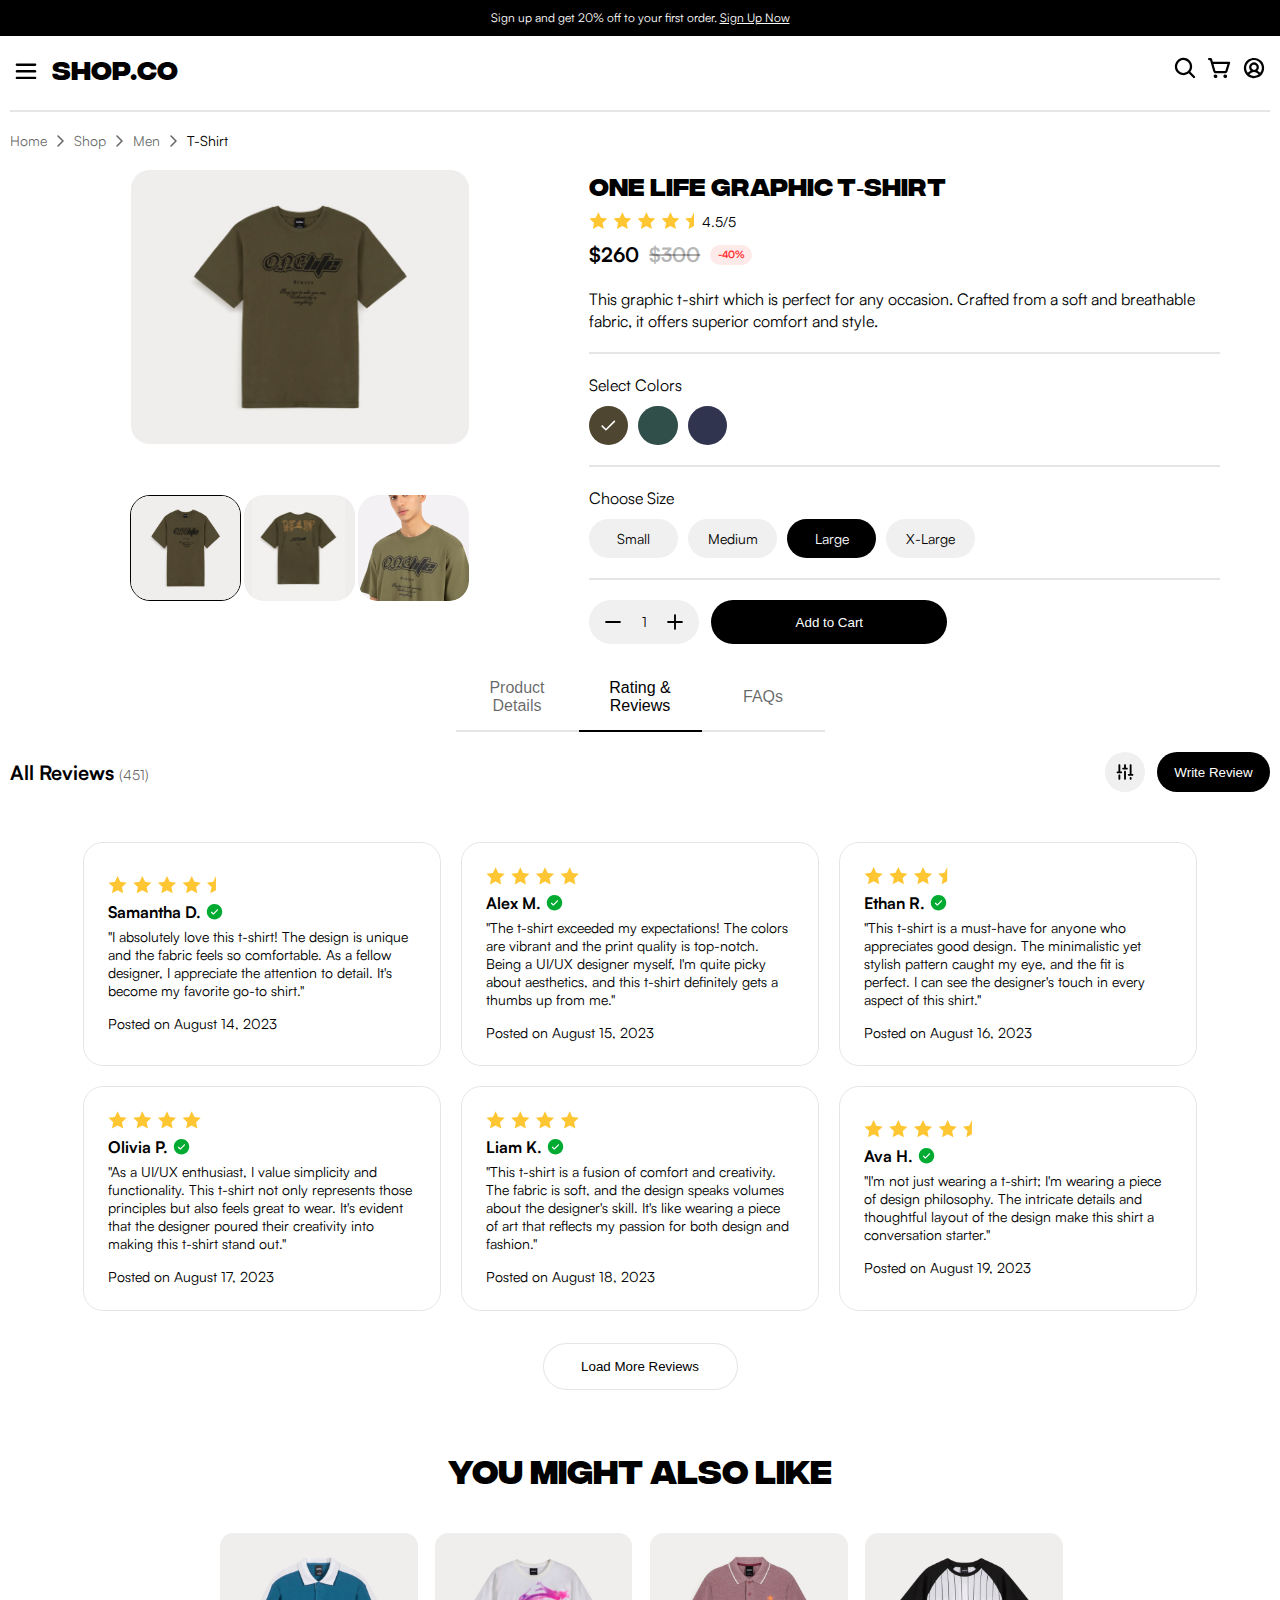
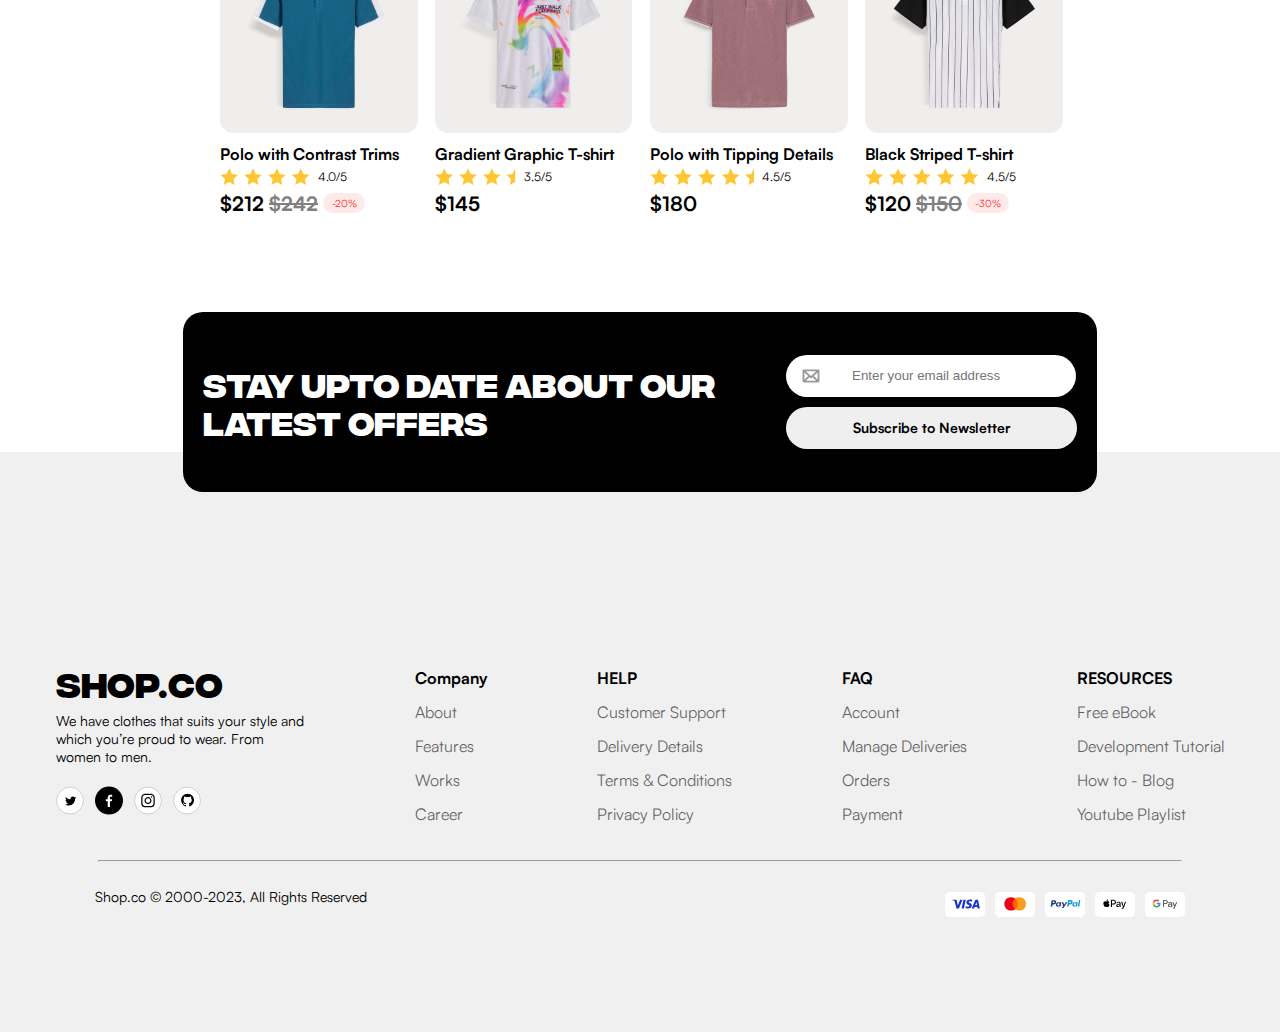
<file: product.html>
<html lang="en">
<head>
    <meta charset="UTF-8">
    <meta name="viewport" content="width=device-width, initial-scale=1.0">
    <meta name="description" content="This graphic t-shirt which is perfect for any occasion. Crafted from a soft and breathable fabric, it offers superior comfort and style.">
    <link rel="stylesheet" href="src/product.css">
    <title>SHOP.CO:Product</title>
</head>
<body>
  <header>
    <div class="offer">
      <p>
        Sign up and get 20% off to your first order. <a href="#"
          >Sign Up Now</a
        >
      </p>
      <div class="action">
        <svg width="14" height="14" viewBox="0 0 14 14" fill="none" xmlns="http://www.w3.org/2000/svg">
          <path d="M13.2882 11.9617C13.4644 12.1378 13.5633 12.3767 13.5633 12.6258C13.5633 12.8749 13.4644 13.1137 13.2882 13.2898C13.1121 13.466 12.8733 13.5649 12.6242 13.5649C12.3751 13.5649 12.1362 13.466 11.9601 13.2898L6.99997 8.32812L2.03825 13.2883C1.86213 13.4644 1.62326 13.5633 1.37418 13.5633C1.12511 13.5633 0.886243 13.4644 0.710122 13.2883C0.534002 13.1122 0.435059 12.8733 0.435059 12.6242C0.435059 12.3751 0.534002 12.1363 0.710122 11.9602L5.67184 7L0.711685 2.03828C0.535564 1.86216 0.436621 1.62329 0.436621 1.37422C0.436621 1.12515 0.535564 0.886276 0.711685 0.710156C0.887805 0.534036 1.12668 0.435092 1.37575 0.435092C1.62482 0.435092 1.86369 0.534036 2.03981 0.710156L6.99997 5.67187L11.9617 0.709374C12.1378 0.533254 12.3767 0.434311 12.6257 0.434311C12.8748 0.434311 13.1137 0.533254 13.2898 0.709374C13.4659 0.885495 13.5649 1.12437 13.5649 1.37344C13.5649 1.62251 13.4659 1.86138 13.2898 2.0375L8.32809 7L13.2882 11.9617Z" fill="white"/>
        </svg>            
      </div>
    </div>
    <nav>
      <div class="nav-content">
        <div class="nav-logo">
          <button class="mobile-menu-btn">
            <svg width="22" height="22" viewBox="0 0 20 10" class="bi-list" fill="none" xmlns="http://www.w3.org/2000/svg">
              <path d="M19.375 8C19.375 8.29837 19.2565 8.58452 19.0455 8.79549C18.8345 9.00647 18.5484 9.125 18.25 9.125H1.75C1.45163 9.125 1.16548 9.00647 0.954505 8.79549C0.743526 8.58452 0.625 8.29837 0.625 8C0.625 7.70163 0.743526 7.41548 0.954505 7.2045C1.16548 6.99353 1.45163 6.875 1.75 6.875H18.25C18.5484 6.875 18.8345 6.99353 19.0455 7.2045C19.2565 7.41548 19.375 7.70163 19.375 8ZM1.75 3.125H18.25C18.5484 3.125 18.8345 3.00647 19.0455 2.7955C19.2565 2.58452 19.375 2.29837 19.375 2C19.375 1.70163 19.2565 1.41548 19.0455 1.2045C18.8345 0.993526 18.5484 0.875 18.25 0.875H1.75C1.45163 0.875 1.16548 0.993526 0.954505 1.2045C0.743526 1.41548 0.625 1.70163 0.625 2C0.625 2.29837 0.743526 2.58452 0.954505 2.7955C1.16548 3.00647 1.45163 3.125 1.75 3.125ZM18.25 12.875H1.75C1.45163 12.875 1.16548 12.9935 0.954505 13.2045C0.743526 13.4155 0.625 13.7016 0.625 14C0.625 14.2984 0.743526 14.5845 0.954505 14.7955C1.16548 15.0065 1.45163 15.125 1.75 15.125H18.25C18.5484 15.125 18.8345 15.0065 19.0455 14.7955C19.2565 14.5845 19.375 14.2984 19.375 14C19.375 13.7016 19.2565 13.4155 19.0455 13.2045C18.8345 12.9935 18.5484 12.875 18.25 12.875Z" fill="black"/>
            </svg>
          </button>
          <a href="index.html">
            <span class="brand-name">SHOP.CO</span>
          </a>
        </div>

        <!--For lg devices-->
        <div class="nav-options">
          <ul class="menu_options">
            <a href="index.html" class="shop">
              <li>
                Shop
                <svg width="12" height="7" viewBox="0 0 12 7" fill="none" class="menu-btn" xmlns="http://www.w3.org/2000/svg">
                  <path d="M11.5306 1.53061L6.5306 6.53061C6.46092 6.60053 6.37813 6.65601 6.28696 6.69386C6.1958 6.73172 6.09806 6.7512 5.99935 6.7512C5.90064 6.7512 5.8029 6.73172 5.71173 6.69386C5.62057 6.65601 5.53778 6.60053 5.4681 6.53061L0.468098 1.53061C0.327202 1.38972 0.248047 1.19862 0.248047 0.999362C0.248047 0.800105 0.327202 0.609009 0.468098 0.468112C0.608994 0.327216 0.800091 0.248062 0.999348 0.248062C1.19861 0.248062 1.3897 0.327216 1.5306 0.468112L5.99997 4.93749L10.4693 0.467488C10.6102 0.326592 10.8013 0.247437 11.0006 0.247437C11.1999 0.247437 11.391 0.326592 11.5318 0.467488C11.6727 0.608384 11.7519 0.79948 11.7519 0.998738C11.7519 1.198 11.6727 1.38909 11.5318 1.52999L11.5306 1.53061Z" fill="black"/>
                </svg>
                <!--available with js or remove hidden-->
                <div class="shop-menu hidden">
                  <ul>
                    <a href="index.html"><li class="shop-menu-option" data-goto='top-selling-section'>TOP SELLING</li></a>
                    <a href="index.html"><li class="shop-menu-option" data-goto='browse-section'>BROWSE BY DRESS STYLE</li></a>
                    <a href="index.html"><li class="shop-menu-option" data-goto='newslist'>LEATEST OFFERS</li></a>
                  </ul>
                </div>
              </li>
            </a>
            <a href="index.html">
              <li>On Sale</li>
            </a>
            <a href="index.html">
              <li class="new-arrival-btn" data-goto="new-arrivals-section">New Arrivals</li>
            </a>
            <a href="index.html">
              <li>Brands</li>
            </a>
            <li>
              <div class="search-field">
                  <div class="search-icon">
                    <svg width="22" height="22" viewBox="0 0 22 22" fill="none" xmlns="http://www.w3.org/2000/svg">
                      <path d="M20.7958 19.2041L16.3436 14.75C17.6785 13.0104 18.3018 10.8282 18.0869 8.64606C17.872 6.46389 16.8352 4.44515 15.1866 2.99936C13.538 1.55356 11.4013 0.78898 9.20972 0.860705C7.01817 0.932429 4.93595 1.83509 3.38546 3.38558C1.83497 4.93607 0.932307 7.01829 0.860583 9.20984C0.788858 11.4014 1.55344 13.5382 2.99924 15.1867C4.44503 16.8353 6.46377 17.8722 8.64594 18.087C10.8281 18.3019 13.0103 17.6787 14.7499 16.3437L19.2058 20.8006C19.3105 20.9053 19.4347 20.9883 19.5714 21.0449C19.7081 21.1015 19.8547 21.1307 20.0027 21.1307C20.1507 21.1307 20.2972 21.1015 20.434 21.0449C20.5707 20.9883 20.6949 20.9053 20.7996 20.8006C20.9042 20.696 20.9872 20.5717 21.0439 20.435C21.1005 20.2983 21.1296 20.1517 21.1296 20.0037C21.1296 19.8557 21.1005 19.7092 21.0439 19.5725C20.9872 19.4357 20.9042 19.3115 20.7996 19.2069L20.7958 19.2041ZM3.12487 9.49999C3.12487 8.23914 3.49876 7.0066 4.19925 5.95823C4.89975 4.90987 5.89539 4.09277 7.06026 3.61026C8.22514 3.12775 9.50694 3.00151 10.7436 3.24749C11.9802 3.49347 13.1161 4.10063 14.0077 4.99219C14.8992 5.88375 15.5064 7.01966 15.7524 8.25629C15.9984 9.49292 15.8721 10.7747 15.3896 11.9396C14.9071 13.1045 14.09 14.1001 13.0416 14.8006C11.9933 15.5011 10.7607 15.875 9.49987 15.875C7.80965 15.8733 6.18915 15.201 4.99398 14.0059C3.79882 12.8107 3.12661 11.1902 3.12487 9.49999Z" fill="black" fill-opacity="0.4"/>
                    </svg>                        
                  </div>
                  <div class="search">
                    <input type="text" placeholder="Search for products..." />
                  </div>
                </div>
              </div>
            </li>
          </ul>

        <div class="nav-btns">
          <a href="">
            <svg width="22" height="22" viewBox="0 0 22 22" fill="none" class="bi-search" xmlns="http://www.w3.org/2000/svg">
              <path d="M20.7958 19.2041L16.3436 14.75C17.6785 13.0104 18.3018 10.8282 18.0869 8.64606C17.872 6.46389 16.8352 4.44515 15.1866 2.99936C13.538 1.55356 11.4013 0.78898 9.20972 0.860705C7.01817 0.932429 4.93595 1.83509 3.38546 3.38558C1.83497 4.93607 0.932307 7.01829 0.860583 9.20984C0.788858 11.4014 1.55344 13.5382 2.99924 15.1867C4.44503 16.8353 6.46377 17.8722 8.64594 18.087C10.8281 18.3019 13.0103 17.6787 14.7499 16.3437L19.2058 20.8006C19.3105 20.9053 19.4347 20.9883 19.5714 21.0449C19.7081 21.1015 19.8547 21.1307 20.0027 21.1307C20.1507 21.1307 20.2972 21.1015 20.434 21.0449C20.5707 20.9883 20.6949 20.9053 20.7996 20.8006C20.9042 20.696 20.9872 20.5717 21.0439 20.435C21.1005 20.2983 21.1296 20.1517 21.1296 20.0037C21.1296 19.8557 21.1005 19.7092 21.0439 19.5725C20.9872 19.4357 20.9042 19.3115 20.7996 19.2069L20.7958 19.2041ZM3.12487 9.49999C3.12487 8.23914 3.49876 7.0066 4.19925 5.95823C4.89975 4.90987 5.89539 4.09277 7.06026 3.61026C8.22514 3.12775 9.50694 3.00151 10.7436 3.24749C11.9802 3.49347 13.1161 4.10063 14.0077 4.99219C14.8992 5.88375 15.5064 7.01966 15.7524 8.25629C15.9984 9.49292 15.8721 10.7747 15.3896 11.9396C14.9071 13.1045 14.09 14.1001 13.0416 14.8006C11.9933 15.5011 10.7607 15.875 9.49987 15.875C7.80965 15.8733 6.18915 15.201 4.99398 14.0059C3.79882 12.8107 3.12661 11.1902 3.12487 9.49999Z" fill="black"/>
            </svg>
          </a>
          <a href="cart.html" class="cart-container">
            <svg width="23" height="22" viewBox="0 0 23 22" fill="none" xmlns="http://www.w3.org/2000/svg">
              <path d="M9.375 19.25C9.375 19.6208 9.26503 19.9834 9.059 20.2917C8.85298 20.6 8.56014 20.8404 8.21753 20.9823C7.87492 21.1242 7.49792 21.1613 7.1342 21.089C6.77049 21.0166 6.4364 20.838 6.17417 20.5758C5.91195 20.3136 5.73337 19.9795 5.66103 19.6158C5.58868 19.2521 5.62581 18.8751 5.76773 18.5325C5.90964 18.1899 6.14996 17.897 6.45831 17.691C6.76665 17.485 7.12916 17.375 7.5 17.375C7.99728 17.375 8.47419 17.5725 8.82582 17.9242C9.17745 18.2758 9.375 18.7527 9.375 19.25ZM17.25 17.375C16.8792 17.375 16.5166 17.485 16.2083 17.691C15.9 17.897 15.6596 18.1899 15.5177 18.5325C15.3758 18.8751 15.3387 19.2521 15.411 19.6158C15.4834 19.9795 15.662 20.3136 15.9242 20.5758C16.1864 20.838 16.5205 21.0166 16.8842 21.089C17.2479 21.1613 17.6249 21.1242 17.9675 20.9823C18.3101 20.8404 18.603 20.6 18.809 20.2917C19.015 19.9834 19.125 19.6208 19.125 19.25C19.125 18.7527 18.9275 18.2758 18.5758 17.9242C18.2242 17.5725 17.7473 17.375 17.25 17.375ZM22.0753 6.08094L19.5169 14.3966C19.3535 14.9343 19.0211 15.4051 18.569 15.739C18.1169 16.0729 17.5692 16.2521 17.0072 16.25H7.77469C7.2046 16.2482 6.65046 16.0616 6.1953 15.7183C5.74015 15.3751 5.40848 14.8936 5.25 14.3459L2.04469 3.125H1.125C0.826631 3.125 0.540483 3.00647 0.329505 2.7955C0.118526 2.58452 0 2.29837 0 2C0 1.70163 0.118526 1.41548 0.329505 1.2045C0.540483 0.993526 0.826631 0.875 1.125 0.875H2.32687C2.73407 0.876258 3.12988 1.00951 3.45493 1.25478C3.77998 1.50004 4.01674 1.84409 4.12969 2.23531L4.81312 4.625H21C21.1761 4.62499 21.3497 4.6663 21.5069 4.74561C21.664 4.82492 21.8004 4.94001 21.905 5.08164C22.0096 5.22326 22.0795 5.38746 22.1091 5.56102C22.1387 5.73458 22.1271 5.91266 22.0753 6.08094ZM19.4766 6.875H5.45531L7.41375 13.7281C7.43617 13.8065 7.48354 13.8755 7.54867 13.9245C7.6138 13.9736 7.69315 14.0001 7.77469 14H17.0072C17.0875 14.0002 17.1656 13.9746 17.2303 13.927C17.2949 13.8794 17.3426 13.8123 17.3662 13.7356L19.4766 6.875Z" fill="black"/>
            </svg>
            <div class="cart-items-count hidden">
              <span class="total-items">1</span>
            </div>
          </a>
          <a href="#">
            <svg width="22" height="22" viewBox="0 0 22 22" fill="none" xmlns="http://www.w3.org/2000/svg">
              <path d="M11 0.875C8.99747 0.875 7.0399 1.46882 5.37486 2.58137C3.70981 3.69392 2.41206 5.27523 1.64572 7.12533C0.879387 8.97543 0.678878 11.0112 1.06955 12.9753C1.46023 14.9393 2.42454 16.7435 3.84055 18.1595C5.25656 19.5755 7.06066 20.5398 9.02471 20.9305C10.9888 21.3211 13.0246 21.1206 14.8747 20.3543C16.7248 19.5879 18.3061 18.2902 19.4186 16.6251C20.5312 14.9601 21.125 13.0025 21.125 11C21.122 8.3156 20.0543 5.74199 18.1562 3.84383C16.258 1.94567 13.6844 0.877978 11 0.875ZM6.45969 17.4284C6.98195 16.7143 7.66528 16.1335 8.45418 15.7331C9.24308 15.3327 10.1153 15.124 11 15.124C11.8847 15.124 12.7569 15.3327 13.5458 15.7331C14.3347 16.1335 15.0181 16.7143 15.5403 17.4284C14.2134 18.3695 12.6268 18.875 11 18.875C9.37323 18.875 7.78665 18.3695 6.45969 17.4284ZM8.375 10.25C8.375 9.73082 8.52896 9.22331 8.8174 8.79163C9.10583 8.35995 9.5158 8.0235 9.99546 7.82482C10.4751 7.62614 11.0029 7.57415 11.5121 7.67544C12.0213 7.77672 12.489 8.02673 12.8562 8.39384C13.2233 8.76096 13.4733 9.22869 13.5746 9.73789C13.6759 10.2471 13.6239 10.7749 13.4252 11.2545C13.2265 11.7342 12.8901 12.1442 12.4584 12.4326C12.0267 12.721 11.5192 12.875 11 12.875C10.3038 12.875 9.63613 12.5984 9.14385 12.1062C8.65157 11.6139 8.375 10.9462 8.375 10.25ZM17.1875 15.8694C16.4583 14.9419 15.5289 14.1914 14.4688 13.6737C15.1444 12.9896 15.6026 12.1208 15.7858 11.1769C15.9689 10.2329 15.8688 9.25583 15.498 8.36861C15.1273 7.4814 14.5024 6.72364 13.702 6.19068C12.9017 5.65771 11.9616 5.37334 11 5.37334C10.0384 5.37334 9.09833 5.65771 8.29797 6.19068C7.49762 6.72364 6.87275 7.4814 6.50198 8.36861C6.13121 9.25583 6.0311 10.2329 6.21424 11.1769C6.39739 12.1208 6.85561 12.9896 7.53125 13.6737C6.4711 14.1914 5.54168 14.9419 4.8125 15.8694C3.89661 14.7083 3.32614 13.3129 3.1664 11.8427C3.00665 10.3725 3.2641 8.88711 3.90925 7.55644C4.55441 6.22578 5.5612 5.10366 6.81439 4.31855C8.06757 3.53343 9.5165 3.11703 10.9953 3.11703C12.4741 3.11703 13.9231 3.53343 15.1762 4.31855C16.4294 5.10366 17.4362 6.22578 18.0814 7.55644C18.7265 8.88711 18.984 10.3725 18.8242 11.8427C18.6645 13.3129 18.094 14.7083 17.1781 15.8694H17.1875Z" fill="black"/>
            </svg>  
          </a>
        </div>
      </div>
    </nav>
  </header>

  <!--available with js or remove hidden-->
  <div class="nav-menu hidden">
    <ul>
      <li>
        Shop
        <svg width="12" height="7" viewBox="0 0 12 7" fill="none" class="menu-btn" xmlns="http://www.w3.org/2000/svg">
          <path d="M11.5306 1.53061L6.5306 6.53061C6.46092 6.60053 6.37813 6.65601 6.28696 6.69386C6.1958 6.73172 6.09806 6.7512 5.99935 6.7512C5.90064 6.7512 5.8029 6.73172 5.71173 6.69386C5.62057 6.65601 5.53778 6.60053 5.4681 6.53061L0.468098 1.53061C0.327202 1.38972 0.248047 1.19862 0.248047 0.999362C0.248047 0.800105 0.327202 0.609009 0.468098 0.468112C0.608994 0.327216 0.800091 0.248062 0.999348 0.248062C1.19861 0.248062 1.3897 0.327216 1.5306 0.468112L5.99997 4.93749L10.4693 0.467488C10.6102 0.326592 10.8013 0.247437 11.0006 0.247437C11.1999 0.247437 11.391 0.326592 11.5318 0.467488C11.6727 0.608384 11.7519 0.79948 11.7519 0.998738C11.7519 1.198 11.6727 1.38909 11.5318 1.52999L11.5306 1.53061Z" fill="black"/>
        </svg>
      </li>
      <li>On Sale</li>
      <li>New Arrivals</li>
      <li>Brands</li>
    </ul>
    <hr class="nav-menu-hr">
    <div class="barnd-info">
      <div class="logo">
        <span>SHOP.CO</span>
      </div>
      <div class="copy-rights">
        Shop.co © 2000-2023, All Rights Reserved
      </div>
    </div>
  </div>

      <main class="main-product-page">
        <div class="section-hr">
            <hr>
        </div>
        <div class="path">
            <span>Home</span>
            <span>
                <svg width="7" height="12" viewBox="0 0 7 12" fill="none" xmlns="http://www.w3.org/2000/svg">
                    <path d="M1.53073 0.469372L6.53073 5.46937C6.60065 5.53905 6.65613 5.62184 6.69399 5.71301C6.73184 5.80417 6.75133 5.90191 6.75133 6.00062C6.75133 6.09933 6.73184 6.19707 6.69399 6.28824C6.65613 6.3794 6.60065 6.46219 6.53073 6.53187L1.53073 11.5319C1.38984 11.6728 1.19874 11.7519 0.999484 11.7519C0.800227 11.7519 0.609131 11.6728 0.468235 11.5319C0.327338 11.391 0.248184 11.1999 0.248184 11.0006C0.248184 10.8014 0.327338 10.6103 0.468235 10.4694L4.93761 6L0.46761 1.53062C0.326714 1.38973 0.247559 1.19863 0.247559 0.999372C0.247559 0.800115 0.326714 0.609018 0.46761 0.468122C0.608506 0.327227 0.799603 0.24807 0.99886 0.24807C1.19812 0.24807 1.38921 0.327227 1.53011 0.468122L1.53073 0.469372Z" fill="black" fill-opacity="0.6"/>
                </svg>                    
            </span>
            <span>Shop</span>
            <span>
                <svg width="7" height="12" viewBox="0 0 7 12" fill="none" xmlns="http://www.w3.org/2000/svg">
                    <path d="M1.53073 0.469372L6.53073 5.46937C6.60065 5.53905 6.65613 5.62184 6.69399 5.71301C6.73184 5.80417 6.75133 5.90191 6.75133 6.00062C6.75133 6.09933 6.73184 6.19707 6.69399 6.28824C6.65613 6.3794 6.60065 6.46219 6.53073 6.53187L1.53073 11.5319C1.38984 11.6728 1.19874 11.7519 0.999484 11.7519C0.800227 11.7519 0.609131 11.6728 0.468235 11.5319C0.327338 11.391 0.248184 11.1999 0.248184 11.0006C0.248184 10.8014 0.327338 10.6103 0.468235 10.4694L4.93761 6L0.46761 1.53062C0.326714 1.38973 0.247559 1.19863 0.247559 0.999372C0.247559 0.800115 0.326714 0.609018 0.46761 0.468122C0.608506 0.327227 0.799603 0.24807 0.99886 0.24807C1.19812 0.24807 1.38921 0.327227 1.53011 0.468122L1.53073 0.469372Z" fill="black" fill-opacity="0.6"/>
                </svg>                    
            </span>
            <span>Men</span>
            <span>
                <svg width="7" height="12" viewBox="0 0 7 12" fill="none" xmlns="http://www.w3.org/2000/svg">
                    <path d="M1.53073 0.469372L6.53073 5.46937C6.60065 5.53905 6.65613 5.62184 6.69399 5.71301C6.73184 5.80417 6.75133 5.90191 6.75133 6.00062C6.75133 6.09933 6.73184 6.19707 6.69399 6.28824C6.65613 6.3794 6.60065 6.46219 6.53073 6.53187L1.53073 11.5319C1.38984 11.6728 1.19874 11.7519 0.999484 11.7519C0.800227 11.7519 0.609131 11.6728 0.468235 11.5319C0.327338 11.391 0.248184 11.1999 0.248184 11.0006C0.248184 10.8014 0.327338 10.6103 0.468235 10.4694L4.93761 6L0.46761 1.53062C0.326714 1.38973 0.247559 1.19863 0.247559 0.999372C0.247559 0.800115 0.326714 0.609018 0.46761 0.468122C0.608506 0.327227 0.799603 0.24807 0.99886 0.24807C1.19812 0.24807 1.38921 0.327227 1.53011 0.468122L1.53073 0.469372Z" fill="black" fill-opacity="0.6"/>
                </svg>                    
            </span>
            <span class="current-path">T-Shirt</span>
        </div>

        <!--single product view-->
        <div class="product">
            <div class="product-imgs">
                <div class="main-img">
                    <img src="src/img/product-img.jpg" alt="">
                </div>
                <div class="img-list">
                    <span><img src="src/img/product-img.jpg" alt="" class="focus-img"></span>
                    <span><img src="src/img/product-img-list1.jpg" alt=""></span>
                    <span><img src="src/img/product-img-list2.jpg" alt=""></span>
                </div>
            </div>
            <div class="product-details">
                <div class="product-title">
                    <p>One Life Graphic T&dash;shirt</p>
                </div>
                <div class="product-review">
                    <svg width="105" height="19" viewBox="0 0 105 19" fill="none" xmlns="http://www.w3.org/2000/svg">
                        <path d="M9.33383 0.166138L11.9782 5.86028L18.2108 6.61566L13.6125 10.8902L14.8201 17.0512L9.33383 13.9989L3.84754 17.0512L5.05512 10.8902L0.45683 6.61566L6.68944 5.86028L9.33383 0.166138Z" fill="#FFC633"/>
                        <path d="M33.3646 0.166138L36.009 5.86028L42.2416 6.61566L37.6433 10.8902L38.8509 17.0512L33.3646 13.9989L27.8783 17.0512L29.0859 10.8902L24.4876 6.61566L30.7202 5.86028L33.3646 0.166138Z" fill="#FFC633"/>
                        <path d="M57.3954 0.166138L60.0397 5.86028L66.2724 6.61566L61.6741 10.8902L62.8816 17.0512L57.3954 13.9989L51.9091 17.0512L53.1166 10.8902L48.5184 6.61566L54.751 5.86028L57.3954 0.166138Z" fill="#FFC633"/>
                        <path d="M81.4259 0.166138L84.0703 5.86028L90.3029 6.61566L85.7046 10.8902L86.9122 17.0512L81.4259 13.9989L75.9396 17.0512L77.1472 10.8902L72.5489 6.61566L78.7815 5.86028L81.4259 0.166138Z" fill="#FFC633"/>
                        <path d="M99.5138 17.0512L105 13.9989V0.166138L102.356 5.86028L96.123 6.61566L100.721 10.8902L99.5138 17.0512Z" fill="#FFC633"/>
                    </svg>
                    4.5/5                    
                </div>
                <div class="product-price">
                    <span class="new-price">$260</span>
                    <span class="old-price">$300</span>
                    <div class="sale">
                        -40%
                    </div>
                </div>
                <div class="product-description">
                    <p>This graphic t-shirt which is perfect for any occasion. Crafted from a soft and breathable fabric, it offers superior comfort and style.</p>
                </div>
                <div class="section-hr">
                    <hr>
                </div>
                <div class="colors">
                    <span class="color-title">Select Colors</span>
                    <div class="avaiable-colors">
                        <span class="current-color dark-brown">
                            <svg width="15" height="11" viewBox="0 0 15 11" class="marked" fill="none" xmlns="http://www.w3.org/2000/svg">
                                <path d="M13.9463 1.89809L5.48459 10.3598C5.41089 10.4337 5.32332 10.4924 5.22689 10.5325C5.13047 10.5725 5.02708 10.5931 4.92268 10.5931C4.81827 10.5931 4.71489 10.5725 4.61846 10.5325C4.52204 10.4924 4.43447 10.4337 4.36077 10.3598L0.658776 6.6578C0.584985 6.58401 0.526451 6.49641 0.486515 6.39999C0.44658 6.30358 0.426025 6.20025 0.426025 6.09589C0.426025 5.99153 0.44658 5.8882 0.486515 5.79179C0.526451 5.69537 0.584985 5.60777 0.658776 5.53398C0.732567 5.46019 0.82017 5.40166 0.916582 5.36172C1.01299 5.32178 1.11633 5.30123 1.22069 5.30123C1.32504 5.30123 1.42838 5.32178 1.52479 5.36172C1.6212 5.40166 1.7088 5.46019 1.7826 5.53398L4.92334 8.67472L12.8238 0.775597C12.9728 0.626569 13.1749 0.542847 13.3857 0.542847C13.5965 0.542847 13.7986 0.626569 13.9476 0.775597C14.0966 0.924625 14.1804 1.12675 14.1804 1.33751C14.1804 1.54826 14.0966 1.75039 13.9476 1.89942L13.9463 1.89809Z" fill="white"/>
                            </svg>                            
                        </span>
                        <span class="current-color dark-green"></span>
                        <span class="current-color dark-blue"></span>
                    </div>
                </div>
                <div class="section-hr">
                    <hr>
                </div>
                <div class="size">
                    <span class="size-title">Choose Size</span>
                    <div class="available-sizes">
                        <span class="current-size">Small</span>
                        <span class="current-size">Medium</span>
                        <span class="current-size selected">Large</span>
                        <span class="current-size">X-Large</span>
                    </div>
                </div>
                <div class="section-hr">
                    <hr>
                </div>
                <div class="product-action">
                    <div class="product-quantity">
                        <span>
                            <button>
                                <svg width="16" height="2" viewBox="0 0 16 2" fill="none" xmlns="http://www.w3.org/2000/svg">
                                    <path d="M15.8125 1C15.8125 1.24864 15.7137 1.4871 15.5379 1.66291C15.3621 1.83873 15.1236 1.9375 14.875 1.9375H1.125C0.87636 1.9375 0.637903 1.83873 0.462087 1.66291C0.286272 1.4871 0.1875 1.24864 0.1875 1C0.1875 0.75136 0.286272 0.512903 0.462087 0.337087C0.637903 0.161272 0.87636 0.0625 1.125 0.0625H14.875C15.1236 0.0625 15.3621 0.161272 15.5379 0.337087C15.7137 0.512903 15.8125 0.75136 15.8125 1Z" fill="black"/>
                                </svg>   
                            </button>                         
                        </span>
                        <span>1</span>
                        <span>
                            <button>
                                <svg width="16" height="16" viewBox="0 0 16 16" fill="none" xmlns="http://www.w3.org/2000/svg">
                                    <path d="M15.8125 8C15.8125 8.24864 15.7137 8.4871 15.5379 8.66291C15.3621 8.83873 15.1236 8.9375 14.875 8.9375H8.9375V14.875C8.9375 15.1236 8.83873 15.3621 8.66291 15.5379C8.4871 15.7137 8.24864 15.8125 8 15.8125C7.75136 15.8125 7.5129 15.7137 7.33709 15.5379C7.16127 15.3621 7.0625 15.1236 7.0625 14.875V8.9375H1.125C0.87636 8.9375 0.637903 8.83873 0.462087 8.66291C0.286272 8.4871 0.1875 8.24864 0.1875 8C0.1875 7.75136 0.286272 7.5129 0.462087 7.33709C0.637903 7.16127 0.87636 7.0625 1.125 7.0625H7.0625V1.125C7.0625 0.87636 7.16127 0.637903 7.33709 0.462087C7.5129 0.286272 7.75136 0.1875 8 0.1875C8.24864 0.1875 8.4871 0.286272 8.66291 0.462087C8.83873 0.637903 8.9375 0.87636 8.9375 1.125V7.0625H14.875C15.1236 7.0625 15.3621 7.16127 15.5379 7.33709C15.7137 7.5129 15.8125 7.75136 15.8125 8Z" fill="black"/>
                                </svg>                                
                            </button>
                        </span>
                    </div>
                    <div class="action-btn">
                        <button class="add-to-cart">Add to Cart</button>
                    </div>
                </div>
            </div>
        </div>
        
        <!--product deep information-->
        <div class="more">
            <div class="more-btn">   
                <button class="more-product-details">Product Details</button>
            </div>
            <div class="more-btn selected-more">
                <button class="more-rating-reviews selected-more-btn">Rating & Reviews</button>
            </div>
            <div class="more-btn">
                <button class="more-faqs">FAQs</button>
            </div>
        </div>
        <div class="rates">
            <div class="rates-heading">
                <p>All Reviews <span class="review-count">(451)</span></p>
                <div class="rates-action">
                    <div class="filter">
                        <button class="filter-btn">
                            <svg width="18" height="16" viewBox="0 0 18 16" fill="none" xmlns="http://www.w3.org/2000/svg">
                                <path d="M9.9375 7.6875V14.875C9.9375 15.1236 9.83873 15.3621 9.66291 15.5379C9.4871 15.7137 9.24864 15.8125 9 15.8125C8.75136 15.8125 8.5129 15.7137 8.33709 15.5379C8.16127 15.3621 8.0625 15.1236 8.0625 14.875V7.6875C8.0625 7.43886 8.16127 7.2004 8.33709 7.02459C8.5129 6.84877 8.75136 6.75 9 6.75C9.24864 6.75 9.4871 6.84877 9.66291 7.02459C9.83873 7.2004 9.9375 7.43886 9.9375 7.6875ZM14.625 13C14.3764 13 14.1379 13.0988 13.9621 13.2746C13.7863 13.4504 13.6875 13.6889 13.6875 13.9375V14.875C13.6875 15.1236 13.7863 15.3621 13.9621 15.5379C14.1379 15.7137 14.3764 15.8125 14.625 15.8125C14.8736 15.8125 15.1121 15.7137 15.2879 15.5379C15.4637 15.3621 15.5625 15.1236 15.5625 14.875V13.9375C15.5625 13.6889 15.4637 13.4504 15.2879 13.2746C15.1121 13.0988 14.8736 13 14.625 13ZM16.5 9.875H15.5625V1.125C15.5625 0.87636 15.4637 0.637903 15.2879 0.462087C15.1121 0.286272 14.8736 0.1875 14.625 0.1875C14.3764 0.1875 14.1379 0.286272 13.9621 0.462087C13.7863 0.637903 13.6875 0.87636 13.6875 1.125V9.875H12.75C12.5014 9.875 12.2629 9.97377 12.0871 10.1496C11.9113 10.3254 11.8125 10.5639 11.8125 10.8125C11.8125 11.0611 11.9113 11.2996 12.0871 11.4754C12.2629 11.6512 12.5014 11.75 12.75 11.75H16.5C16.7486 11.75 16.9871 11.6512 17.1629 11.4754C17.3387 11.2996 17.4375 11.0611 17.4375 10.8125C17.4375 10.5639 17.3387 10.3254 17.1629 10.1496C16.9871 9.97377 16.7486 9.875 16.5 9.875ZM3.375 10.5C3.12636 10.5 2.8879 10.5988 2.71209 10.7746C2.53627 10.9504 2.4375 11.1889 2.4375 11.4375V14.875C2.4375 15.1236 2.53627 15.3621 2.71209 15.5379C2.8879 15.7137 3.12636 15.8125 3.375 15.8125C3.62364 15.8125 3.8621 15.7137 4.03791 15.5379C4.21373 15.3621 4.3125 15.1236 4.3125 14.875V11.4375C4.3125 11.1889 4.21373 10.9504 4.03791 10.7746C3.8621 10.5988 3.62364 10.5 3.375 10.5ZM5.25 7.375H4.3125V1.125C4.3125 0.87636 4.21373 0.637903 4.03791 0.462087C3.8621 0.286272 3.62364 0.1875 3.375 0.1875C3.12636 0.1875 2.8879 0.286272 2.71209 0.462087C2.53627 0.637903 2.4375 0.87636 2.4375 1.125V7.375H1.5C1.25136 7.375 1.0129 7.47377 0.837087 7.64959C0.661272 7.8254 0.5625 8.06386 0.5625 8.3125C0.5625 8.56114 0.661272 8.7996 0.837087 8.97541C1.0129 9.15123 1.25136 9.25 1.5 9.25H5.25C5.49864 9.25 5.7371 9.15123 5.91291 8.97541C6.08873 8.7996 6.1875 8.56114 6.1875 8.3125C6.1875 8.06386 6.08873 7.8254 5.91291 7.64959C5.7371 7.47377 5.49864 7.375 5.25 7.375ZM10.875 3.625H9.9375V1.125C9.9375 0.87636 9.83873 0.637903 9.66291 0.462087C9.4871 0.286272 9.24864 0.1875 9 0.1875C8.75136 0.1875 8.5129 0.286272 8.33709 0.462087C8.16127 0.637903 8.0625 0.87636 8.0625 1.125V3.625H7.125C6.87636 3.625 6.6379 3.72377 6.46209 3.89959C6.28627 4.0754 6.1875 4.31386 6.1875 4.5625C6.1875 4.81114 6.28627 5.0496 6.46209 5.22541C6.6379 5.40123 6.87636 5.5 7.125 5.5H10.875C11.1236 5.5 11.3621 5.40123 11.5379 5.22541C11.7137 5.0496 11.8125 4.81114 11.8125 4.5625C11.8125 4.31386 11.7137 4.0754 11.5379 3.89959C11.3621 3.72377 11.1236 3.625 10.875 3.625Z" fill="black"/>
                            </svg>                        
                        </button>
                    </div>
                    <button class="write-review">Write Review</button>
                </div>
            </div>
            <div class="reviews">
                <div class="review">
                    <div class="review-content">
                        <div class="review-rates">
                            <svg width="108" height="20" viewBox="0 0 108 20" fill="none" xmlns="http://www.w3.org/2000/svg">
                                <path d="M9.59479 0L12.3131 5.85334L18.72 6.62984L13.9931 11.0239L15.2345 17.3571L9.59479 14.2195L3.95511 17.3571L5.19645 11.0239L0.469603 6.62984L6.87647 5.85334L9.59479 0Z" fill="#FFC633"/>
                                <path d="M34.2974 -0.00012207L37.0157 5.85322L43.4226 6.62971L38.6958 11.0238L39.9371 17.357L34.2974 14.2194L28.6578 17.357L29.8991 11.0238L25.1722 6.62971L31.5791 5.85322L34.2974 -0.00012207Z" fill="#FFC633"/>
                                <path d="M59.0001 -0.00012207L61.7184 5.85322L68.1252 6.62971L63.3984 11.0238L64.6397 17.357L59.0001 14.2194L53.3604 17.357L54.6017 11.0238L49.8749 6.62971L56.2817 5.85322L59.0001 -0.00012207Z" fill="#FFC633"/>
                                <path d="M83.7027 -0.00012207L86.421 5.85322L92.8279 6.62971L88.101 11.0238L89.3424 17.357L83.7027 14.2194L78.063 17.357L79.3044 11.0238L74.5775 6.62971L80.9844 5.85322L83.7027 -0.00012207Z" fill="#FFC633"/>
                                <path d="M102.296 17.3571L107.936 14.2195V0L105.217 5.85334L98.8105 6.62984L103.537 11.0239L102.296 17.3571Z" fill="#FFC633"/>
                            </svg>                        
                        </div>
                        <div class="reviewer-details">
                            <div class="reviewer-name">
                                <span>Samantha D.</span>
                            </div>
                            <div class="verify-icon">
                                <svg width="17" height="17" viewBox="0 0 17 17" fill="none" xmlns="http://www.w3.org/2000/svg">
                                    <path d="M8.5 0.970825C6.97338 0.970825 5.48104 1.42352 4.2117 2.27167C2.94235 3.11982 1.95302 4.32532 1.36881 5.73574C0.784594 7.14615 0.631737 8.69814 0.929567 10.1954C1.2274 11.6927 1.96254 13.0681 3.04202 14.1476C4.12151 15.227 5.49686 15.9622 6.99415 16.26C8.49144 16.5578 10.0434 16.405 11.4538 15.8208C12.8643 15.2366 14.0698 14.2472 14.9179 12.9779C15.7661 11.7085 16.2188 10.2162 16.2188 8.68958C16.2166 6.6431 15.4027 4.68106 13.9556 3.23398C12.5085 1.7869 10.5465 0.972986 8.5 0.970825ZM11.8888 7.3284L7.73258 11.4847C7.67744 11.5399 7.61195 11.5837 7.53987 11.6135C7.46779 11.6434 7.39053 11.6588 7.3125 11.6588C7.23448 11.6588 7.15721 11.6434 7.08513 11.6135C7.01305 11.5837 6.94757 11.5399 6.89243 11.4847L5.11118 9.7034C4.99976 9.59199 4.93717 9.44088 4.93717 9.28333C4.93717 9.12577 4.99976 8.97466 5.11118 8.86325C5.22259 8.75184 5.37369 8.68925 5.53125 8.68925C5.68881 8.68925 5.83992 8.75184 5.95133 8.86325L7.3125 10.2252L11.0487 6.48825C11.1038 6.43308 11.1693 6.38932 11.2414 6.35947C11.3135 6.32961 11.3907 6.31425 11.4688 6.31425C11.5468 6.31425 11.624 6.32961 11.6961 6.35947C11.7682 6.38932 11.8337 6.43308 11.8888 6.48825C11.944 6.54341 11.9878 6.6089 12.0176 6.68098C12.0475 6.75306 12.0628 6.83031 12.0628 6.90833C12.0628 6.98634 12.0475 7.06359 12.0176 7.13567C11.9878 7.20775 11.944 7.27324 11.8888 7.3284Z" fill="#01AB31"/>
                                </svg>                            
                            </div>
                        </div>
                        <div class="review-content">
                            <p>"I absolutely love this t-shirt! The design is unique and the fabric feels so comfortable. As a fellow designer, I appreciate the attention to detail. It's become my favorite go-to shirt."</p>
                        </div>
                        <div class="review-date">
                            <span>Posted on August 14, 2023</span>
                        </div>
                    </div>
                </div>
                <div class="review">
                    <div class="review-content">
                        <div class="review-rates">
                            <svg width="94" height="20" viewBox="0 0 94 20" fill="none" xmlns="http://www.w3.org/2000/svg">
                                <path d="M9.59479 0.189575L12.3131 6.04291L18.72 6.81941L13.9931 11.2135L15.2345 17.5467L9.59479 14.4091L3.95511 17.5467L5.19645 11.2135L0.469603 6.81941L6.87647 6.04291L9.59479 0.189575Z" fill="#FFC633"/>
                                <path d="M34.2974 0.189453L37.0157 6.04279L43.4226 6.81929L38.6958 11.2134L39.9371 17.5466L34.2974 14.4089L28.6578 17.5466L29.8991 11.2134L25.1722 6.81929L31.5791 6.04279L34.2974 0.189453Z" fill="#FFC633"/>
                                <path d="M59.0001 0.189453L61.7184 6.04279L68.1252 6.81929L63.3984 11.2134L64.6397 17.5466L59.0001 14.4089L53.3604 17.5466L54.6017 11.2134L49.8749 6.81929L56.2817 6.04279L59.0001 0.189453Z" fill="#FFC633"/>
                                <path d="M83.7027 0.189453L86.421 6.04279L92.8279 6.81929L88.101 11.2134L89.3424 17.5466L83.7027 14.4089L78.063 17.5466L79.3044 11.2134L74.5775 6.81929L80.9844 6.04279L83.7027 0.189453Z" fill="#FFC633"/>
                            </svg>                                         
                        </div>
                        <div class="reviewer-details">
                            <div class="reviewer-name">
                                <span>Alex M.</span>
                            </div>
                            <div class="verify-icon">
                                <svg width="17" height="17" viewBox="0 0 17 17" fill="none" xmlns="http://www.w3.org/2000/svg">
                                    <path d="M8.5 0.970825C6.97338 0.970825 5.48104 1.42352 4.2117 2.27167C2.94235 3.11982 1.95302 4.32532 1.36881 5.73574C0.784594 7.14615 0.631737 8.69814 0.929567 10.1954C1.2274 11.6927 1.96254 13.0681 3.04202 14.1476C4.12151 15.227 5.49686 15.9622 6.99415 16.26C8.49144 16.5578 10.0434 16.405 11.4538 15.8208C12.8643 15.2366 14.0698 14.2472 14.9179 12.9779C15.7661 11.7085 16.2188 10.2162 16.2188 8.68958C16.2166 6.6431 15.4027 4.68106 13.9556 3.23398C12.5085 1.7869 10.5465 0.972986 8.5 0.970825ZM11.8888 7.3284L7.73258 11.4847C7.67744 11.5399 7.61195 11.5837 7.53987 11.6135C7.46779 11.6434 7.39053 11.6588 7.3125 11.6588C7.23448 11.6588 7.15721 11.6434 7.08513 11.6135C7.01305 11.5837 6.94757 11.5399 6.89243 11.4847L5.11118 9.7034C4.99976 9.59199 4.93717 9.44088 4.93717 9.28333C4.93717 9.12577 4.99976 8.97466 5.11118 8.86325C5.22259 8.75184 5.37369 8.68925 5.53125 8.68925C5.68881 8.68925 5.83992 8.75184 5.95133 8.86325L7.3125 10.2252L11.0487 6.48825C11.1038 6.43308 11.1693 6.38932 11.2414 6.35947C11.3135 6.32961 11.3907 6.31425 11.4688 6.31425C11.5468 6.31425 11.624 6.32961 11.6961 6.35947C11.7682 6.38932 11.8337 6.43308 11.8888 6.48825C11.944 6.54341 11.9878 6.6089 12.0176 6.68098C12.0475 6.75306 12.0628 6.83031 12.0628 6.90833C12.0628 6.98634 12.0475 7.06359 12.0176 7.13567C11.9878 7.20775 11.944 7.27324 11.8888 7.3284Z" fill="#01AB31"/>
                                </svg>                            
                            </div>
                        </div>
                        <div class="review-content">
                            <p>"The t-shirt exceeded my expectations! The colors are vibrant and the print quality is top-notch. Being a UI/UX designer myself, I'm quite picky about aesthetics, and this t-shirt definitely gets a thumbs up from me."</p>
                        </div>
                        <div class="review-date">
                            <span>Posted on August 15, 2023</span>
                        </div>
                    </div>
                </div>
                <div class="review">
                    <div class="review-content">
                        <div class="review-rates">
                            <svg width="84" height="20" viewBox="0 0 84 20" fill="none" xmlns="http://www.w3.org/2000/svg">
                                <path d="M9.59479 0L12.3131 5.85334L18.72 6.62984L13.9931 11.0239L15.2345 17.3571L9.59479 14.2195L3.95511 17.3571L5.19645 11.0239L0.469603 6.62984L6.87647 5.85334L9.59479 0Z" fill="#FFC633"/>
                                <path d="M34.2974 -0.00012207L37.0157 5.85322L43.4226 6.62971L38.6958 11.0238L39.9371 17.357L34.2974 14.2194L28.6578 17.357L29.8991 11.0238L25.1722 6.62971L31.5791 5.85322L34.2974 -0.00012207Z" fill="#FFC633"/>
                                <path d="M59.0001 -0.00012207L61.7184 5.85322L68.1252 6.62971L63.3984 11.0238L64.6397 17.357L59.0001 14.2194L53.3604 17.357L54.6017 11.0238L49.8749 6.62971L56.2817 5.85322L59.0001 -0.00012207Z" fill="#FFC633"/>
                                <path d="M77.5934 17.3571L83.2331 14.2195V0L80.5148 5.85334L74.1079 6.62984L78.8348 11.0239L77.5934 17.3571Z" fill="#FFC633"/>
                            </svg>                                                                     
                        </div>
                        <div class="reviewer-details">
                            <div class="reviewer-name">
                                <span>Ethan R.</span>
                            </div>
                            <div class="verify-icon">
                                <svg width="17" height="17" viewBox="0 0 17 17" fill="none" xmlns="http://www.w3.org/2000/svg">
                                    <path d="M8.5 0.970825C6.97338 0.970825 5.48104 1.42352 4.2117 2.27167C2.94235 3.11982 1.95302 4.32532 1.36881 5.73574C0.784594 7.14615 0.631737 8.69814 0.929567 10.1954C1.2274 11.6927 1.96254 13.0681 3.04202 14.1476C4.12151 15.227 5.49686 15.9622 6.99415 16.26C8.49144 16.5578 10.0434 16.405 11.4538 15.8208C12.8643 15.2366 14.0698 14.2472 14.9179 12.9779C15.7661 11.7085 16.2188 10.2162 16.2188 8.68958C16.2166 6.6431 15.4027 4.68106 13.9556 3.23398C12.5085 1.7869 10.5465 0.972986 8.5 0.970825ZM11.8888 7.3284L7.73258 11.4847C7.67744 11.5399 7.61195 11.5837 7.53987 11.6135C7.46779 11.6434 7.39053 11.6588 7.3125 11.6588C7.23448 11.6588 7.15721 11.6434 7.08513 11.6135C7.01305 11.5837 6.94757 11.5399 6.89243 11.4847L5.11118 9.7034C4.99976 9.59199 4.93717 9.44088 4.93717 9.28333C4.93717 9.12577 4.99976 8.97466 5.11118 8.86325C5.22259 8.75184 5.37369 8.68925 5.53125 8.68925C5.68881 8.68925 5.83992 8.75184 5.95133 8.86325L7.3125 10.2252L11.0487 6.48825C11.1038 6.43308 11.1693 6.38932 11.2414 6.35947C11.3135 6.32961 11.3907 6.31425 11.4688 6.31425C11.5468 6.31425 11.624 6.32961 11.6961 6.35947C11.7682 6.38932 11.8337 6.43308 11.8888 6.48825C11.944 6.54341 11.9878 6.6089 12.0176 6.68098C12.0475 6.75306 12.0628 6.83031 12.0628 6.90833C12.0628 6.98634 12.0475 7.06359 12.0176 7.13567C11.9878 7.20775 11.944 7.27324 11.8888 7.3284Z" fill="#01AB31"/>
                                </svg>                            
                            </div>
                        </div>
                        <div class="review-content">
                            <p>"This t-shirt is a must-have for anyone who appreciates good design. The minimalistic yet stylish pattern caught my eye, and the fit is perfect. I can see the designer's touch in every aspect of this shirt."</p>
                        </div>
                        <div class="review-date">
                            <span>Posted on August 16, 2023</span>
                        </div>
                    </div>
                </div>
                <div class="review">
                    <div class="review-content">
                        <div class="review-rates">
                            <svg width="94" height="20" viewBox="0 0 94 20" fill="none" xmlns="http://www.w3.org/2000/svg">
                                <path d="M9.59479 0.189575L12.3131 6.04291L18.72 6.81941L13.9931 11.2135L15.2345 17.5467L9.59479 14.4091L3.95511 17.5467L5.19645 11.2135L0.469603 6.81941L6.87647 6.04291L9.59479 0.189575Z" fill="#FFC633"/>
                                <path d="M34.2974 0.189453L37.0157 6.04279L43.4226 6.81929L38.6958 11.2134L39.9371 17.5466L34.2974 14.4089L28.6578 17.5466L29.8991 11.2134L25.1722 6.81929L31.5791 6.04279L34.2974 0.189453Z" fill="#FFC633"/>
                                <path d="M59.0001 0.189453L61.7184 6.04279L68.1252 6.81929L63.3984 11.2134L64.6397 17.5466L59.0001 14.4089L53.3604 17.5466L54.6017 11.2134L49.8749 6.81929L56.2817 6.04279L59.0001 0.189453Z" fill="#FFC633"/>
                                <path d="M83.7027 0.189453L86.421 6.04279L92.8279 6.81929L88.101 11.2134L89.3424 17.5466L83.7027 14.4089L78.063 17.5466L79.3044 11.2134L74.5775 6.81929L80.9844 6.04279L83.7027 0.189453Z" fill="#FFC633"/>
                            </svg>                                         
                        </div>
                        <div class="reviewer-details">
                            <div class="reviewer-name">
                                <span>Olivia P.</span>
                            </div>
                            <div class="verify-icon">
                                <svg width="17" height="17" viewBox="0 0 17 17" fill="none" xmlns="http://www.w3.org/2000/svg">
                                    <path d="M8.5 0.970825C6.97338 0.970825 5.48104 1.42352 4.2117 2.27167C2.94235 3.11982 1.95302 4.32532 1.36881 5.73574C0.784594 7.14615 0.631737 8.69814 0.929567 10.1954C1.2274 11.6927 1.96254 13.0681 3.04202 14.1476C4.12151 15.227 5.49686 15.9622 6.99415 16.26C8.49144 16.5578 10.0434 16.405 11.4538 15.8208C12.8643 15.2366 14.0698 14.2472 14.9179 12.9779C15.7661 11.7085 16.2188 10.2162 16.2188 8.68958C16.2166 6.6431 15.4027 4.68106 13.9556 3.23398C12.5085 1.7869 10.5465 0.972986 8.5 0.970825ZM11.8888 7.3284L7.73258 11.4847C7.67744 11.5399 7.61195 11.5837 7.53987 11.6135C7.46779 11.6434 7.39053 11.6588 7.3125 11.6588C7.23448 11.6588 7.15721 11.6434 7.08513 11.6135C7.01305 11.5837 6.94757 11.5399 6.89243 11.4847L5.11118 9.7034C4.99976 9.59199 4.93717 9.44088 4.93717 9.28333C4.93717 9.12577 4.99976 8.97466 5.11118 8.86325C5.22259 8.75184 5.37369 8.68925 5.53125 8.68925C5.68881 8.68925 5.83992 8.75184 5.95133 8.86325L7.3125 10.2252L11.0487 6.48825C11.1038 6.43308 11.1693 6.38932 11.2414 6.35947C11.3135 6.32961 11.3907 6.31425 11.4688 6.31425C11.5468 6.31425 11.624 6.32961 11.6961 6.35947C11.7682 6.38932 11.8337 6.43308 11.8888 6.48825C11.944 6.54341 11.9878 6.6089 12.0176 6.68098C12.0475 6.75306 12.0628 6.83031 12.0628 6.90833C12.0628 6.98634 12.0475 7.06359 12.0176 7.13567C11.9878 7.20775 11.944 7.27324 11.8888 7.3284Z" fill="#01AB31"/>
                                </svg>                            
                            </div>
                        </div>
                        <div class="review-content">
                            <p>"As a UI/UX enthusiast, I value simplicity and functionality. This t-shirt not only represents those principles but also feels great to wear. It's evident that the designer poured their creativity into making this t-shirt stand out."</p>
                        </div>
                        <div class="review-date">
                            <span>Posted on August 17, 2023</span>
                        </div>
                    </div>
                </div>
                <div class="review">
                    <div class="review-content">
                        <div class="review-rates">
                            <svg width="94" height="20" viewBox="0 0 94 20" fill="none" xmlns="http://www.w3.org/2000/svg">
                                <path d="M9.59479 0.189575L12.3131 6.04291L18.72 6.81941L13.9931 11.2135L15.2345 17.5467L9.59479 14.4091L3.95511 17.5467L5.19645 11.2135L0.469603 6.81941L6.87647 6.04291L9.59479 0.189575Z" fill="#FFC633"/>
                                <path d="M34.2974 0.189453L37.0157 6.04279L43.4226 6.81929L38.6958 11.2134L39.9371 17.5466L34.2974 14.4089L28.6578 17.5466L29.8991 11.2134L25.1722 6.81929L31.5791 6.04279L34.2974 0.189453Z" fill="#FFC633"/>
                                <path d="M59.0001 0.189453L61.7184 6.04279L68.1252 6.81929L63.3984 11.2134L64.6397 17.5466L59.0001 14.4089L53.3604 17.5466L54.6017 11.2134L49.8749 6.81929L56.2817 6.04279L59.0001 0.189453Z" fill="#FFC633"/>
                                <path d="M83.7027 0.189453L86.421 6.04279L92.8279 6.81929L88.101 11.2134L89.3424 17.5466L83.7027 14.4089L78.063 17.5466L79.3044 11.2134L74.5775 6.81929L80.9844 6.04279L83.7027 0.189453Z" fill="#FFC633"/>
                            </svg>                                         
                        </div>
                        <div class="reviewer-details">
                            <div class="reviewer-name">
                                <span>Liam K.</span>
                            </div>
                            <div class="verify-icon">
                                <svg width="17" height="17" viewBox="0 0 17 17" fill="none" xmlns="http://www.w3.org/2000/svg">
                                    <path d="M8.5 0.970825C6.97338 0.970825 5.48104 1.42352 4.2117 2.27167C2.94235 3.11982 1.95302 4.32532 1.36881 5.73574C0.784594 7.14615 0.631737 8.69814 0.929567 10.1954C1.2274 11.6927 1.96254 13.0681 3.04202 14.1476C4.12151 15.227 5.49686 15.9622 6.99415 16.26C8.49144 16.5578 10.0434 16.405 11.4538 15.8208C12.8643 15.2366 14.0698 14.2472 14.9179 12.9779C15.7661 11.7085 16.2188 10.2162 16.2188 8.68958C16.2166 6.6431 15.4027 4.68106 13.9556 3.23398C12.5085 1.7869 10.5465 0.972986 8.5 0.970825ZM11.8888 7.3284L7.73258 11.4847C7.67744 11.5399 7.61195 11.5837 7.53987 11.6135C7.46779 11.6434 7.39053 11.6588 7.3125 11.6588C7.23448 11.6588 7.15721 11.6434 7.08513 11.6135C7.01305 11.5837 6.94757 11.5399 6.89243 11.4847L5.11118 9.7034C4.99976 9.59199 4.93717 9.44088 4.93717 9.28333C4.93717 9.12577 4.99976 8.97466 5.11118 8.86325C5.22259 8.75184 5.37369 8.68925 5.53125 8.68925C5.68881 8.68925 5.83992 8.75184 5.95133 8.86325L7.3125 10.2252L11.0487 6.48825C11.1038 6.43308 11.1693 6.38932 11.2414 6.35947C11.3135 6.32961 11.3907 6.31425 11.4688 6.31425C11.5468 6.31425 11.624 6.32961 11.6961 6.35947C11.7682 6.38932 11.8337 6.43308 11.8888 6.48825C11.944 6.54341 11.9878 6.6089 12.0176 6.68098C12.0475 6.75306 12.0628 6.83031 12.0628 6.90833C12.0628 6.98634 12.0475 7.06359 12.0176 7.13567C11.9878 7.20775 11.944 7.27324 11.8888 7.3284Z" fill="#01AB31"/>
                                </svg>                            
                            </div>
                        </div>
                        <div class="review-content">
                            <p>"This t-shirt is a fusion of comfort and creativity. The fabric is soft, and the design speaks volumes about the designer's skill. It's like wearing a piece of art that reflects my passion for both design and fashion."</p>
                        </div>
                        <div class="review-date">
                            <span>Posted on August 18, 2023</span>
                        </div>
                    </div>
                </div>
                <div class="review">
                    <div class="review-content">
                        <div class="review-rates">
                            <svg width="108" height="20" viewBox="0 0 108 20" fill="none" xmlns="http://www.w3.org/2000/svg">
                                <path d="M9.59479 0L12.3131 5.85334L18.72 6.62984L13.9931 11.0239L15.2345 17.3571L9.59479 14.2195L3.95511 17.3571L5.19645 11.0239L0.469603 6.62984L6.87647 5.85334L9.59479 0Z" fill="#FFC633"/>
                                <path d="M34.2974 -0.00012207L37.0157 5.85322L43.4226 6.62971L38.6958 11.0238L39.9371 17.357L34.2974 14.2194L28.6578 17.357L29.8991 11.0238L25.1722 6.62971L31.5791 5.85322L34.2974 -0.00012207Z" fill="#FFC633"/>
                                <path d="M59.0001 -0.00012207L61.7184 5.85322L68.1252 6.62971L63.3984 11.0238L64.6397 17.357L59.0001 14.2194L53.3604 17.357L54.6017 11.0238L49.8749 6.62971L56.2817 5.85322L59.0001 -0.00012207Z" fill="#FFC633"/>
                                <path d="M83.7027 -0.00012207L86.421 5.85322L92.8279 6.62971L88.101 11.0238L89.3424 17.357L83.7027 14.2194L78.063 17.357L79.3044 11.0238L74.5775 6.62971L80.9844 5.85322L83.7027 -0.00012207Z" fill="#FFC633"/>
                                <path d="M102.296 17.3571L107.936 14.2195V0L105.217 5.85334L98.8105 6.62984L103.537 11.0239L102.296 17.3571Z" fill="#FFC633"/>
                            </svg>                                             
                        </div>
                        <div class="reviewer-details">
                            <div class="reviewer-name">
                                <span>Ava H. </span>
                            </div>
                            <div class="verify-icon">
                                <svg width="17" height="17" viewBox="0 0 17 17" fill="none" xmlns="http://www.w3.org/2000/svg">
                                    <path d="M8.5 0.970825C6.97338 0.970825 5.48104 1.42352 4.2117 2.27167C2.94235 3.11982 1.95302 4.32532 1.36881 5.73574C0.784594 7.14615 0.631737 8.69814 0.929567 10.1954C1.2274 11.6927 1.96254 13.0681 3.04202 14.1476C4.12151 15.227 5.49686 15.9622 6.99415 16.26C8.49144 16.5578 10.0434 16.405 11.4538 15.8208C12.8643 15.2366 14.0698 14.2472 14.9179 12.9779C15.7661 11.7085 16.2188 10.2162 16.2188 8.68958C16.2166 6.6431 15.4027 4.68106 13.9556 3.23398C12.5085 1.7869 10.5465 0.972986 8.5 0.970825ZM11.8888 7.3284L7.73258 11.4847C7.67744 11.5399 7.61195 11.5837 7.53987 11.6135C7.46779 11.6434 7.39053 11.6588 7.3125 11.6588C7.23448 11.6588 7.15721 11.6434 7.08513 11.6135C7.01305 11.5837 6.94757 11.5399 6.89243 11.4847L5.11118 9.7034C4.99976 9.59199 4.93717 9.44088 4.93717 9.28333C4.93717 9.12577 4.99976 8.97466 5.11118 8.86325C5.22259 8.75184 5.37369 8.68925 5.53125 8.68925C5.68881 8.68925 5.83992 8.75184 5.95133 8.86325L7.3125 10.2252L11.0487 6.48825C11.1038 6.43308 11.1693 6.38932 11.2414 6.35947C11.3135 6.32961 11.3907 6.31425 11.4688 6.31425C11.5468 6.31425 11.624 6.32961 11.6961 6.35947C11.7682 6.38932 11.8337 6.43308 11.8888 6.48825C11.944 6.54341 11.9878 6.6089 12.0176 6.68098C12.0475 6.75306 12.0628 6.83031 12.0628 6.90833C12.0628 6.98634 12.0475 7.06359 12.0176 7.13567C11.9878 7.20775 11.944 7.27324 11.8888 7.3284Z" fill="#01AB31"/>
                                </svg>                            
                            </div> 
                        </div>
                        <div class="review-content">
                            <p>"I'm not just wearing a t-shirt; I'm wearing a piece of design philosophy. The intricate details and thoughtful layout of the design make this shirt a conversation starter."</p>
                        </div>
                        <div class="review-date">
                            <span>Posted on August 19, 2023</span>
                        </div>
                    </div>
                </div>
                <div class="load-more-container">
                    <button class="load-more-btn">Load More Reviews</button>
                </div>
            </div>
        </div>

        <!--product might like-->
        <section class="products-might-like-section">
          <h1>You might also like</h1>
          <div class="products">
            <div class="product-might-like">
                <img src="src/img/product-img-like-1.jpg" alt="t-shirtProduct" class="product__img"> <br>
              <span class="product__name">Polo with Contrast Trims</span><br>
                <span class="product__rate">
                    <svg width="90" height="19" viewBox="0 0 90 19" fill="none" xmlns="http://www.w3.org/2000/svg">
                        <path d="M9.24494 0.255127L11.8641 5.89504L18.0374 6.64322L13.4829 10.8771L14.679 16.9794L9.24494 13.9561L3.8109 16.9794L5.00697 10.8771L0.452479 6.64322L6.62573 5.89504L9.24494 0.255127Z" fill="#FFC633"/>
                        <path d="M33.0467 0.255127L35.6659 5.89504L41.8392 6.64322L37.2847 10.8771L38.4807 16.9794L33.0467 13.9561L27.6127 16.9794L28.8087 10.8771L24.2542 6.64322L30.4275 5.89504L33.0467 0.255127Z" fill="#FFC633"/>
                        <path d="M56.8489 0.255127L59.4681 5.89504L65.6414 6.64322L61.0869 10.8771L62.283 16.9794L56.8489 13.9561L51.4149 16.9794L52.611 10.8771L48.0565 6.64322L54.2297 5.89504L56.8489 0.255127Z" fill="#FFC633"/>
                        <path d="M80.6507 0.255127L83.2699 5.89504L89.4432 6.64322L84.8887 10.8771L86.0847 16.9794L80.6507 13.9561L75.2167 16.9794L76.4127 10.8771L71.8582 6.64322L78.0315 5.89504L80.6507 0.255127Z" fill="#FFC633"/>
                    </svg>                        
                    4.0/5
                  </span>
                  <div class="price">
                    <span class="product__price">$212</span>
                    <span class="product-sale__price">$242</span>
                    <div class="sale">
                      -20%
                    </div>
                  </div>
            </div>
            <div class="product-might-like">
                <img src="src/img/product-img-like-2.jpg" class="product__img" alt="pants-product"><br>
              <span class="product__name">Gradient Graphic T-shirt</span><br>
                <span class="product__rate">
                    <svg width="81" height="19" viewBox="0 0 81 19" fill="none" xmlns="http://www.w3.org/2000/svg">
                        <path d="M9.24494 0.255127L11.8641 5.89504L18.0374 6.64322L13.4829 10.8771L14.679 16.9794L9.24494 13.9561L3.8109 16.9794L5.00697 10.8771L0.452479 6.64322L6.62573 5.89504L9.24494 0.255127Z" fill="#FFC633"/>
                        <path d="M33.0467 0.255127L35.6659 5.89504L41.8392 6.64322L37.2847 10.8771L38.4807 16.9794L33.0467 13.9561L27.6127 16.9794L28.8087 10.8771L24.2542 6.64322L30.4275 5.89504L33.0467 0.255127Z" fill="#FFC633"/>
                        <path d="M56.8489 0.255127L59.4681 5.89504L65.6414 6.64322L61.0869 10.8771L62.283 16.9794L56.8489 13.9561L51.4149 16.9794L52.611 10.8771L48.0565 6.64322L54.2297 5.89504L56.8489 0.255127Z" fill="#FFC633"/>
                        <path d="M74.7642 16.9794L80.1982 13.9561V0.255127L77.579 5.89504L71.4058 6.64322L75.9603 10.8771L74.7642 16.9794Z" fill="#FFC633"/>
                    </svg>                                      
                  3.5/5                            
                </span>
                <div class="price">
                  <span class="product__price">$145</span>
                </div>
            </div>
            <div class="product-might-like">
                <img src="src/img/product-img-like-3.jpg" class="product__img" alt="pants-product"><br>
              <span class="product__name">Polo with Tipping Details</span><br>
                <span class="product__rate">
                    <svg width="104" height="19" viewBox="0 0 104 19" fill="none" xmlns="http://www.w3.org/2000/svg">
                        <path d="M9.24494 0.255127L11.8641 5.89504L18.0374 6.64322L13.4829 10.8771L14.679 16.9794L9.24494 13.9561L3.8109 16.9794L5.00697 10.8771L0.452479 6.64322L6.62573 5.89504L9.24494 0.255127Z" fill="#FFC633"/>
                        <path d="M33.0467 0.255127L35.6659 5.89504L41.8392 6.64322L37.2847 10.8771L38.4807 16.9794L33.0467 13.9561L27.6127 16.9794L28.8087 10.8771L24.2542 6.64322L30.4275 5.89504L33.0467 0.255127Z" fill="#FFC633"/>
                        <path d="M56.8489 0.255127L59.4681 5.89504L65.6414 6.64322L61.0869 10.8771L62.283 16.9794L56.8489 13.9561L51.4149 16.9794L52.611 10.8771L48.0565 6.64322L54.2297 5.89504L56.8489 0.255127Z" fill="#FFC633"/>
                        <path d="M80.6507 0.255127L83.2699 5.89504L89.4432 6.64322L84.8887 10.8771L86.0847 16.9794L80.6507 13.9561L75.2167 16.9794L76.4127 10.8771L71.8582 6.64322L78.0315 5.89504L80.6507 0.255127Z" fill="#FFC633"/>
                        <path d="M98.5659 16.9794L104 13.9561V0.255127L101.381 5.89504L95.2075 6.64322L99.762 10.8771L98.5659 16.9794Z" fill="#FFC633"/>
                    </svg>                                   
                  4.5/5                            
                </span>
                <div class="price">
                  <span class="product__price">$180</span>
                </div>
            </div>
            <div class="product-might-like">
                <img src="src/img/product-img-like-4.jpg" class="product__img" alt="pants-product"><br>
              <span class="product__name">Black Striped T-shirt</span><br>
                <span class="product__rate">
                    <svg width="114" height="19" viewBox="0 0 114 19" fill="none" xmlns="http://www.w3.org/2000/svg">
                        <path d="M9.24494 0.255127L11.8641 5.89504L18.0374 6.64322L13.4829 10.8771L14.679 16.9794L9.24494 13.9561L3.8109 16.9794L5.00697 10.8771L0.452479 6.64322L6.62573 5.89504L9.24494 0.255127Z" fill="#FFC633"/>
                        <path d="M33.0467 0.255127L35.6659 5.89504L41.8392 6.64322L37.2847 10.8771L38.4807 16.9794L33.0467 13.9561L27.6127 16.9794L28.8087 10.8771L24.2542 6.64322L30.4275 5.89504L33.0467 0.255127Z" fill="#FFC633"/>
                        <path d="M56.8489 0.255127L59.4681 5.89504L65.6414 6.64322L61.0869 10.8771L62.283 16.9794L56.8489 13.9561L51.4149 16.9794L52.611 10.8771L48.0565 6.64322L54.2297 5.89504L56.8489 0.255127Z" fill="#FFC633"/>
                        <path d="M80.6507 0.255127L83.2699 5.89504L89.4432 6.64322L84.8887 10.8771L86.0847 16.9794L80.6507 13.9561L75.2167 16.9794L76.4127 10.8771L71.8582 6.64322L78.0315 5.89504L80.6507 0.255127Z" fill="#FFC633"/>
                        <path d="M104.452 0.255127L107.072 5.89504L113.245 6.64322L108.69 10.8771L109.886 16.9794L104.452 13.9561L99.0184 16.9794L100.214 10.8771L95.66 6.64322L101.833 5.89504L104.452 0.255127Z" fill="#FFC633"/>
                    </svg>                                   
                  4.5/5                            
                </span>
                <div class="price">
                  <span class="product__price">$120</span>
                  <span class="product-sale__price">$150</span>
                  <div class="sale">
                    -30%
                  </div>
                </div>
            </div>
          </div>
        </section>
      </main>

      <footer>
        <!--newsList-->
        <div class="newslist">
          <div class="newslist-content">
            <div class="newslist-title-container">
              <span class="newslist-title">
                STAY UPTO DATE ABOUT OUR LATEST OFFERS
              </span>
            </div>
            <div class="newslist-action">
              <div class="newslist-input-container">
                <div class="email-icon">
                  <svg width="18" height="14" viewBox="0 0 18 14" fill="none" xmlns="http://www.w3.org/2000/svg">
                    <path d="M16.5 0.4375H1.5C1.25136 0.4375 1.0129 0.536272 0.837087 0.712087C0.661272 0.887903 0.5625 1.12636 0.5625 1.375V12C0.5625 12.4144 0.72712 12.8118 1.02015 13.1049C1.31317 13.3979 1.7106 13.5625 2.125 13.5625H15.875C16.2894 13.5625 16.6868 13.3979 16.9799 13.1049C17.2729 12.8118 17.4375 12.4144 17.4375 12V1.375C17.4375 1.12636 17.3387 0.887903 17.1629 0.712087C16.9871 0.536272 16.7486 0.4375 16.5 0.4375ZM9 6.97813L3.91016 2.3125H14.0898L9 6.97813ZM6.24922 7L2.4375 10.4937V3.50625L6.24922 7ZM7.63672 8.27187L8.36641 8.94141C8.53932 9.09996 8.7654 9.18792 9 9.18792C9.2346 9.18792 9.46068 9.09996 9.63359 8.94141L10.3633 8.27187L14.0898 11.6875H3.91016L7.63672 8.27187ZM11.7508 7L15.5625 3.50625V10.4937L11.7508 7Z" fill="black" fill-opacity="0.4"/>
                  </svg>                
                </div>
                <div class="email-input">
                  <input type="email" class="newslist-email" placeholder="Enter your email address">
                </div>
              </div>
              <div class="newslist-btn">
                <button class="sunbscribe-btn">Subscribe to Newsletter</button>
              </div>
            </div>
          </div>
        </div>

        <!--footer View-->
        <div class="page-footer">
          <div class="ending">
            <h2>SHOP.CO</h2>
            <p>We have clothes that suits your style and which you’re proud to wear. From women to men.</p>
            <div class="social-media">
              <a href="#">
                <svg width="28" height="29" viewBox="0 0 28 29" fill="none" xmlns="http://www.w3.org/2000/svg">
                  <circle cx="14" cy="14.584" r="14" fill="white"/>
                  <circle cx="14" cy="14.584" r="13.5" stroke="black" stroke-opacity="0.2"/>
                  <path d="M20.2071 11.5671C19.7881 11.7533 19.3458 11.8697 18.8802 11.9396C19.3458 11.6602 19.7183 11.2179 19.8812 10.6825C19.4389 10.9386 18.9501 11.1248 18.4146 11.2412C17.9956 10.7989 17.3904 10.5195 16.7386 10.5195C15.4815 10.5195 14.4572 11.5438 14.4572 12.8009C14.4572 12.9871 14.4805 13.1501 14.5271 13.313C12.6415 13.2199 10.9421 12.312 9.80141 10.9153C9.61518 11.2645 9.49878 11.6369 9.49878 12.0559C9.49878 12.8474 9.89453 13.5458 10.5231 13.9648C10.1506 13.9415 9.80141 13.8484 9.4755 13.6855V13.7088C9.4755 14.8261 10.267 15.7573 11.3145 15.9668C11.1283 16.0134 10.9188 16.0367 10.7093 16.0367C10.5696 16.0367 10.4067 16.0134 10.267 15.9901C10.5696 16.898 11.4077 17.5731 12.4087 17.5731C11.6172 18.1783 10.6395 18.5508 9.56862 18.5508C9.38239 18.5508 9.19616 18.5508 9.0332 18.5275C10.0575 19.1793 11.2447 19.5518 12.5483 19.5518C16.7618 19.5518 19.0665 16.0599 19.0665 13.0337C19.0665 12.9405 19.0665 12.8242 19.0665 12.731C19.5088 12.4284 19.9045 12.0327 20.2071 11.5671Z" fill="black"/>
                </svg>
              </a>
              <a href="#">
                <svg width="28" height="29" viewBox="0 0 28 29" fill="none" xmlns="http://www.w3.org/2000/svg">
                  <circle cx="14" cy="14.584" r="14" fill="black"/>
                  <path d="M12.7087 20.8878V15.3342H10.8398V13.1699H12.7087V11.5738C12.7087 9.7215 13.84 8.71289 15.4924 8.71289C16.2839 8.71289 16.9642 8.77182 17.1624 8.79816V10.7339L16.0164 10.7344C15.1178 10.7344 14.9438 11.1615 14.9438 11.7881V13.1699H17.087L16.8079 15.3342H14.9438V20.8878H12.7087Z" fill="white"/>
                </svg>
              </a>
              <a href="#">
                <svg width="28" height="29" viewBox="0 0 28 29" fill="none" xmlns="http://www.w3.org/2000/svg">
                  <circle cx="14" cy="14.584" r="14" fill="white"/>
                  <circle cx="14" cy="14.584" r="13.5" stroke="black" stroke-opacity="0.2"/>
                  <path d="M14.0008 9.03119C15.8095 9.03119 16.0237 9.03797 16.7382 9.07055C17.1678 9.0758 17.5933 9.15469 17.9962 9.30377C18.2884 9.41646 18.5538 9.58909 18.7753 9.81055C18.9967 10.032 19.1694 10.2974 19.282 10.5896C19.4311 10.9925 19.51 11.418 19.5153 11.8476C19.5475 12.5622 19.5546 12.7764 19.5546 14.5851C19.5546 16.3938 19.5479 16.608 19.5153 17.3225C19.51 17.7521 19.4311 18.1776 19.282 18.5805C19.1694 18.8728 18.9967 19.1381 18.7753 19.3596C18.5538 19.581 18.2884 19.7537 17.9962 19.8664C17.5933 20.0154 17.1678 20.0943 16.7382 20.0996C16.024 20.1318 15.8098 20.1389 14.0008 20.1389C12.1917 20.1389 11.9775 20.1322 11.2633 20.0996C10.8337 20.0943 10.4082 20.0154 10.0053 19.8664C9.71307 19.7537 9.44769 19.581 9.22624 19.3596C9.00479 19.1381 8.83216 18.8728 8.71947 18.5805C8.57038 18.1776 8.4915 17.7521 8.48624 17.3225C8.45398 16.608 8.44689 16.3938 8.44689 14.5851C8.44689 12.7764 8.45366 12.5622 8.48624 11.8476C8.4915 11.418 8.57038 10.9925 8.71947 10.5896C8.83216 10.2974 9.00479 10.032 9.22624 9.81055C9.44769 9.58909 9.71307 9.41646 10.0053 9.30377C10.4082 9.15469 10.8337 9.0758 11.2633 9.07055C11.9779 9.03829 12.192 9.03119 14.0008 9.03119ZM14.0008 7.81055C12.162 7.81055 11.9304 7.81829 11.2079 7.85119C10.6456 7.86238 10.0893 7.96883 9.56269 8.16603C9.11092 8.33625 8.70172 8.60299 8.36366 8.94764C8.01869 9.28583 7.75172 9.69526 7.5814 10.1473C7.3842 10.674 7.27775 11.2302 7.26656 11.7925C7.2343 12.5144 7.22656 12.746 7.22656 14.5847C7.22656 16.4234 7.2343 16.6551 7.26721 17.3776C7.27839 17.9399 7.38485 18.4962 7.58205 19.0228C7.75218 19.4748 8.01892 19.8842 8.36366 20.2225C8.70191 20.5672 9.11133 20.834 9.56334 21.0041C10.09 21.2013 10.6463 21.3077 11.2085 21.3189C11.9311 21.3512 12.1617 21.3596 14.0014 21.3596C15.8411 21.3596 16.0717 21.3518 16.7943 21.3189C17.3565 21.3077 17.9128 21.2013 18.4395 21.0041C18.8893 20.8297 19.2978 20.5634 19.6389 20.2221C19.98 19.8808 20.246 19.4721 20.4201 19.0222C20.6173 18.4955 20.7238 17.9392 20.735 17.377C20.7672 16.6551 20.775 16.4234 20.775 14.5847C20.775 12.746 20.7672 12.5144 20.7343 11.7918C20.7231 11.2296 20.6167 10.6733 20.4195 10.1467C20.2493 9.69467 19.9826 9.28525 19.6379 8.947C19.2996 8.60226 18.8902 8.33552 18.4382 8.16539C17.9115 7.96819 17.3553 7.86173 16.793 7.85055C16.0711 7.81829 15.8395 7.81055 14.0008 7.81055Z" fill="black"/>
                  <path d="M14.0021 11.1074C13.3141 11.1074 12.6416 11.3114 12.0695 11.6937C11.4974 12.0759 11.0515 12.6192 10.7882 13.2549C10.5249 13.8905 10.4561 14.59 10.5903 15.2648C10.7245 15.9396 11.0558 16.5594 11.5423 17.0459C12.0288 17.5325 12.6487 17.8638 13.3235 17.998C13.9983 18.1322 14.6977 18.0633 15.3334 17.8C15.969 17.5367 16.5123 17.0909 16.8946 16.5188C17.2768 15.9467 17.4809 15.2742 17.4809 14.5861C17.4809 13.6635 17.1144 12.7787 16.462 12.1263C15.8096 11.4739 14.9248 11.1074 14.0021 11.1074ZM14.0021 16.8442C13.5555 16.8442 13.119 16.7118 12.7476 16.4636C12.3763 16.2155 12.0869 15.8629 11.916 15.4503C11.7451 15.0376 11.7003 14.5836 11.7875 14.1456C11.8746 13.7076 12.0897 13.3052 12.4055 12.9894C12.7213 12.6736 13.1236 12.4586 13.5616 12.3715C13.9996 12.2843 14.4537 12.329 14.8663 12.5C15.2789 12.6709 15.6315 12.9603 15.8797 13.3316C16.1278 13.703 16.2602 14.1395 16.2602 14.5861C16.2602 15.185 16.0223 15.7594 15.5988 16.1828C15.1754 16.6063 14.601 16.8442 14.0021 16.8442Z" fill="black"/>
                  <path d="M17.6176 11.7821C18.0665 11.7821 18.4305 11.4181 18.4305 10.9692C18.4305 10.5202 18.0665 10.1562 17.6176 10.1562C17.1686 10.1562 16.8047 10.5202 16.8047 10.9692C16.8047 11.4181 17.1686 11.7821 17.6176 11.7821Z" fill="black"/>
                </svg>                
              </a>
              <a href="#">
                <svg width="28" height="29" viewBox="0 0 28 29" fill="none" xmlns="http://www.w3.org/2000/svg">
                  <circle cx="14" cy="14.584" r="14" fill="white"/>
                  <circle cx="14" cy="14.584" r="13.5" stroke="black" stroke-opacity="0.2"/>
                  <path fill-rule="evenodd" clip-rule="evenodd" d="M14.6068 7.81055C11.0159 7.81055 8.12695 10.6995 8.12695 14.2904C8.12695 17.1524 9.98992 19.5824 12.5549 20.4463C12.8789 20.5003 12.9869 20.3113 12.9869 20.1223C12.9869 19.9604 12.9869 19.5554 12.9869 19.0154C11.1779 19.4204 10.7999 18.1514 10.7999 18.1514C10.5029 17.3954 10.0709 17.2064 10.0709 17.2064C9.47693 16.8014 10.1249 16.8014 10.1249 16.8014C10.7729 16.8554 11.1239 17.4764 11.1239 17.4764C11.6909 18.4754 12.6359 18.1784 13.0139 18.0164C13.0679 17.5844 13.2299 17.3144 13.4189 17.1524C11.9879 16.9904 10.4759 16.4234 10.4759 13.9394C10.4759 13.2375 10.7189 12.6435 11.1509 12.2115C11.0969 12.0495 10.8539 11.4015 11.2049 10.4835C11.2049 10.4835 11.7449 10.3215 12.9869 11.1585C13.4999 11.0235 14.0669 10.9425 14.6068 10.9425C15.1468 10.9425 15.7138 11.0235 16.2268 11.1585C17.4688 10.3215 18.0088 10.4835 18.0088 10.4835C18.3598 11.3745 18.1438 12.0225 18.0628 12.2115C18.4678 12.6705 18.7378 13.2375 18.7378 13.9394C18.7378 16.4234 17.2258 16.9634 15.7678 17.1254C16.0108 17.3144 16.1998 17.7194 16.1998 18.3134C16.1998 19.1774 16.1998 19.8794 16.1998 20.0953C16.1998 20.2573 16.3078 20.4733 16.6588 20.4193C19.2238 19.5824 21.0867 17.1524 21.0867 14.2904C21.0867 10.6995 18.1978 7.81055 14.6068 7.81055Z" fill="black"/>
                </svg>                
              </a>
            </div>
          </div>
          <div class="about">
            <div class="company">
              <ul>
                <li class="about-title">Company</li>
                <li>About</li>
                <li>Features</li>
                <li>Works</li>
                <li>Career</li>
              </ul>
            </div>
            <div class="company help">
              <ul>
                <li class="about-title">HELP</li>
                <li>Customer Support</li>
                <li>Delivery Details</li>
                <li>Terms & Conditions</li>
                <li>Privacy Policy</li>
              </ul>
            </div>
            <div class="company faq">
              <ul>
                <li class="about-title">FAQ</li>
                <li>Account</li>
                <li>Manage Deliveries</li>
                <li>Orders</li>
                <li>Payment</li>
              </ul>
            </div>
            <div class="company resourses">
              <ul>
                <li class="about-title">RESOURCES</li>
                <li>Free eBook</li>
                <li>Development Tutorial</li>
                <li>How to - Blog</li>
                <li>Youtube Playlist</li>
              </ul>
            </div>
          </div>
          <hr class="footer-hr">
          <div class="payments">
            <p>Shop.co © 2000-2023, All Rights Reserved</p>
            <div class="payment-methods">
              <div class="visa payment-method">
                <svg width="29" height="10" viewBox="0 0 29 10" fill="none" xmlns="http://www.w3.org/2000/svg">
                  <path d="M14.7339 0.675491L12.8702 9.38748H10.6166L12.4806 0.675491H14.7339ZM24.2158 6.30085L25.4023 3.0292L26.085 6.30085H24.2158ZM26.7302 9.38748H28.8148L26.9958 0.675491H25.0717C24.6393 0.675491 24.2745 0.926965 24.1121 1.31465L20.731 9.38748H23.0977L23.5675 8.08654H26.4589L26.7302 9.38748ZM20.8485 6.54295C20.8581 4.24356 17.6686 4.11699 17.6907 3.08986C17.6973 2.7769 17.9954 2.44491 18.6464 2.35971C18.9698 2.31752 19.8591 2.28526 20.8689 2.74988L21.2643 0.902424C20.7219 0.705546 20.024 0.516113 19.156 0.516113C16.9285 0.516113 15.3607 1.70041 15.3475 3.39621C15.3334 4.65027 16.4667 5.3501 17.3206 5.76702C18.1986 6.19414 18.4936 6.46767 18.4898 6.84957C18.484 7.43441 17.7894 7.69195 17.1414 7.70216C16.0081 7.72008 15.3505 7.39636 14.8263 7.15206L14.4179 9.061C14.9443 9.30282 15.9163 9.51294 16.9247 9.52369C19.2919 9.52369 20.8407 8.354 20.8485 6.54295ZM11.5136 0.675491L7.86225 9.38748H5.47959L3.68287 2.43471C3.57368 2.00648 3.47883 1.84986 3.14711 1.66926C2.60584 1.37559 1.71106 1.09958 0.923828 0.928619L0.977597 0.675491H4.8123C5.30091 0.675491 5.74071 1.00086 5.85156 1.56365L6.80065 6.60527L9.14581 0.675491H11.5136Z" fill="#1434CB"/>
                </svg>                
              </div>
              <div class="master payment-method">
                <svg width="23" height="14" viewBox="0 0 23 14" fill="none" xmlns="http://www.w3.org/2000/svg">
                  <path d="M14.0919 1.58446H8.20885V12.1565H14.0919V1.58446Z" fill="#FF5F00"/>
                  <path d="M8.58242 6.87047C8.58149 5.85231 8.81221 4.84728 9.25712 3.93147C9.70203 3.01565 10.3495 2.21307 11.1504 1.58446C10.1585 0.804839 8.96736 0.320005 7.71299 0.185372C6.45861 0.0507394 5.19167 0.271735 4.05696 0.82311C2.92225 1.37448 1.96555 2.23399 1.29623 3.30338C0.626913 4.37277 0.271973 5.60889 0.271973 6.87047C0.271973 8.13205 0.626913 9.36818 1.29623 10.4376C1.96555 11.507 2.92225 12.3665 4.05696 12.9178C5.19167 13.4692 6.45861 13.6902 7.71299 13.5556C8.96736 13.4209 10.1585 12.9361 11.1504 12.1565C10.3495 11.5279 9.70204 10.7253 9.25713 9.80947C8.81223 8.89366 8.5815 7.88863 8.58242 6.87047Z" fill="#EB001B"/>
                  <path d="M22.0285 6.87047C22.0285 8.13203 21.6736 9.36815 21.0044 10.4375C20.3351 11.5069 19.3784 12.3664 18.2437 12.9178C17.109 13.4692 15.8421 13.6902 14.5878 13.5556C13.3334 13.4209 12.1422 12.9361 11.1504 12.1565C11.9506 11.5272 12.5976 10.7245 13.0424 9.80886C13.4872 8.89319 13.7184 7.88847 13.7184 6.87047C13.7184 5.85247 13.4872 4.84775 13.0424 3.93209C12.5976 3.01642 11.9506 2.2137 11.1504 1.58446C12.1422 0.804838 13.3334 0.320002 14.5878 0.185371C15.8421 0.0507393 17.109 0.271745 18.2437 0.823125C19.3784 1.37451 20.3351 2.23401 21.0044 3.3034C21.6736 4.37279 22.0285 5.60891 22.0285 6.87047Z" fill="#F79E1B"/>
                  <path d="M21.387 11.0367V10.8203H21.4743V10.7762H21.252V10.8203H21.3394V11.0367H21.387ZM21.8186 11.0367V10.7758H21.7504L21.6721 10.9553L21.5937 10.7758H21.5255V11.0367H21.5736V10.8399L21.6471 11.0096H21.697L21.7705 10.8395V11.0367H21.8186Z" fill="#F79E1B"/>
                </svg>                           
              </div>
              <div class="paypal payment-method">
                <svg width="31" height="9" viewBox="0 0 31 9" fill="none" xmlns="http://www.w3.org/2000/svg">
                  <path fill-rule="evenodd" clip-rule="evenodd" d="M4.22646 0.125349H1.9228C1.76516 0.125349 1.63108 0.239907 1.6065 0.395458L0.67478 6.30206C0.656261 6.41864 0.746533 6.52369 0.864769 6.52369H1.96456C2.1222 6.52369 2.25628 6.40914 2.28086 6.25327L2.53215 4.66019C2.55639 4.50417 2.6908 4.38977 2.84811 4.38977H3.57737C5.09488 4.38977 5.97062 3.6555 6.19945 2.20051C6.30249 1.56397 6.20382 1.0638 5.90562 0.713419C5.57826 0.328904 4.99745 0.125349 4.22646 0.125349ZM4.49224 2.28265C4.36629 3.1092 3.73469 3.10919 3.12399 3.10919H2.77636L3.02024 1.56553C3.03472 1.47232 3.11556 1.40358 3.20988 1.40358H3.36921C3.78521 1.40358 4.17767 1.40358 4.38047 1.64065C4.50128 1.78217 4.53838 1.99228 4.49224 2.28265ZM11.1127 2.25616H10.0095C9.91551 2.25616 9.8343 2.32489 9.8198 2.41825L9.77101 2.72671L9.69385 2.61495C9.45504 2.26831 8.92255 2.15251 8.39099 2.15251C7.17184 2.15251 6.13071 3.07569 5.92791 4.37075C5.82253 5.01665 5.97233 5.63434 6.33881 6.06514C6.67505 6.46119 7.1561 6.62625 7.72834 6.62625C8.71055 6.62625 9.25535 5.99469 9.25535 5.99469L9.20609 6.30128C9.18754 6.41849 9.2778 6.52354 9.39534 6.52354H10.3891C10.5471 6.52354 10.6804 6.40898 10.7054 6.25311L11.3016 2.47779C11.3205 2.36168 11.2305 2.25616 11.1127 2.25616ZM9.57491 4.40301C9.46844 5.03317 8.96822 5.45619 8.33035 5.45619C8.01002 5.45619 7.7539 5.35347 7.5896 5.1588C7.42655 4.96553 7.36451 4.69027 7.41642 4.38385C7.51587 3.75899 8.02451 3.32226 8.65272 3.32226C8.96588 3.32226 9.22059 3.42622 9.38832 3.62261C9.55636 3.82102 9.62308 4.09783 9.57491 4.40301ZM15.8794 2.256H16.988C17.1433 2.256 17.2338 2.4301 17.1456 2.55744L13.4585 7.87892C13.3988 7.96512 13.3005 8.0164 13.1954 8.0164H12.0882C11.9323 8.0164 11.8413 7.84089 11.9315 7.71324L13.0796 6.09289L11.8586 2.5099C11.8163 2.38536 11.9083 2.256 12.0408 2.256H13.1301C13.2716 2.256 13.3965 2.3489 13.4373 2.48434L14.0853 4.64835L15.6144 2.39643C15.6742 2.30853 15.7737 2.256 15.8794 2.256Z" fill="#253B80"/>
                  <path fill-rule="evenodd" clip-rule="evenodd" d="M27.8992 6.30153L28.8447 0.28692C28.8591 0.193558 28.9401 0.124823 29.034 0.124512H30.0984C30.2159 0.124512 30.3062 0.229874 30.2876 0.34646L29.3553 6.25275C29.331 6.40861 29.1969 6.52317 29.039 6.52317H28.0885C27.9709 6.52317 27.8807 6.41811 27.8992 6.30153ZM20.6587 0.124821H18.3546C18.1973 0.124821 18.0633 0.239381 18.0386 0.394932L17.1069 6.30153C17.0884 6.41811 17.1786 6.52317 17.2963 6.52317H18.4785C18.5884 6.52317 18.6824 6.44305 18.6996 6.33395L18.9639 4.65967C18.9883 4.50365 19.1226 4.38924 19.2799 4.38924H20.0088C21.5266 4.38924 22.4022 3.65497 22.6312 2.19999C22.7346 1.56344 22.6353 1.06327 22.3372 0.712894C22.01 0.328379 21.4297 0.124821 20.6587 0.124821ZM20.9245 2.28213C20.7988 3.10867 20.1672 3.10867 19.5561 3.10867H19.2088L19.4531 1.565C19.4676 1.47179 19.5477 1.40306 19.6423 1.40306H19.8016C20.2174 1.40306 20.6102 1.40306 20.8129 1.64012C20.9338 1.78165 20.9706 1.99175 20.9245 2.28213ZM27.5443 2.25563H26.4419C26.3471 2.25563 26.2667 2.32437 26.2525 2.41773L26.2037 2.72618L26.1262 2.61443C25.8874 2.26779 25.3552 2.15198 24.8237 2.15198C23.6045 2.15198 22.5637 3.07516 22.3609 4.37023C22.2558 5.01613 22.405 5.63381 22.7715 6.06462C23.1084 6.46067 23.5888 6.62573 24.161 6.62573C25.1432 6.62573 25.6879 5.99417 25.6879 5.99417L25.6388 6.30075C25.6202 6.41796 25.7105 6.52301 25.8288 6.52301H26.8221C26.9794 6.52301 27.1134 6.40845 27.1381 6.25259L27.7346 2.47727C27.7529 2.36115 27.6626 2.25563 27.5443 2.25563ZM26.0067 4.40249C25.9008 5.03265 25.4 5.45566 24.762 5.45566C24.4422 5.45566 24.1857 5.35295 24.0212 5.15827C23.8582 4.965 23.7969 4.68975 23.8482 4.38332C23.9481 3.75847 24.4561 3.32174 25.0843 3.32174C25.3976 3.32174 25.6522 3.4257 25.8201 3.62208C25.9887 3.8205 26.0555 4.09731 26.0067 4.40249Z" fill="#179BD7"/>
                </svg>                            
              </div>
              <div class="apple payment-method">
                <svg width="24" height="10" viewBox="0 0 24 10" fill="none" xmlns="http://www.w3.org/2000/svg">
                  <path d="M4.65282 1.49887C4.9194 1.16544 5.1003 0.717746 5.05258 0.260254C4.66236 0.279658 4.18616 0.517702 3.91046 0.851392C3.66291 1.13715 3.44382 1.60359 3.50093 2.0419C3.93899 2.0799 4.37663 1.82294 4.65282 1.49887Z" fill="#000008"/>
                  <path d="M5.04762 2.12749C4.41147 2.0896 3.87058 2.48854 3.56678 2.48854C3.26281 2.48854 2.7976 2.14658 2.29443 2.1558C1.63953 2.16542 1.03186 2.53571 0.699522 3.12464C0.0159652 4.30279 0.519132 6.0504 1.18386 7.00994C1.50666 7.48466 1.89569 8.00735 2.40831 7.98858C2.89264 7.96957 3.08248 7.67496 3.67121 7.67496C4.2595 7.67496 4.4305 7.98858 4.9432 7.97908C5.47488 7.96957 5.80727 7.50413 6.13007 7.02895C6.50039 6.4878 6.65199 5.96528 6.66152 5.93659C6.65198 5.92709 5.63629 5.53745 5.62688 4.36908C5.61729 3.3908 6.4243 2.92547 6.46229 2.89662C6.00656 2.22259 5.29449 2.14658 5.04762 2.12749Z" fill="#000008"/>
                  <path d="M10.5868 0.803538C11.9694 0.803538 12.9323 1.75663 12.9323 3.14426C12.9323 4.53685 11.9496 5.4949 10.5521 5.4949H9.02121V7.92944H7.91514V0.803537L10.5868 0.803538ZM9.02121 4.56647H10.2903C11.2533 4.56647 11.8014 4.04802 11.8014 3.14922C11.8014 2.25051 11.2533 1.73691 10.2953 1.73691H9.02121V4.56647Z" fill="#000008"/>
                  <path d="M13.2212 6.45293C13.2212 5.54422 13.9175 4.98624 15.1522 4.91708L16.5743 4.83317V4.4332C16.5743 3.8554 16.1841 3.50973 15.5324 3.50973C14.915 3.50973 14.5298 3.80597 14.4361 4.27023H13.4287C13.4879 3.3319 14.2879 2.64056 15.5719 2.64056C16.8311 2.64056 17.636 3.30723 17.636 4.34919V7.92943H16.6137V7.07511H16.5891C16.288 7.65291 15.6311 8.0183 14.9497 8.0183C13.9324 8.0183 13.2212 7.38621 13.2212 6.45293ZM16.5743 5.98381V5.57394L15.2952 5.65291C14.6582 5.69739 14.2978 5.97886 14.2978 6.42331C14.2978 6.87756 14.6731 7.17389 15.2459 7.17389C15.9915 7.17389 16.5743 6.66029 16.5743 5.98381Z" fill="#000008"/>
                  <path d="M18.6011 9.84057V8.97635C18.6799 8.99607 18.8577 8.99607 18.9466 8.99607C19.4404 8.99607 19.7071 8.7887 19.87 8.25538C19.87 8.24548 19.9639 7.93934 19.9639 7.93438L18.0875 2.73438H19.2429L20.5566 6.96157H20.5762L21.8899 2.73438H23.0158L21.07 8.20099C20.6257 9.46032 20.1121 9.86524 19.0356 9.86524C18.9466 9.86524 18.6799 9.85533 18.6011 9.84057Z" fill="#000008"/>
                </svg>                                
              </div>
              <div class="google payment-method">
                <svg width="26" height="11" viewBox="0 0 26 11" fill="none" xmlns="http://www.w3.org/2000/svg">
                  <path d="M12.0816 7.95592H11.1829V0.962839H13.5654C14.1692 0.962839 14.6841 1.16411 15.1054 1.56666C15.536 1.96921 15.7513 2.46069 15.7513 3.04111C15.7513 3.63556 15.536 4.12705 15.1054 4.52491C14.6888 4.92278 14.1739 5.11937 13.5654 5.11937H12.0816V7.95592ZM12.0816 1.8241V4.26279H13.5841C13.9399 4.26279 14.2394 4.14109 14.4735 3.90237C14.7122 3.66365 14.8339 3.37344 14.8339 3.04579C14.8339 2.72281 14.7122 2.43729 14.4735 2.19857C14.2394 1.95048 13.9445 1.82878 13.5841 1.82878H12.0816V1.8241Z" fill="#3C4043"/>
                  <path d="M18.101 3.01302C18.7656 3.01302 19.2899 3.19089 19.6737 3.54663C20.0575 3.90237 20.2494 4.38917 20.2494 5.00703V7.95592H19.3928V7.29125H19.3554C18.9856 7.8389 18.4895 8.11039 17.8716 8.11039C17.3427 8.11039 16.9027 7.95592 16.5469 7.64231C16.1912 7.3287 16.0133 6.94019 16.0133 6.47212C16.0133 5.97595 16.2006 5.58277 16.575 5.29256C16.9495 4.99767 17.4503 4.85257 18.0729 4.85257C18.6065 4.85257 19.0465 4.95086 19.3882 5.14746V4.9415C19.3882 4.62789 19.2665 4.36576 19.0184 4.14577C18.7703 3.92577 18.4801 3.81811 18.1478 3.81811C17.6469 3.81811 17.2491 4.02875 16.9588 4.4547L16.1678 3.95854C16.6031 3.32663 17.2491 3.01302 18.101 3.01302ZM16.9401 6.48616C16.9401 6.7202 17.0384 6.91679 17.2397 7.07125C17.4363 7.22572 17.6703 7.30529 17.9371 7.30529C18.3163 7.30529 18.6533 7.16487 18.9482 6.88402C19.2431 6.60318 19.3928 6.27552 19.3928 5.89638C19.112 5.67638 18.7235 5.56404 18.2227 5.56404C17.8576 5.56404 17.5533 5.65298 17.3099 5.82617C17.0618 6.00872 16.9401 6.22871 16.9401 6.48616Z" fill="#3C4043"/>
                  <path d="M25.1362 3.16753L22.1405 10.0576H21.2137L22.3277 7.64704L20.3524 3.16753H21.3307L22.7537 6.60322H22.7724L24.1579 3.16753H25.1362Z" fill="#3C4043"/>
                  <path d="M8.50684 4.553C8.50684 4.25998 8.48063 3.9796 8.43195 3.70999H4.66488V5.25465L6.83441 5.25512C6.74641 5.76907 6.46322 6.20719 6.02932 6.49927V7.50142H7.32074C8.07481 6.80352 8.50684 5.77187 8.50684 4.553Z" fill="#4285F4"/>
                  <path d="M6.02978 6.49931C5.67029 6.74178 5.20737 6.88361 4.6658 6.88361C3.61965 6.88361 2.73218 6.17868 2.41436 5.22848H1.08222V6.262C1.7422 7.57168 3.09869 8.47039 4.6658 8.47039C5.74893 8.47039 6.65887 8.11418 7.3212 7.501L6.02978 6.49931Z" fill="#34A853"/>
                  <path d="M2.28888 4.46171C2.28888 4.19491 2.33334 3.937 2.41432 3.69454V2.66102H1.08218C0.80929 3.20259 0.655762 3.8139 0.655762 4.46171C0.655762 5.10953 0.809758 5.72084 1.08218 6.26241L2.41432 5.2289C2.33334 4.98643 2.28888 4.72852 2.28888 4.46171Z" fill="#FABB05"/>
                  <path d="M4.6658 2.03942C5.25698 2.03942 5.78638 2.24303 6.20437 2.6409L7.34881 1.49739C6.65372 0.850035 5.74753 0.452637 4.6658 0.452637C3.09915 0.452637 1.74216 1.35134 1.08218 2.66102L2.41432 3.69454C2.73214 2.74434 3.61965 2.03942 4.6658 2.03942Z" fill="#E94235"/>
                </svg>                                        
              </div>
            </div>
          </div>
      </footer>
</body>
</html>
</file>
<file: src/style.css>
@font-face {
  font-family: "Integral CF";
  src: url(fonts/Fontspring-DEMO-integralcf-bold.otf);
}

@font-face {
  font-family: "Satoshi";
  src: url(fonts/Satoshi-Regular.otf);
}

@font-face {
  font-family: "Satoshi BD";
  src: url(fonts/Satoshi-Bold.otf);
}

* {
  margin: 0;
  padding: 0;
  box-sizing: border-box;
}

body {
  font-family: "Integral CF", sans-serif;
}

/*available with js*/
@keyframes spinner {
  0% {
    transform: rotate(0);
    border-left: 4px solid #f0f0f0;
  }
  33.3% {
    transform: rotate(360deg);
    border-top: 4px solid #f0f0f0;
  }
  66.6% {
    transform: rotate(360deg);
    border-right: 4px solid #f0f0f0;
  }
  100% {
    transform: rotate(360deg);
    border-bottom: 4px solid #f0f0f0;
  }
}

/*available with js*/
.spinner {
  width: 46px;
  height: 46px;
  border: 4px solid black;
  border-radius: 50%;
  animation: spinner 1s linear infinite;
  transition: all 1s;
}

/*available with js*/
.message {
  display: flex;
  justify-content: center;
}

.msg-content {
  border-radius: 2px;
  width: 50%;
  display: flex;
  justify-content: center;
  gap: 10px;
  font-family: "Satoshi";
  font-size: 20px;
}

.msg-content span {
  display: flex;
  justify-content: center;
  align-items: center;
  gap: 5px;
  color: rgb(133, 133, 133);
}

/*header*/
.offer {
  background-color: black;
  color: white;
  text-align: center;
  padding: 10px;
  font-size: 12px;
  font-family: "Satoshi";
}

.action {
  display: none;
}

.offer a {
  color: white;
  cursor: pointer;
}

nav {
  margin: auto 10px;
  padding: 17px 5px;
}

.nav-content {
  display: flex;
  justify-content: space-between;
}

.nav-content a {
  text-decoration: none;
  color: black;
}

.nav-logo {
  display: flex;
  gap: 15px;
  align-items: center;
}

.brand-name {
  font-size: 25.2px;
  font-weight: 700;
}

.nav-btns {
  display: flex;
  align-items: center;
  gap: 12px;
}

.mobile-menu-btn {
  background-color: transparent;
  border: none;
}

.nav-btns svg {
  cursor: pointer;
}

.nav-options {
  display: none;
  position: relative;
}

@keyframes cart-animation {
  0% {
    filter: blur(50px);
  }
  100% {
    filter: blur(0);
  }
}

.cart-container {
  position: relative;
}

.cart-items-count {
  display: flex;
  justify-content: center;
  align-items: center;
  position: absolute;
  font-family: "Satoshi";
  background-color: rgb(31, 31, 241);
  box-shadow: 0px 0px 5px rgb(0, 0, 105);
  width: 12px;
  height: 12px;
  font-size: 8px;
  top: 50%;
  right: 0;
  border-radius: 100%;
  color: white;
  animation: cart-animation 0.5s ease-in-out;
}

/*nav for lg devices*/
@media (min-width: 1370px) {
  nav {
    margin: auto 50px;
  }
  .nav-logo .bi-list,
  .nav-btns .bi-search {
    display: none;
  }
  .offer {
    display: flex;
    justify-content: center;
    align-items: center;
    padding: 8px;
  }
  .action {
    display: flex;
    position: relative;
    left: 400;
    cursor: pointer;
  }
  .nav-options {
    display: flex;
    width: 100%;
    justify-content: center;
  }
  .menu_options {
    display: flex;
    list-style-type: none;
    gap: 30px;
    align-items: center;
    font-family: "Satoshi";
  }
  .menu_options li {
    cursor: pointer;
  }
  .search-field {
    display: flex;
    align-items: center;
    justify-content: center;
  }
  .search-icon {
    background-color: #f0f0f0;
    padding: 9px;
    border-radius: 20px 0px 0px 20px;
  }
  .search input {
    height: 40px;
    width: 750px;
    border: none;
    background-color: #f0f0f0;
    border-radius: 0px 20px 20px 0px;
  }
  .search input:focus {
    outline: none;
  }
}

/*available with js*/
@keyframes nav-menu-trans {
  0% {
    transform: translateX(-100%);
  }
  100% {
    transform: translateX(0);
  }
}

.hidden {
  display: none;
}

.nav-menu {
  position: absolute;
  width: 100%;
  height: 100%;
  background-color: white;
  font-family: "Satoshi BD";
  padding: 40px;
  z-index: 1;
  animation: nav-menu-trans 0.5s ease forwards;
}

.nav-menu ul {
  list-style-type: none;
}

.nav-menu ul li {
  margin-top: 20px;
}

.nav-menu-hr {
  height: 0;
  margin: 20px auto;
}

.logo {
  font-family: "Integral CF";
}

.copy-rights {
  font-size: 12px;
}

.shop-menu {
  font-family: "Satoshi BD";
  padding: 10px;
  width: 250px;
  background-color: white;
}

.shop-menu ul li {
  margin-top: 10px;
  list-style-type: none;
  cursor: pointer;
}

@media (min-width: 650px) {
  .shop-menu {
    position: absolute;
  }
}

/*main*/

/*section-1 landing-section*/

.landing-section {
  flex-wrap: wrap;
  background: #f2f0f1;
  justify-content: center;
}

.landing-section h1 {
  font-size: 36px;
  margin: 15px 0px 10px 0px;
}

.landing-section p {
  font-family: "Satoshi";
  color: #00000099;
  font-size: 14px;
}

.landing-action {
  width: 100%;
  display: flex;
  justify-content: center;
  margin: 18px 0px 8px 0px;
}

.landing-content {
  padding: 12px;
}

.shop-btn {
  background-color: black;
  color: white;
  font-size: 16px;
  width: 358px;
  height: 52px;
  border-radius: 62px;
  border: none;
  padding: 16px 54px 16px 54px;
  font-weight: 500;
  cursor: pointer;
}

.common-info {
  display: flex;
  justify-content: space-between;
  align-items: center;
  flex-wrap: wrap;
  margin: 18px 0;
}

.common-info p {
  font-size: 24px;
  font-weight: 700;
  color: black;
  padding: 10px 25px;
}

.common-info span {
  font-size: 12px;
  font-weight: 400;
}

hr {
  height: 52px;
  border: 1px solid #0000001a;
}

.line {
  display: none;
}

.happy-customers {
  width: 100%;
  text-align: center;
}

.landing-seciotn--img {
  margin-top: 15px;
  display: flex;
  justify-content: center;
  overflow: hidden;
}

.img-container {
  position: relative;
}

.landing-img {
  width: 390px;
}

.star1 {
  position: absolute;
  top: 40px;
  left: 270px;
}

.star2 {
  position: absolute;
  top: 137px;
  left: 27px;
}

.brands {
  width: 100%;
  background-color: black;
  display: flex;
  justify-content: center;
  flex-wrap: wrap;
  gap: 18px;
  padding: 15px;
}

@media (min-width: 1370px) {
  .landing-section {
    display: flex;
    justify-content: center;
  }
  .landing-content {
    max-width: 50%;
  }
  .landing-seciotn--img {
    max-width: 50%;
  }
  .landing-section h1 {
    max-width: 577px;
    font-size: 64px;
  }
  .landing-section p {
    max-width: 545px;
    font-size: 16px;
  }
  .landing-content {
    padding: 50px;
  }
  .landing-action {
    width: 210px;
    height: 52px;
    justify-content: left;
  }

  .landing-img {
    width: 800px;
    height: 663px;
  }
  .star1 {
    top: 86px;
    left: 600px;
  }
  .star2 {
    top: 297px;
    left: 80px;
  }
  .happy-customers {
    width: auto;
    text-align: left;
  }
  .line {
    display: flex;
  }
  .common-info p {
    font-size: 40px;
  }
  .common-info span {
    font-size: 16px;
  }
  .brands {
    padding: 30px;
    justify-content: space-around;
  }
}

/*section-2 new arrivals*/
/*section-3 top selling*/

.new-arrivals-section h1,
.top-selling-section h1 {
  font-size: 32px;
  text-align: center;
  margin: 50px 0px 30px;
}

.products {
  padding: 15px;
  display: flex;
  gap: 20px;
  overflow-y: scroll;
}

.product {
  cursor: pointer;
  width: 198px;
}

.product-img {
  display: flex;
  justify-content: center;
  align-items: center;
}

.product__img {
  border-radius: 13.42px;
  margin-bottom: 10px;
  width: 198px;
  height: 200.01px;
}

.product__name,
.product__rate,
.product__price {
  font-family: "Satoshi";
}

.product-name {
  max-width: 180px;
}

.product__name {
  font-family: "Satoshi BD";
  font-size: 16px;
  max-width: 180px;
}

.product__rate {
  display: flex;
  align-items: center;
  font-size: 12px;
  margin: 3px 0px;
  gap: 8px;
}

.price {
  display: flex;
  align-items: center;
  font-family: "Satoshi";
  gap: 5px;
}

.product__price {
  font-family: "Satoshi BD";
  font-size: 20px;
}

.product-sale__price {
  font-family: "Satoshi BD";
  color: gray;
  text-decoration: line-through;
  font-size: 20px;
}

.product-link {
  text-decoration: none;
  color: black;
}

.sale {
  display: flex;
  justify-content: center;
  align-items: center;
  background: #ff33331a;
  width: 42px;
  height: 20px;
  border-radius: 62px;
  font-size: 10px;
  color: #ff3333;
}

.new-arrivals-action,
.top-selling-action {
  display: flex;
  justify-content: center;
  align-items: center;
  font-family: "Satoshi";
  margin: 15px;
}

.view-all {
  width: 358px;
  height: 46px;
  padding: 16px 54px;
  gap: 12px;
  border-radius: 62px;
  border: 1px solid #0000001a;
  background-color: transparent;
  cursor: pointer;
}

.section-hr-container {
  padding: 20px;
}

.section-hr {
  height: 0;
}

@media (min-width: 882px) {
  .products {
    justify-content: center;
  }
}

@media (min-width: 1250px) {
  .product {
    width: 295px;
  }
  .product__img {
    width: 295px;
    height: 298px;
  }
  .product-name {
    max-width: 225px;
  }
  .product__name {
    font-size: 20px;
  }
  .product__rate {
    font-size: 14px;
  }

  .product__price,
  .product-sale__price {
    font-size: 24px;
  }

  .sale {
    font-size: 12px;
  }

  .view-all {
    width: 218px;
    height: 52px;
  }

  .section-hr-container {
    padding: 50px;
  }
}

/*section-4 Browse section*/

.browse-section {
  padding: 10px;
}

.browse-content {
  background-color: #f0f0f0;
  border-radius: 20px;
  padding: 38px 15px 27px 15px;
}

.options {
  display: flex;
  justify-content: center;
  flex-wrap: wrap;
  margin-top: 28px;
  gap: 20px;
}

.browse-section h1 {
  font-size: 32px;
  text-align: center;
}

.browse-option {
  position: relative;
  background-color: white;
  border-radius: 20px;
  cursor: pointer;
}

.browse-option-heading {
  font-family: "Satoshi";
  font-size: 24px;
  position: absolute;
  top: 16px;
  left: 24px;
}

.browse-option-img {
  width: 300px;
  height: 190px;
  border-radius: 20px;
}

@media (min-width: 1370px) {
  .formal-img,
  .party-img {
    width: 684px;
    object-fit: fill;
  }
  .browse-content {
    width: 1239px;
    padding-bottom: 50px;
  }
  .browse-section {
    display: flex;
    justify-content: center;
  }
  .options {
    margin-top: 45px;
  }
}

/*section-5: review-section*/

.review-section {
  margin-top: 45px;
}

.review-section-heading {
  display: flex;
  justify-content: space-between;
  align-items: flex-end;
  padding: 10px;
}

.slide-arw-btns {
  display: flex;
  gap: 15px;
}

.slide-right-arr,
.slide-left-arr {
  background-color: transparent;
  border: none;
}

.slide-arw-btns svg {
  cursor: pointer;
}

.review-section-heading h1 {
  font-size: 32px;
}

.users-review {
  display: flex;
  gap: 16px;
  padding: 10px;
  overflow: hidden;
  font-family: "Satoshi";
}

.reviewer-deatils {
  display: flex;
  align-items: center;
  font-size: 16px;
  gap: 1.78px;
  align-items: center;
  margin: 3px 0px;
}

.reviewer-deatils p {
  font-size: 14px;
}

.review {
  display: flex;
  align-items: center;
  transition: all 1s;
}

.review-content {
  display: flex;
  align-items: center;
  width: 340px;
  height: 200px;
  padding: 24px;
  border: 1px solid #0000001a;
  border-radius: 20px;
}

@media (min-width: 1370px) {
  .review-content {
    width: 400px;
    height: 220px;
  }
  .review {
    transform: translateX(-80%);
  }
  .reviewer-deatils {
    font-size: 20px;
  }
  .reviewer-deatils p {
    font-size: 16px;
  }
  .review-section-heading {
    margin: auto 120px;
  }
  .intersecting {
    filter: blur(2px);
  }
}

/*footer*/

.newslist {
  position: absolute;
  top: -150;
  padding: 10px;
}

.newslist-content {
  display: flex;
  justify-content: center;
  flex-wrap: wrap;
  background-color: black;
  color: white;
  border-radius: 20px;
  width: 100%;
  height: 293px;
  padding: 20px;
}

.newslist-title {
  font-size: 32px;
}

.newslist-input-container {
  display: flex;
  align-items: center;
}

.email-icon {
  display: flex;
  justify-content: center;
  align-items: center;
  padding: 12px 16px 12px 16px;
  background-color: white;
  height: 42px;
  border-radius: 62px 0 0 62px;
}

.newslist-email {
  width: 240px;
  height: 42px;
  padding: 12px 16px 12px 16px;
  border-radius: 0 62px 62px 0;
  border: none;
}

.newslist-email:focus {
  outline: none;
}

.sunbscribe-btn {
  width: 291px;
  height: 42px;
  border: none;
  padding: 12px 16px 12px 16px;
  border-radius: 62px;
  font-size: 14px;
  font-family: "Satoshi BD";
  margin-top: 10px;
  cursor: pointer;
}

@media (min-width: 820px) {
  .newslist-content {
    height: 180px;
    justify-content: space-between;
    align-items: center;
    gap: 2rem;
  }
  .newslist-title-container {
    max-width: 551px;
  }
}

@media (min-width: 1370px) {
  .newslist {
    position: absolute;
    top: -105;
    padding: 10px;
  }
  .newslist-content {
    justify-content: space-between;
    gap: 2rem;
    align-items: center;
    height: 180px;
    padding: 8px 90px;
  }

  .newslist-title-container {
    max-width: 551px;
  }

  .newslist-title {
    font-size: 40px;
  }

  .email-icon {
    height: 46px;
  }

  .newslist-email {
    width: 278px;
    height: 46px;
    padding: 12px 16px 12px 16px;
    border-radius: 0 62px 62px 0;
    border: none;
  }

  .sunbscribe-btn {
    width: 329px;
    height: 46px;
  }
}

footer {
  position: relative;
  display: flex;
  justify-content: center;
  max-width: 100%;
  background-color: #f0f0f0;
  margin-top: 180px;
}

.page-footer {
  display: flex;
  flex: 1;
  flex-wrap: wrap;
}

.ending {
  padding: 10px 15px 0px 15px;
  margin-top: 185px;
}

.ending p {
  font-family: "Satoshi";
  margin: 10px 0px 20px 0px;
  font-size: 14px;
}

.ending h2 {
  font-size: 28.85px;
}

.social-media a {
  text-decoration: none;
  margin-right: 8px;
  cursor: pointer;
}

.about {
  display: flex;
  flex-wrap: wrap;
  column-gap: 10px;
}

.company {
  padding: 15px;
}

.about-title {
  font-family: "Satoshi BD";
  color: black;
}

.company ul {
  font-family: "Satoshi";
  list-style-type: none;
  color: #00000099;
  font-size: 14px;
}

.company li {
  margin-top: 12px;
  cursor: pointer;
}

.help {
  margin-left: 50px;
}

.payments {
  display: flex;
  justify-content: center;
  flex-wrap: wrap;
  font-size: 14px;
  font-family: "Satoshi";
}

.payment-methods {
  display: flex;
  justify-content: center;
  gap: 10px;
}

.payment-method {
  display: flex;
  justify-content: center;
  align-items: center;
  width: 39.96px;
  height: 25.74px;
  border-radius: 4.61px;
  background-color: white;
  border: 0.61 solid #d6dce5;
  margin-top: 15px;
  margin-bottom: 115px;
}

.footer-hr {
  flex-grow: 1;
  height: 0;
  margin: auto 15px;
  margin-top: 15px;
  margin-bottom: 20px;
}

@media (min-width: 650px) {
  footer {
    margin-top: 220px;
  }
  .ending {
    margin-top: 200px;
  }

  .page-footer {
    justify-content: space-around;
  }
  .help {
    margin-left: 0;
  }
  .payments {
    width: 100%;
    justify-content: space-between;
    align-items: center;
    margin: auto 95px;
    margin-bottom: 115px;
  }
  .ending h2 {
    font-size: 33.45px;
  }
  .ending p {
    max-width: 248px;
  }
  .company ul {
    font-size: 16px;
    margin-top: 200px;
  }
  .about {
    column-gap: 80px;
  }
  .payment-method {
    margin-bottom: 0px;
  }
  .footer-hr {
    width: 500px;
    margin: auto 98px;
    margin-top: 20px;
    margin-bottom: 15px;
  }
}
</file>
<file: src/cart.css>
@font-face {
  font-family: "Integral CF";
  src: url(fonts/Fontspring-DEMO-integralcf-bold.otf);
}

@font-face {
  font-family: "Satoshi";
  src: url(fonts/Satoshi-Regular.otf);
}

@font-face {
  font-family: "Satoshi BD";
  src: url(fonts/Satoshi-Bold.otf);
}

* {
  margin: 0;
  padding: 0;
  box-sizing: border-box;
}

body {
  font-family: "Integral CF", sans-serif;
}

/*available with js*/
@keyframes spinner {
  0% {
    transform: rotate(0);
    border-left: 4px solid #f0f0f0;
  }
  33.3% {
    transform: rotate(360deg);
    border-top: 4px solid #f0f0f0;
  }
  66.6% {
    transform: rotate(360deg);
    border-right: 4px solid #f0f0f0;
  }
  100% {
    transform: rotate(360deg);
    border-bottom: 4px solid #f0f0f0;
  }
}

/*available with js*/
.spinner {
  width: 46px;
  height: 46px;
  border: 4px solid black;
  border-radius: 50%;
  animation: spinner 1s linear infinite;
  transition: all 1s;
}

.message {
  display: flex;
  justify-content: center;
}

.msg-content {
  border-radius: 2px;
  width: 100%;
  display: flex;
  justify-content: center;
  font-family: "Satoshi";
  font-size: 20px;
}

.msg-content span {
  display: flex;
  justify-content: center;
  align-items: center;
  gap: 5px;
  color: rgb(133, 133, 133);
}

/*header*/
.offer {
  background-color: black;
  color: white;
  text-align: center;
  padding: 10px;
  font-size: 12px;
  font-family: "Satoshi";
}

.action {
  display: none;
}

.offer a {
  color: white;
  cursor: pointer;
}

nav {
  margin: auto 10px;
  padding: 17px 5px;
}

.nav-content {
  display: flex;
  justify-content: space-between;
}

.nav-content a {
  text-decoration: none;
  color: black;
}

.nav-logo {
  display: flex;
  gap: 15px;
  align-items: center;
}

.brand-name {
  font-size: 25.2px;
  font-weight: 700;
}

.nav-btns {
  display: flex;
  align-items: center;
  gap: 12px;
}

.mobile-menu-btn {
  background-color: transparent;
  border: none;
}

.nav-btns svg {
  cursor: pointer;
}

.nav-options {
  display: none;
  position: relative;
}

@keyframes cart-animation {
  0% {
    filter: blur(50px);
  }
  100% {
    filter: blur(0);
  }
}

.cart-container {
  position: relative;
}

.cart-items-count {
  display: flex;
  justify-content: center;
  align-items: center;
  position: absolute;
  font-family: "Satoshi";
  background-color: rgb(31, 31, 241);
  box-shadow: 0px 0px 5px rgb(0, 0, 105);
  width: 12px;
  height: 12px;
  font-size: 8px;
  top: 50%;
  right: 0;
  border-radius: 100%;
  color: white;
  animation: cart-animation 0.5s ease-in-out;
}

/*nav for lg devices*/
@media (min-width: 1370px) {
  nav {
    margin: auto 50px;
  }
  .nav-logo .bi-list,
  .nav-btns .bi-search {
    display: none;
  }
  .offer {
    display: flex;
    justify-content: center;
    align-items: center;
    padding: 8px;
  }
  .action {
    display: flex;
    position: relative;
    left: 400;
    cursor: pointer;
  }
  .nav-options {
    display: flex;
    width: 100%;
    justify-content: center;
  }
  .menu_options {
    display: flex;
    list-style-type: none;
    gap: 30px;
    align-items: center;
    font-family: "Satoshi";
  }
  .menu_options li {
    cursor: pointer;
  }
  .search-field {
    display: flex;
    align-items: center;
    justify-content: center;
  }
  .search-icon {
    background-color: #f0f0f0;
    padding: 9px;
    border-radius: 20px 0px 0px 20px;
  }
  .search input {
    height: 40px;
    width: 750px;
    border: none;
    background-color: #f0f0f0;
    border-radius: 0px 20px 20px 0px;
  }
  .search input:focus {
    outline: none;
  }
}

@keyframes nav-menu-trans {
  0% {
    transform: translateX(-100%);
  }
  100% {
    transform: translateX(0);
  }
}

.hidden {
  display: none;
}

.nav-menu {
  position: absolute;
  width: 100%;
  height: 100%;
  background-color: white;
  font-family: "Satoshi BD";
  padding: 40px;
  z-index: 1;
  animation: nav-menu-trans 0.5s ease forwards;
}

.menu_options a {
  text-decoration: none;
  color: black;
}

.nav-menu ul {
  list-style-type: none;
}

.nav-menu ul li {
  margin-top: 20px;
}

.nav-menu-hr {
  height: 0;
  margin: 20px auto;
}

.logo {
  font-family: "Integral CF";
}

.copy-rights {
  font-size: 12px;
}

.shop-menu {
  position: absolute;
  font-family: "Satoshi BD";
  padding: 10px;
  width: 250px;
  background-color: white;
}

.shop-menu ul li {
  margin-top: 10px;
  list-style-type: none;
  cursor: pointer;
}

.path {
  font-family: "Satoshi";
  display: flex;
  align-items: center;
  gap: 10px;
  padding: 10px;
  color: #00000099;
  font-size: 14px;
  margin: 10px;
}

.current-path {
  color: black;
}

.section-hr {
  padding: auto 20px;
}

.section-hr hr {
  border: 1px solid #0000001a;
}

/*cart*/
.cart {
  margin: auto 20px;
}

.cart-heading {
  font-size: 32px;
}

/*cart items*/
.cart-items {
  display: flex;
  flex-wrap: wrap;
  justify-content: center;
  gap: 16px;
  margin-top: 20px;
}

.cart-products {
  width: 358px;
  border: 1px solid #0000001a;
  border-radius: 20px;
  padding: 14px;
}

.cart-product {
  display: flex;
  align-items: center;
  gap: 10px;
  font-family: "Satoshi";
}

.product-img img {
  width: 99px;
  height: 99px;
  border-radius: 8.66px;
}

.product-title {
  display: flex;
  width: 181px;
  justify-content: space-between;
  align-items: center;
  font-size: 16px;
  font-family: "Satoshi BD";
}

.delete-product-btn {
  border: none;
  background-color: transparent;
  cursor: pointer;
}

.increase-btn,
.decrease-btn {
  border: none;
  background-color: transparent;
  cursor: pointer;
}

.product-information {
  font-size: 12px;
}

.product-information span {
  color: #00000099;
}

.product-price {
  display: flex;
  justify-content: space-between;
  margin-top: 10px;
}

.price {
  font-family: "Satoshi BD";
  font-size: 20px;
}

.quantity {
  display: flex;
  justify-content: space-between;
  align-items: center;
  background-color: #f0f0f0;
  border-radius: 62px;
  padding: 14px 20px;
  width: 105px;
  height: 31px;
  font-size: 14px;
  font-family: "Satoshi BD";
}

.hr-container {
  margin: 15px auto;
}

.hr-container hr {
  border: 1px solid #0000001a;
}

/*cart summary*/
.cart-summary {
  border: 1px solid #0000001a;
  border-radius: 20px;
  width: 358px;
  padding: 20px;
  font-family: "Satoshi";
}

.summary-title {
  font-family: "Satoshi BD";
  font-size: 20px;
}

.order {
  margin: 20px auto;
}

.order-info,
.final-price {
  display: flex;
  justify-content: space-between;
  margin-bottom: 20px;
  font-size: 16px;
}

.summart-section-title {
  color: #00000099;
}

.summary-section-price {
  font-family: "Satoshi BD";
}

.summary-discount {
  color: red;
}

.promo {
  display: flex;
  justify-content: center;
  align-items: center;
  gap: 10px;
}

.promo-code-input {
  display: flex;
  align-items: center;
}

.promo-icon {
  display: flex;
  align-items: center;
  justify-content: center;
  background-color: #f0f0f0;
  padding: 12px 16px;
  height: 48px;
  border-radius: 62px 0 0 62px;
}

.promo-input input {
  width: 120px;
  /* width: 165px; */
  height: 48px;
  border: none;
  background-color: #f0f0f0;
  border-radius: 0 62px 62px 0;
}

.promo-input input:focus {
  outline: none;
}

.apply-btn {
  width: 88px;
  height: 48px;
  border-radius: 62px;
  padding: 12px 16px;
  background-color: black;
  color: white;
  border: none;
}

.checkout-btn {
  display: flex;
  align-items: center;
  justify-content: center;
  gap: 10px;
  width: 270px;
  /* width: 318px; */
  height: 54px;
  padding: 16px 54px;
  margin: 12px auto;
  border-radius: 62px;
  background-color: black;
  color: white;
  border: none;
}

@media (min-width: 1370px) {
  .path {
    font-size: 16px;
    margin: 20px 140px;
  }
  .cart {
    margin: auto 140px;
  }
  .cart-heading {
    font-size: 40px;
  }
  .cart-product {
    width: 667px;
  }
  .cart-products {
    width: 715px;
  }
  .product-img img {
    width: 124px;
    height: 124px;
  }
  .product-title {
    font-size: 20px;
    width: 530px;
  }
  .product-information {
    font-size: 14px;
  }
  .price {
    font-size: 24px;
  }
  .summary-title {
    font-size: 24px;
  }
  .order-info,
  .final-price {
    font-size: 20px;
  }
  .cart-summary {
    width: 505px;
    height: 458px;
  }
  .checkout-btn {
    width: 457px;
    height: 60px;
  }
  .apply-btn {
    width: 119px;
    height: 48px;
  }
  .promo-input input {
    width: 270px;
    height: 48px;
  }
}

/*newsList*/
.newslist {
  position: absolute;
  top: -150;
  padding: 10px;
}

.newslist-content {
  display: flex;
  justify-content: center;
  flex-wrap: wrap;
  background-color: black;
  color: white;
  border-radius: 20px;
  width: 100%;
  height: 293px;
  padding: 20px;
}

.newslist-title {
  font-size: 32px;
}

.newslist-input-container {
  display: flex;
  align-items: center;
}

.email-icon {
  display: flex;
  justify-content: center;
  align-items: center;
  padding: 12px 16px 12px 16px;
  background-color: white;
  height: 42px;
  border-radius: 62px 0 0 62px;
}

.newslist-email {
  width: 240px;
  height: 42px;
  padding: 12px 16px 12px 16px;
  border-radius: 0 62px 62px 0;
  border: none;
}

.newslist-email:focus {
  outline: none;
}

.sunbscribe-btn {
  width: 291px;
  height: 42px;
  border: none;
  padding: 12px 16px 12px 16px;
  border-radius: 62px;
  font-size: 14px;
  font-family: "Satoshi BD";
  margin-top: 10px;
  cursor: pointer;
}

@media (min-width:820px) {
  .newslist-content {
    height: 180px;
    justify-content: space-between;
    align-items: center;
    gap: 2rem;
  }
  .newslist-title-container {
    max-width: 551px;
  }
}

@media (min-width: 1370px) {
  .newslist {
    position: absolute;
    top: -105;
    padding: 10px;
    
  }
  .newslist-content {
    justify-content: space-between;
    gap: 2rem;
    align-items: center;
    height: 180px;
    padding: 8px 90px;
  }

  .newslist-title-container {
    max-width: 551px;
  }

  .newslist-title {
    font-size: 40px;
  }

  .email-icon {
    height: 46px;
  }

  .newslist-email {
    width: 278px;
    height: 46px;
    padding: 12px 16px 12px 16px;
    border-radius: 0 62px 62px 0;
    border: none;
  }

  .sunbscribe-btn {
    width: 329px;
    height: 46px;
  }
}

/*footer View*/

footer {
  position: relative;
  display: flex;
  justify-content: center;
  max-width: 100%;
  background-color: #f0f0f0;
  margin-top: 180px;
}

.page-footer {
  display: flex;
  flex: 1;
  flex-wrap: wrap;
}

.ending {
  padding: 10px 15px 0px 15px;
  margin-top: 185px;
}

.ending p {
  font-family: "Satoshi";
  margin: 10px 0px 20px 0px;
  font-size: 14px;
}

.ending h2 {
  font-size: 28.85px;
}

.social-media a {
  text-decoration: none;
  margin-right: 8px;
  cursor: pointer;
}

.about {
  display: flex;
  flex-wrap: wrap;
  column-gap: 10px;
}

.company {
  padding: 15px;
}

.about-title {
  font-family: "Satoshi BD";
  color: black;
}

.company ul {
  font-family: "Satoshi";
  list-style-type: none;
  color: #00000099;
  font-size: 14px;
}

.company li {
  margin-top: 12px;
  cursor: pointer;
}

.help {
  margin-left: 50px;
}

.payments {
  display: flex;
  justify-content: center;
  flex-wrap: wrap;
  font-size: 14px;
  font-family: "Satoshi";
}

.payment-methods {
  display: flex;
  justify-content: center;
  gap: 10px;
}

.payment-method {
  display: flex;
  justify-content: center;
  align-items: center;
  width: 39.96px;
  height: 25.74px;
  border-radius: 4.61px;
  background-color: white;
  border: 0.61 solid #d6dce5;
  margin-top: 15px;
  margin-bottom: 115px;
}

.footer-hr {
  flex-grow: 1;
  height: 0;
  margin: auto 15px;
  margin-top: 15px;
  margin-bottom: 20px;
}

@media (min-width: 650px) {
  footer {
    margin-top: 220px;
  }
  .ending {
    margin-top: 200px;
  }

  .page-footer {
    justify-content: space-around;
  }
  .help {
    margin-left: 0;
  }
  .payments {
    width: 100%;
    justify-content: space-between;
    align-items: center;
    margin: auto 95px;
    margin-bottom: 115px;
  }
  .ending h2 {
    font-size: 33.45px;
  }
  .ending p {
    max-width: 248px;
  }
  .company ul {
    font-size: 16px;
    margin-top: 200px;
  }
  .about {
    column-gap: 80px;
  }
  .payment-method {
    margin-bottom: 0px;
  }
  .footer-hr {
    width: 500px;
    margin: auto 98px;
    margin-top: 20px;
    margin-bottom: 15px;
  }
}
</file>
<file: src/product.css>
@font-face {
  font-family: "Integral CF";
  src: url(fonts/Fontspring-DEMO-integralcf-bold.otf);
}

@font-face {
  font-family: "Satoshi";
  src: url(fonts/Satoshi-Regular.otf);
}

@font-face {
  font-family: "Satoshi BD";
  src: url(fonts/Satoshi-Bold.otf);
}

* {
  margin: 0;
  padding: 0;
  box-sizing: border-box;
}

body {
  font-family: "Integral CF", sans-serif;
}

/*available with js*/
@keyframes spinner {
  0% {
    transform: rotate(0);
    border-left: 4px solid #f0f0f0;
  }
  33.3% {
    transform: rotate(360deg);
    border-top: 4px solid #f0f0f0;
  }
  66.6% {
    transform: rotate(360deg);
    border-right: 4px solid #f0f0f0;
  }
  100% {
    transform: rotate(360deg);
    border-bottom: 4px solid #f0f0f0;
  }
}

/*available with js*/
.spinner {
  width: 46px;
  height: 46px;
  border: 4px solid black;
  border-radius: 50%;
  animation: spinner 1s linear infinite;
  transition: all 1s;
}

/*available with js*/
.message {
  display: flex;
  justify-content: center;
}

.msg-content {
  border-radius: 2px;
  width: 100%;
  display: flex;
  justify-content: center;
  gap: 10px;
  font-family: "Satoshi";
  font-size: 20px;
}

.msg-content span {
  display: flex;
  justify-content: center;
  align-items: center;
  gap: 5px;
  color: rgb(133, 133, 133);
}

/*header*/
.offer {
  background-color: black;
  color: white;
  text-align: center;
  padding: 10px;
  font-size: 12px;
  font-family: "Satoshi";
}

.action {
  display: none;
}

.offer a {
  color: white;
  cursor: pointer;
}

nav {
  margin: auto 10px;
  padding: 17px 5px;
}

.nav-content {
  display: flex;
  justify-content: space-between;
}

.nav-content a {
  text-decoration: none;
  color: black;
}

.nav-logo {
  display: flex;
  gap: 15px;
  align-items: center;
}

.brand-name {
  font-size: 25.2px;
  font-weight: 700;
}

.nav-btns {
  display: flex;
  align-items: center;
  gap: 12px;
}

.mobile-menu-btn {
  background-color: transparent;
  border: none;
}

.nav-btns svg {
  cursor: pointer;
}

.nav-options {
  display: none;
  position: relative;
}

@keyframes cart-animation {
  0% {
    filter: blur(50px);
  }
  100% {
    filter: blur(0);
  }
}

.cart-container {
  position: relative;
}

.cart-items-count {
  display: flex;
  justify-content: center;
  align-items: center;
  position: absolute;
  font-family: "Satoshi";
  background-color: rgb(31, 31, 241);
  box-shadow: 0px 0px 5px rgb(0, 0, 105);
  width: 12px;
  height: 12px;
  font-size: 8px;
  top: 50%;
  right: 0;
  border-radius: 100%;
  color: white;
  animation: cart-animation 0.5s ease-in-out;
}

/*nav for lg devices*/
@media (min-width: 1370px) {
  nav {
    margin: auto 50px;
  }
  .nav-logo .bi-list,
  .nav-btns .bi-search {
    display: none;
  }
  .offer {
    display: flex;
    justify-content: center;
    align-items: center;
    padding: 8px;
  }
  .action {
    display: flex;
    position: relative;
    left: 400;
    cursor: pointer;
  }
  .nav-options {
    display: flex;
    width: 100%;
    justify-content: center;
  }
  .menu_options {
    display: flex;
    list-style-type: none;
    gap: 30px;
    align-items: center;
    font-family: "Satoshi";
  }
  .menu_options li {
    cursor: pointer;
  }
  .search-field {
    display: flex;
    align-items: center;
    justify-content: center;
  }
  .search-icon {
    background-color: #f0f0f0;
    padding: 9px;
    border-radius: 20px 0px 0px 20px;
  }
  .search input {
    height: 40px;
    width: 750px;
    border: none;
    background-color: #f0f0f0;
    border-radius: 0px 20px 20px 0px;
  }
  .search input:focus {
    outline: none;
  }
}

@keyframes nav-menu-trans {
  0% {
    transform: translateX(-100%);
  }
  100% {
    transform: translateX(0);
  }
}

.hidden {
  display: none;
}

.nav-menu {
  position: absolute;
  width: 100%;
  height: 100%;
  background-color: white;
  font-family: "Satoshi BD";
  padding: 40px;
  z-index: 1;
  animation: nav-menu-trans 0.5s ease forwards;
}

.menu_options a {
  text-decoration: none;
  color: black;
}

.nav-menu ul {
  list-style-type: none;
}

.nav-menu ul li {
  margin-top: 20px;
}

.nav-menu-hr {
  height: 0;
  margin: 20px auto;
}

.logo {
  font-family: "Integral CF";
}

.copy-rights {
  font-size: 12px;
}

.shop-menu {
  position: absolute;
  font-family: "Satoshi BD";
  padding: 10px;
  width: 250px;
  background-color: white;
}

.shop-menu ul li {
  margin-top: 10px;
  list-style-type: none;
  cursor: pointer;
}

.path {
  font-family: "Satoshi";
  display: flex;
  align-items: center;
  gap: 10px;
  padding: 10px;
  color: #00000099;
  font-size: 14px;
}

.current-path {
  color: black;
}

/*single product view*/
.product-imgs {
  display: flex;
  justify-content: center;
  flex-wrap: wrap;
  padding: 10px;
}

.main-img img {
  display: flex;
  justify-content: center;
  max-width: 338px;
}

.img-list img {
  max-width: 111px;
  min-height: 106px;
  border-radius: 20px;
  margin-top: 10px;
}

.img-list img:hover {
  opacity: 0.3;
}

.focus-img {
  border: 1px solid #000000;
}

.product-details {
  font-family: "Satoshi";
}

.product-review {
  display: flex;
  font-size: 14px;
  padding-left: 10px;
  align-items: center;
  gap: 8px;
}

.product-title {
  padding: 10px;
  font-family: "Integral CF";
  font-size: 24px;
  width: 267px;
}

.sale {
  display: flex;
  justify-content: center;
  align-items: center;
  background: #ff33331a;
  width: 62px;
  height: 31px;
  border-radius: 62px;
  font-size: 14px;
  color: #ff3333;
}

.product-price {
  display: flex;
  align-items: center;
  font-family: 'Satoshi BD';
  padding: 10px;
  gap: 10px;
}

.new-price,
.old-price {
  font-size: 24px;
}

.old-price {
  text-decoration: line-through;
  color: #0000004d;
}

.product-description {
  padding: 10px;
}

.section-hr {
  padding: 10px;
}

.section-hr hr {
  border: 1px solid #0000001a;
}

.colors,
.size {
  padding: 10px;
}

.color-title,
.size-title {
  font-family: "Satoshi";
}

.avaiable-colors,
.available-sizes {
  display: flex;
  align-items: center;
  gap: 10px;
  padding-top: 10px;
}

.current-color {
  display: flex;
  justify-content: center;
  align-items: center;
  width: 39.14px;
  height: 39.14px;
  border-radius: 100%;
  cursor: pointer;
}

.dark-brown {
  background-color: #4f4631;
}
.dark-green {
  background-color: #314f4a;
}
.dark-blue {
  background-color: #31344f;
}

.current-size {
  display: flex;
  justify-content: center;
  align-items: center;
  background-color: #f0f0f0;
  border-radius: 62px;
  padding: 10px 20px;
  font-size: 14px;
  width: 89px;
  height: 39px;
  font-family: "Satoshi";
  cursor: pointer;
}

.selected {
  background-color: black;
  color: white;
}

.product-action {
  display: flex;
  gap: 12px;
  padding: 10px;
}

.product-quantity {
  display: flex;
  align-items: center;
  justify-content: space-between;
  width: 110px;
  height: 44px;
  font-family: "Satoshi";
  font-size: 14px;
  background-color: #f0f0f0;
  border-radius: 62px;
  cursor: auto;
  padding: 12px 16px;
}

.product-quantity button {
  display: contents;
  cursor: pointer;
}

.add-to-cart {
  width: 236px;
  height: 44px;
  background-color: black;
  color: white;
  border: none;
  border-radius: 62px;
  padding: 12px 16px;
  cursor: pointer;
}

@media (min-width: 650px) {
  .product {
    display: flex;
    flex-wrap: nowrap;
    gap: 30px;
    padding: 0px 50px;
  }
  .product-title {
    font-size: 24px;
    width: auto;
  }
  .new-price,
  .old-price {
    font-size: 20px;
  }
}

@media (min-width: 1400px) {
  .path {
    padding: 20px 0px 20px 50px;
  }

  .product {
    display: flex;
    flex-wrap: wrap;
    gap: 30px;
    padding: 0px 50px;
  }
  .product-details {
    padding: 10px;
  }
  .product-title {
    font-size: 40px;
    width: auto;
  }
  .product-imgs {
    align-items: center;
    flex-wrap: nowrap;
  }
  .img-list {
    display: flex;
    order: -1;
    flex-direction: column;
  }
  .main-img img {
    display: flex;
    justify-content: center;
    min-width: 444px;
    min-height: 520px;
  }

  .img-list img {
    max-width: 152px;
    min-height: 167px;
    border-radius: 20px;
    margin-top: 10px;
    margin-right: 10px;
  }
  .new-price,
  .old-price {
    font-size: 32px;
  }
  .sale {
    width: 72px;
    height: 34px;
    font-size: 16px;
  }
  .product-description {
    font-size: 16px;
    max-width: 590px;
  }
  .color-title,
  .size-title {
    font-family: "Satoshi";
    font-size: 16px;
  }
  .current-color {
    width: 37px;
    height: 37px;
  }
  .current-size {
    width: 104px;
    height: 46px;
  }
  .product-quantity {
    width: 170px;
    height: 52px;
    padding: 16px 20px;
  }
  .add-to-cart {
    width: 400px;
    height: 52px;
    padding: 16px 54px;
  }
}

/*product more information (reviews, faq, etc..)*/
.more {
  display: flex;
  justify-content: center;
  padding: 10px;
  margin-top: 20px;
  margin: auto 8px;
}

.more-product-details,
.more-rating-reviews,
.more-faqs {
  background-color: transparent;
  border: none;
  font-size: 16px;
  padding: 10px;
  cursor: pointer;
  color: #00000099;
}

.more-btn {
  display: flex;
  justify-content: center;
  width: 123px;
  padding: 5px;
  border-bottom: 2px solid #0000001a;
}

.selected-more {
  border-bottom: 2px solid black;
}

.selected-more-btn {
  color: black;
}

@media (min-width: 1370px) {
  .more {
    margin-top: 30px;
  }
  .more-btn {
    width: 420px;
  }
  .more-product-details,
  .more-rating-reviews,
  .more-faqs {
    font-size: 20px;
  }
}

/*product reviews*/

.rates {
  padding: 10px;
}

.rates-heading {
  display: flex;
  justify-content: space-between;
  align-items: center;
  font-family: "Satoshi BD";
  font-size: 20px;
  margin-bottom: 50px;
}
.review-count {
  font-family: "Satoshi";
  font-size: 14px;
  color: #00000099;
}
.rates-action {
  display: flex;
  align-items: center;
  gap: 12px;
}

.filter-btn {
  display: flex;
  justify-content: center;
  align-items: center;
  background-color: #f0f0f0;
  border: none;
  border-radius: 100%;
  width: 40px;
  height: 40px;
  cursor: pointer;
}

.write-review {
  background-color: #000000;
  color: white;
  width: 113px;
  height: 40px;
  border-radius: 62px;
  padding: 12px 16px;
  border: none;
  cursor: pointer;
}

.reviews {
  display: flex;
  flex-wrap: wrap;
  justify-content: center;
  gap: 20px;
}

.review {
  display: flex;
  align-items: center;
  border: 1px solid #0000001a;
  padding: 24px;
  width: 358px;
  height: 224.19px;
  border-radius: 20px;
  font-family: "Satoshi";
}

.reviewer-details {
  display: flex;
  align-items: center;
  gap: 5px;
  font-family: "Satoshi BD";
  margin: 5px auto;
  font-size: 16px;
}

.review-content,
.review-date {
  font-size: 14px;
}

.review-date {
  margin-top: 15px;
}

.load-more-btn {
  width: 195px;
  height: 47px;
  padding: 14px 36px;
  margin-top: 12px;
  border-radius: 62px;
  border: 1px solid #0000001a;
  background-color: white;
  color: black;
  cursor: pointer;
}

@media (min-width: 1370px) {
  .rates {
    margin: auto 120px;
  }
  .review {
    padding: 28px 32px;
    width: 610px;
    height: 241.58px;
  }
  .load-more-btn {
    width: 230px;
    height: 52px;
    padding: 16px 54px;
  }
}

/*product might like*/
.products-might-like-section h1 {
  font-size: 32px;
  text-align: center;
  margin: 50px 0px 30px;
}

.products {
  padding: 15px;
  display: flex;
  justify-content: flex-start;
  gap: 20px;
  overflow-y: scroll;
}

.product-might-like {
  cursor: pointer;
  width: 195px;
}

.product-img {
  display: flex;
  justify-content: center;
  align-items: center;
}

.product__img {
  border-radius: 13.42px;
  margin-bottom: 10px;
  max-width: 198px;
  max-height: 200.01px;
}

.product__name,
.product__rate,
.product__price {
  font-family: "Satoshi";
}

.product-name {
  max-width: 180px;
}

.product__name {
  font-family: "Satoshi BD";
  font-size: 16px;
  max-width: 180px;
}

.product__rate {
  display: flex;
  align-items: center;
  font-size: 12px;
  margin: 3px 0px;
  gap: 8px;
}

.price {
  display: flex;
  align-items: center;
  font-family: "Satoshi";
  gap: 5px;
}

.product__price {
  font-family: "Satoshi BD";
  font-size: 20px;
}

.product-sale__price {
  font-family: "Satoshi BD";
  color: gray;
  text-decoration: line-through;
  font-size: 20px;
}

.product-link {
  text-decoration: none;
  color: black;
}

.sale {
  display: flex;
  justify-content: center;
  align-items: center;
  background: #ff33331a;
  width: 42px;
  height: 20px;
  border-radius: 62px;
  font-size: 10px;
  color: #ff3333;
}

@media (min-width: 882px) {
  .products {
    justify-content: center;
  }
}

@media (min-width: 1370px) {
  .products {
    justify-content: center;
  }
  .product-might-like {
    width: 295px;
  }
  .product__img {
    max-width: 295px;
    max-height: 298;
  }
  .product__name {
    font-size: 20px;
  }
  .product__rate {
    font-size: 14px;
  }

  .product__price,
  .product-sale__price {
    font-size: 24px;
  }

  .sale {
    font-size: 12px;
  }
}

/*newsList*/
.newslist {
  position: absolute;
  top: -150;
  padding: 10px;
}

.newslist-content {
  display: flex;
  justify-content: center;
  flex-wrap: wrap;
  background-color: black;
  color: white;
  border-radius: 20px;
  width: 100%;
  height: 293px;
  padding: 20px;
}

.newslist-title {
  font-size: 32px;
}

.newslist-input-container {
  display: flex;
  align-items: center;
}

.email-icon {
  display: flex;
  justify-content: center;
  align-items: center;
  padding: 12px 16px 12px 16px;
  background-color: white;
  height: 42px;
  border-radius: 62px 0 0 62px;
}

.newslist-email {
  width: 240px;
  height: 42px;
  padding: 12px 16px 12px 16px;
  border-radius: 0 62px 62px 0;
  border: none;
}

.newslist-email:focus {
  outline: none;
}

.sunbscribe-btn {
  width: 291px;
  height: 42px;
  border: none;
  padding: 12px 16px 12px 16px;
  border-radius: 62px;
  font-size: 14px;
  font-family: "Satoshi BD";
  margin-top: 10px;
  cursor: pointer;
}

@media (min-width: 820px) {
  .newslist-content {
    height: 180px;
    justify-content: space-between;
    align-items: center;
    gap: 2rem;
  }
  .newslist-title-container {
    max-width: 551px;
  }
}

@media (min-width: 1370px) {
  .newslist {
    position: absolute;
    top: -105;
    padding: 10px;
  }
  .newslist-content {
    justify-content: space-between;
    gap: 2rem;
    align-items: center;
    height: 180px;
    padding: 8px 90px;
  }

  .newslist-title-container {
    max-width: 551px;
  }

  .newslist-title {
    font-size: 40px;
  }

  .email-icon {
    height: 46px;
  }

  .newslist-email {
    width: 278px;
    height: 46px;
    padding: 12px 16px 12px 16px;
    border-radius: 0 62px 62px 0;
    border: none;
  }

  .sunbscribe-btn {
    width: 329px;
    height: 46px;
  }
}

/*footer View*/

footer {
  position: relative;
  display: flex;
  justify-content: center;
  max-width: 100%;
  background-color: #f0f0f0;
  margin-top: 180px;
}

.page-footer {
  display: flex;
  flex: 1;
  flex-wrap: wrap;
}

.ending {
  padding: 10px 15px 0px 15px;
  margin-top: 185px;
}

.ending p {
  font-family: "Satoshi";
  margin: 10px 0px 20px 0px;
  font-size: 14px;
}

.ending h2 {
  font-size: 28.85px;
}

.social-media a {
  text-decoration: none;
  margin-right: 8px;
  cursor: pointer;
}

.about {
  display: flex;
  flex-wrap: wrap;
  column-gap: 10px;
}

.company {
  padding: 15px;
}

.about-title {
  font-family: "Satoshi BD";
  color: black;
}

.company ul {
  font-family: "Satoshi";
  list-style-type: none;
  color: #00000099;
  font-size: 14px;
}

.company li {
  margin-top: 12px;
  cursor: pointer;
}

.help {
  margin-left: 50px;
}

.payments {
  display: flex;
  justify-content: center;
  flex-wrap: wrap;
  font-size: 14px;
  font-family: "Satoshi";
}

.payment-methods {
  display: flex;
  justify-content: center;
  gap: 10px;
}

.payment-method {
  display: flex;
  justify-content: center;
  align-items: center;
  width: 39.96px;
  height: 25.74px;
  border-radius: 4.61px;
  background-color: white;
  border: 0.61 solid #d6dce5;
  margin-top: 15px;
  margin-bottom: 115px;
}

.footer-hr {
  flex-grow: 1;
  height: 0;
  margin: auto 15px;
  margin-top: 15px;
  margin-bottom: 20px;
}

@media (min-width: 650px) {
  footer {
    margin-top: 220px;
  }
  .ending {
    margin-top: 200px;
  }

  .page-footer {
    justify-content: space-around;
  }
  .help {
    margin-left: 0;
  }
  .payments {
    width: 100%;
    justify-content: space-between;
    align-items: center;
    margin: auto 95px;
    margin-bottom: 115px;
  }
  .ending h2 {
    font-size: 33.45px;
  }
  .ending p {
    max-width: 248px;
  }
  .company ul {
    font-size: 16px;
    margin-top: 200px;
  }
  .about {
    column-gap: 80px;
  }
  .payment-method {
    margin-bottom: 0px;
  }
  .footer-hr {
    width: 500px;
    margin: auto 98px;
    margin-top: 20px;
    margin-bottom: 15px;
  }
}
</file>
